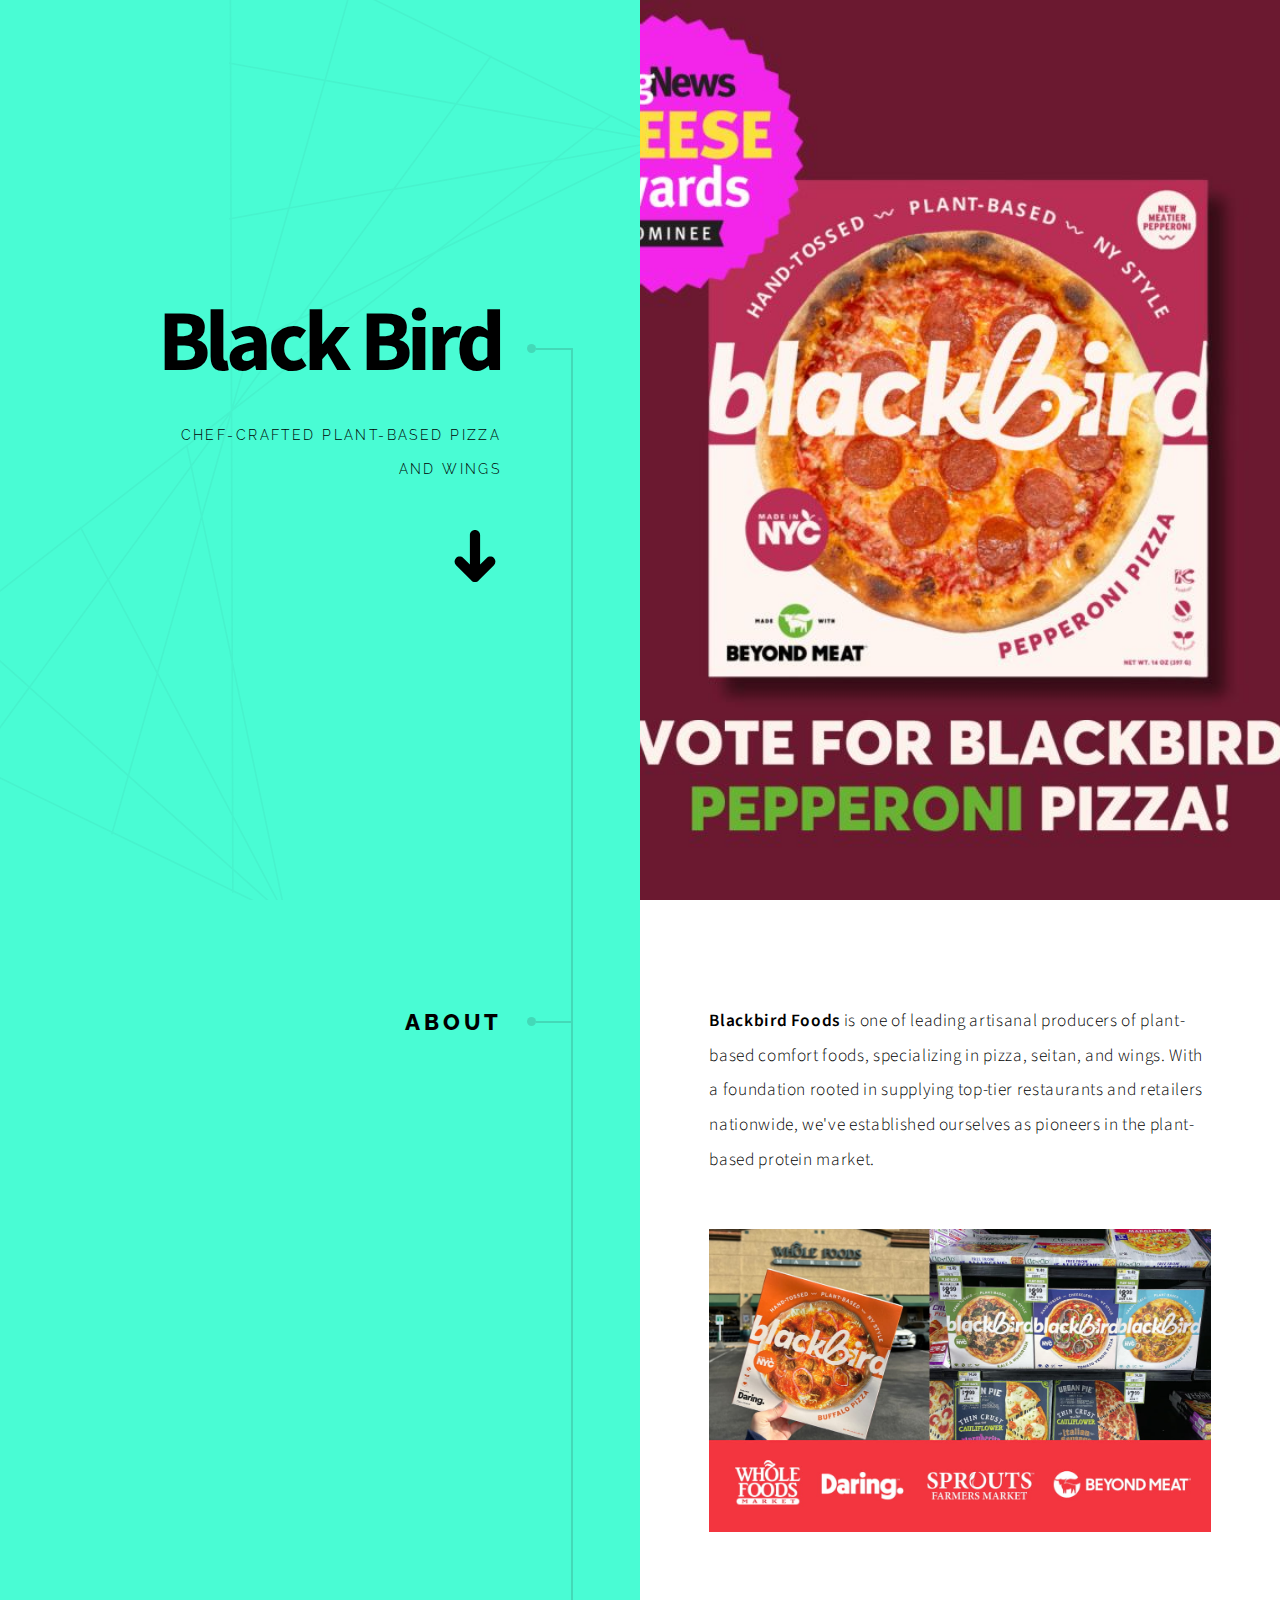
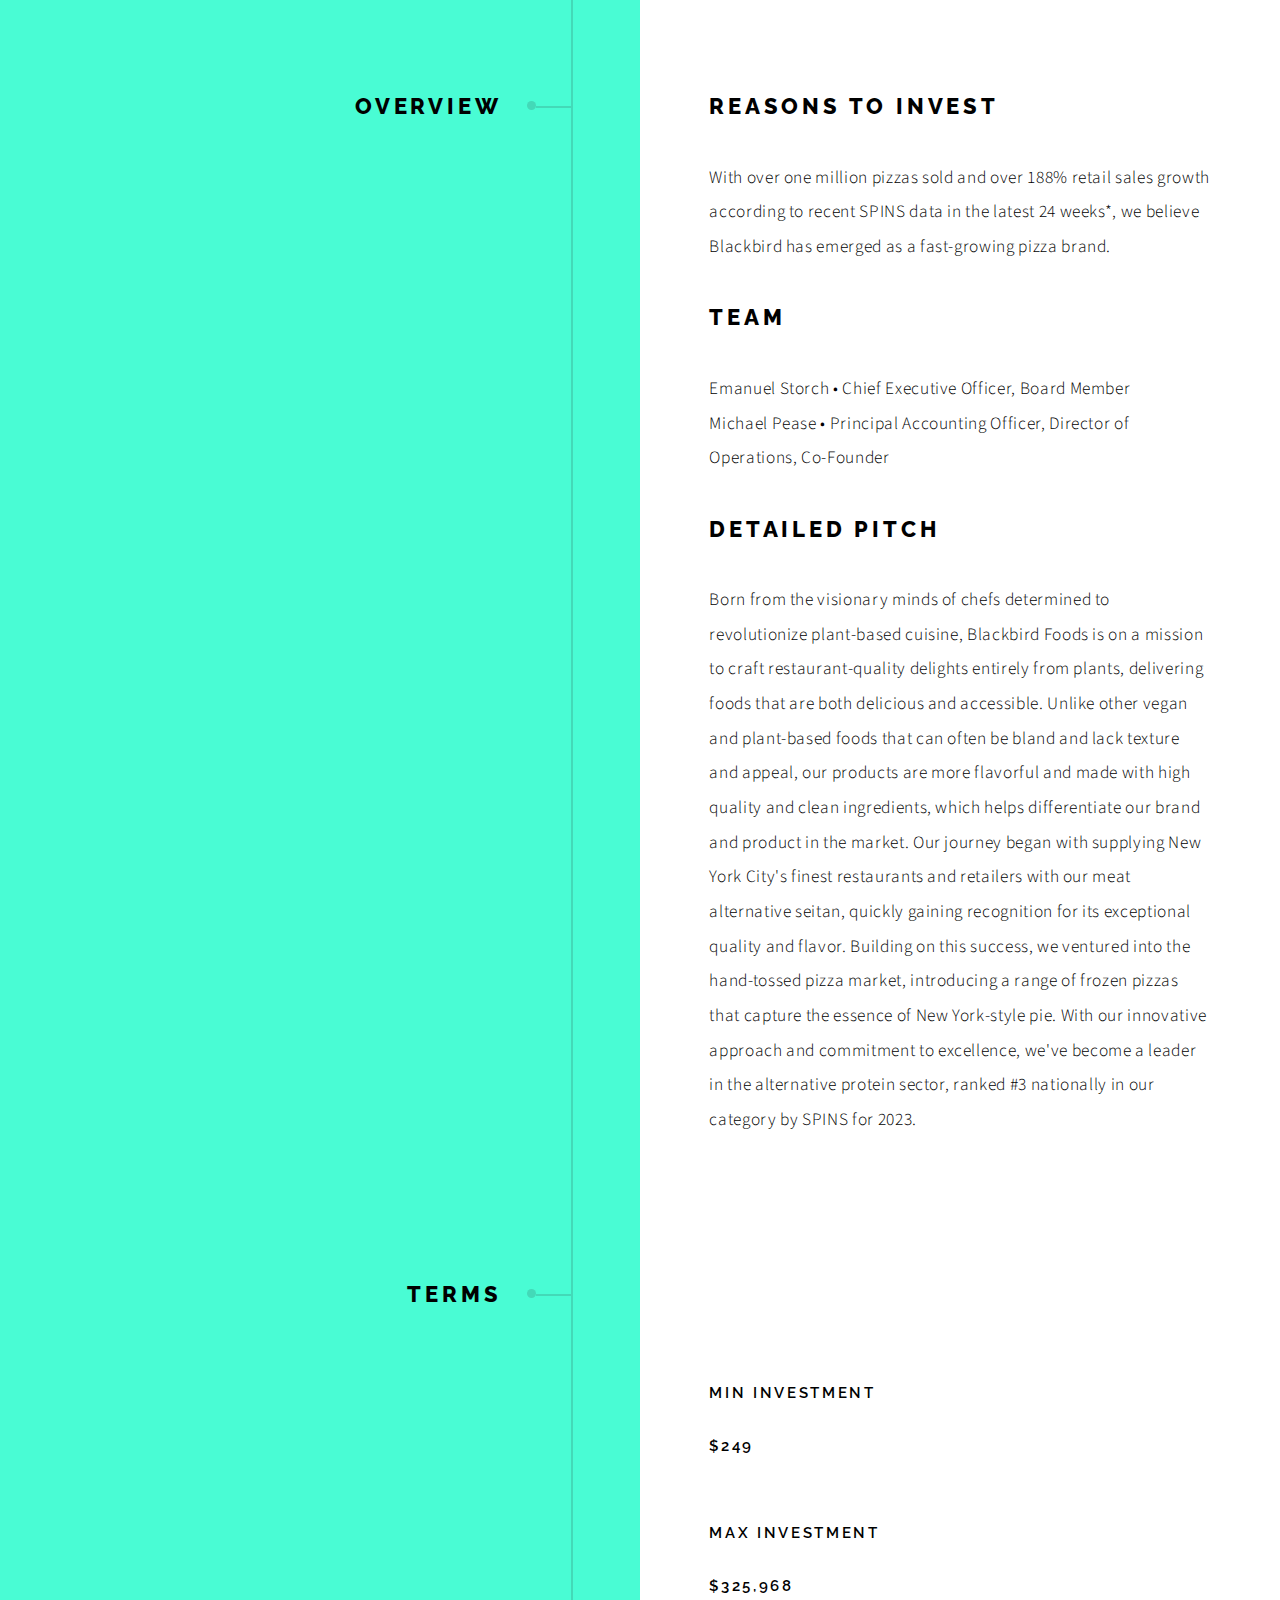
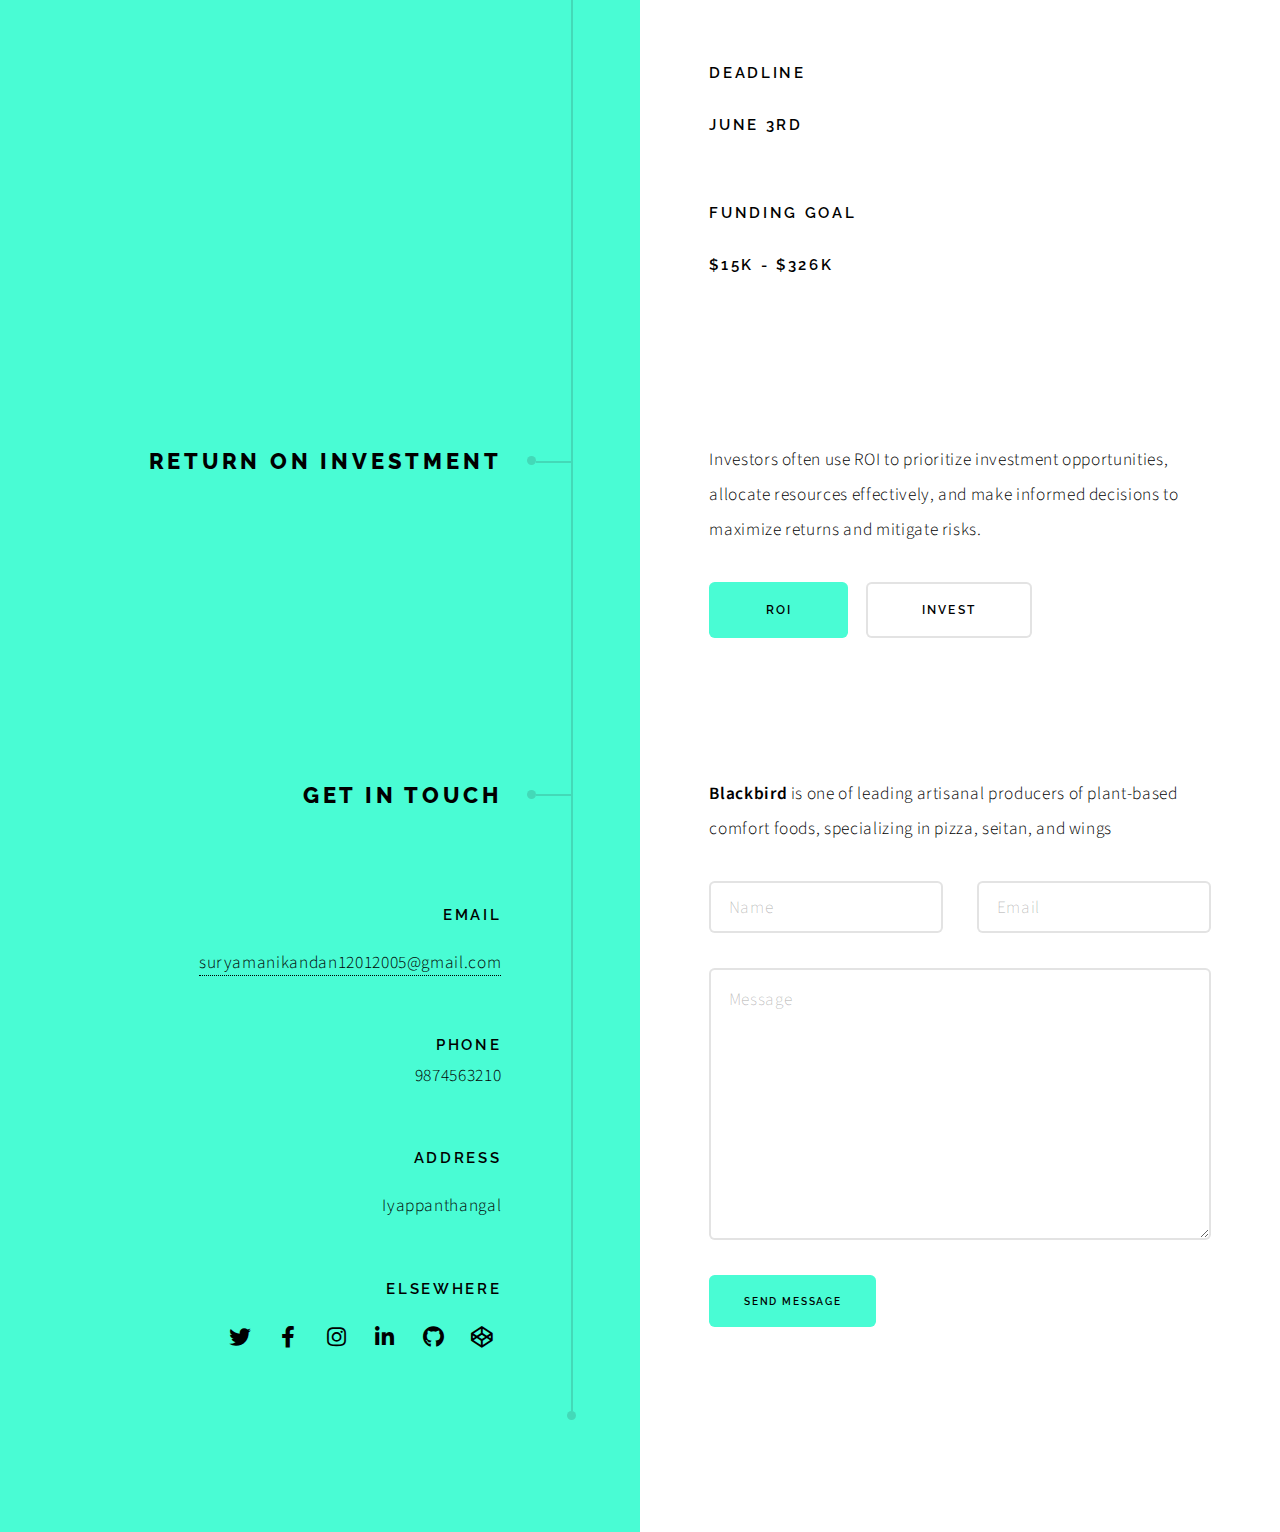
<file: desc/index.html>
<!DOCTYPE HTML>

<html>
	<head>
		<title>BlackBird</title>
		<meta charset="utf-8" />
		<meta name="viewport" content="width=device-width, initial-scale=1, user-scalable=no" />
		<meta name="description" content="" />
		<meta name="keywords" content="" />
		<link rel="stylesheet" href="assets/css/main.css" />
	</head>
	<body class="is-preload">

		<!-- Wrapper -->
			<div id="wrapper">

				<!-- Intro -->
					<section class="intro">
						<header>
							<h1>Black Bird</h1>
							<p>Chef-Crafted Plant-Based Pizza and Wings</p>
							<ul class="actions">
								<li><a href="#first" class="arrow scrolly"><span class="label">Next</span></a></li>
							</ul>
						</header>
						<div class="content">
							<span class="image fill" data-position="center"><img src="images/img7.jpeg" alt="" /></span>
						</div>
					</section>

				<!-- Section -->
					<section id="first">
						<header>
							<h2>About</h2>
						</header>
						<div class="content">
							<p><strong>Blackbird Foods</strong> is one of leading artisanal producers of plant-based comfort foods, specializing in pizza, seitan, and wings. With a foundation rooted in supplying top-tier restaurants and retailers nationwide, we've established ourselves as pioneers in the plant-based protein market.</p>
							<span class="image main"><img src="images/img2.jpg" alt="" /></span>
						</div>
					</section>

				<!-- Section -->
					<section>
						<header>
							<h2>Overview</h2>
						</header>
						<div class="content">
							<h2>REASONS TO INVEST</h2>
							<p>With over one million pizzas sold and over 188% retail sales growth according to recent SPINS data in the latest 24 weeks*, we believe Blackbird has emerged as a fast-growing pizza brand. </p>
							<h2>TEAM</h2>
							<p>Emanuel Storch • Chief Executive Officer, Board Member<br>Michael Pease • Principal Accounting Officer, Director of Operations, Co-Founder</p>
							<h2>DETAILED PITCH</h2>
							<p>Born from the visionary minds of chefs determined to revolutionize plant-based cuisine, Blackbird Foods is on a mission to craft restaurant-quality delights entirely from plants, delivering foods that are both delicious and accessible. Unlike other vegan and plant-based foods that can often be bland and lack texture and appeal, our products are more flavorful and made with high quality and clean ingredients, which helps differentiate our brand and product in the market.



								Our journey began with supplying New York City's finest restaurants and retailers with our meat alternative seitan, quickly gaining recognition for its exceptional quality and flavor. Building on this success, we ventured into the hand-tossed pizza market, introducing a range of frozen pizzas that capture the essence of New York-style pie. With our innovative approach and commitment to excellence, we've become a leader in the alternative protein sector, ranked #3 nationally in our category by SPINS for 2023.</p>

							
						</div>
					</section>

				<!-- Section -->
					<section>
						<header>
							<h2>Terms</h2>
						</header>
						<div class="content">
							
							<!-- Section -->
								<section>
									<header>
										
									</header>
									<div class="content">
										<h4>MIN INVESTMENT </h4> <h3>$249
										</h3>
										<br>
										<h4>MAX INVESTMENT </h4><h3>$325,968
										</h3>
										<br>
										<h4>DEADLINE</h4><h3>June 3rd</h3>
										<br>
										<h4>FUNDING GOAL</h4><h3>$15k - $326k</h3>
										<br>

					
									</div>
								</section>



						</div>
					</section>

				<!-- Section -->
					<section>
						<header>
							<h2>RETURN ON INVESTMENT</h2>
						</header>
						<div class="content">
							<p> Investors often use ROI to prioritize investment opportunities, allocate resources effectively, and make informed decisions to maximize returns and mitigate risks.</p>
							<ul class="actions">
								<li><a href="#" class="button primary large">ROI</a></li>
								<li><a href="#" class="button large">INVEST</a></li>
							</ul>
						</div>
					</section>

				<!-- Elements -->
				<!--
					<section>
						<header>
							<h2>Elements</h2>
						</header>
						<div class="content">

							<section>
								<header>
									<h3>Text</h3>
								</header>
								<div class="content">
									<p>This is <b>bold</b> and this is <strong>strong</strong>. This is <i>italic</i> and this is <em>emphasized</em>.
									This is <sup>superscript</sup> text and this is <sub>subscript</sub> text.
									This is <u>underlined</u> and this is code: <code>for (;;) { ... }</code>. Finally, <a href="#">this is a link</a>.</p>
									<hr />
									<h2>Heading Level 2</h2>
									<h3>Heading Level 3</h3>
									<h4>Heading Level 4</h4>
									<h5>Heading Level 5</h5>
									<hr />
									<h5>Blockquote</h5>
									<blockquote>Fringilla nisl. Donec accumsan interdum nisi, quis tincidunt felis sagittis eget tempus euismod. Vestibulum ante ipsum primis in faucibus vestibulum. Blandit adipiscing eu felis iaculis volutpat ac adipiscing accumsan faucibus. Vestibulum ante ipsum primis in faucibus lorem ipsum dolor sit amet nullam adipiscing eu felis.</blockquote>
									<h5>Preformatted</h5>
									<pre><code>i = 0;

while (!deck.isInOrder()) {
  print 'Iteration ' + i;
  deck.shuffle();
  i++;
}

print 'Sorted in ' + i + ' iterations.';</code></pre>
								</div>
							</section>

							<section>
								<header>
									<h3>Lists</h3>
								</header>
								<div class="content">

									<h4>Unordered</h4>
									<ul>
										<li>Dolor pulvinar etiam.</li>
										<li>Sagittis adipiscing.</li>
										<li>Felis enim feugiat.</li>
									</ul>

									<h4>Alternate</h4>
									<ul class="alt">
										<li>Dolor pulvinar etiam.</li>
										<li>Sagittis adipiscing.</li>
										<li>Felis enim feugiat.</li>
									</ul>

									<h4>Ordered</h4>
									<ol>
										<li>Dolor pulvinar etiam.</li>
										<li>Etiam vel felis viverra.</li>
										<li>Felis enim feugiat.</li>
										<li>Dolor pulvinar etiam.</li>
										<li>Etiam vel felis lorem.</li>
										<li>Felis enim et feugiat.</li>
									</ol>
									<h4>Icons</h4>
									<ul class="icons">
										<li><a href="#" class="icon brands fa-twitter"><span class="label">Twitter</span></a></li>
										<li><a href="#" class="icon brands fa-facebook-f"><span class="label">Facebook</span></a></li>
										<li><a href="#" class="icon brands fa-instagram"><span class="label">Instagram</span></a></li>
										<li><a href="#" class="icon brands fa-github"><span class="label">Github</span></a></li>
									</ul>

									<h4>Actions</h4>
									<ul class="actions">
										<li><a href="#" class="button primary">Default</a></li>
										<li><a href="#" class="button">Default</a></li>
									</ul>
									<ul class="actions stacked">
										<li><a href="#" class="button primary">Default</a></li>
										<li><a href="#" class="button">Default</a></li>
									</ul>
								</div>
							</section>

							<section>
								<header>
									<h3>Table</h3>
								</header>
								<div class="content">
									<h4>Default</h4>
									<div class="table-wrapper">
										<table>
											<thead>
												<tr>
													<th>Name</th>
													<th>Description</th>
													<th>Price</th>
												</tr>
											</thead>
											<tbody>
												<tr>
													<td>Item One</td>
													<td>Ante turpis integer aliquet porttitor.</td>
													<td>29.99</td>
												</tr>
												<tr>
													<td>Item Two</td>
													<td>Vis ac commodo adipiscing arcu aliquet.</td>
													<td>19.99</td>
												</tr>
												<tr>
													<td>Item Three</td>
													<td> Morbi faucibus arcu accumsan lorem.</td>
													<td>29.99</td>
												</tr>
												<tr>
													<td>Item Four</td>
													<td>Vitae integer tempus condimentum.</td>
													<td>19.99</td>
												</tr>
												<tr>
													<td>Item Five</td>
													<td>Ante turpis integer aliquet porttitor.</td>
													<td>29.99</td>
												</tr>
											</tbody>
											<tfoot>
												<tr>
													<td colspan="2"></td>
													<td>100.00</td>
												</tr>
											</tfoot>
										</table>
									</div>

									<h4>Alternate</h4>
									<div class="table-wrapper">
										<table class="alt">
											<thead>
												<tr>
													<th>Name</th>
													<th>Description</th>
													<th>Price</th>
												</tr>
											</thead>
											<tbody>
												<tr>
													<td>Item One</td>
													<td>Ante turpis integer aliquet porttitor.</td>
													<td>29.99</td>
												</tr>
												<tr>
													<td>Item Two</td>
													<td>Vis ac commodo adipiscing arcu aliquet.</td>
													<td>19.99</td>
												</tr>
												<tr>
													<td>Item Three</td>
													<td> Morbi faucibus arcu accumsan lorem.</td>
													<td>29.99</td>
												</tr>
												<tr>
													<td>Item Four</td>
													<td>Vitae integer tempus condimentum.</td>
													<td>19.99</td>
												</tr>
												<tr>
													<td>Item Five</td>
													<td>Ante turpis integer aliquet porttitor.</td>
													<td>29.99</td>
												</tr>
											</tbody>
											<tfoot>
												<tr>
													<td colspan="2"></td>
													<td>100.00</td>
												</tr>
											</tfoot>
										</table>
									</div>
								</div>
							</section>

							<section>
								<header>
									<h3>Buttons</h3>
								</header>
								<div class="content">
									<ul class="actions">
										<li><a href="#" class="button primary">Primary</a></li>
										<li><a href="#" class="button">Default</a></li>
									</ul>
									<ul class="actions">
										<li><a href="#" class="button large">Large</a></li>
										<li><a href="#" class="button">Default</a></li>
										<li><a href="#" class="button small">Small</a></li>
									</ul>
									<ul class="actions">
										<li><a href="#" class="button primary icon solid fa-download">Icon</a></li>
										<li><a href="#" class="button icon solid fa-download">Icon</a></li>
									</ul>
									<ul class="actions">
										<li><span class="button primary disabled">Disabled</span></li>
										<li><span class="button disabled">Disabled</span></li>
									</ul>
								</div>
							</section>

							<section>
								<header>
									<h3>Form</h3>
								</header>
								<div class="content">
									<form method="post" action="#">
										<div class="fields">
											<div class="field half">
												<label for="demo-name">Name</label>
												<input type="text" name="demo-name" id="demo-name" value="" placeholder="Jane Doe" />
											</div>
											<div class="field half">
												<label for="demo-email">Email</label>
												<input type="email" name="demo-email" id="demo-email" value="" placeholder="jane@untitled.tld" />
											</div>
											<div class="field">
												<label for="demo-category">Category</label>
												<select name="demo-category" id="demo-category">
													<option value="">-</option>
													<option value="1">Manufacturing</option>
													<option value="1">Shipping</option>
													<option value="1">Administration</option>
													<option value="1">Human Resources</option>
												</select>
											</div>
											<div class="field half">
												<input type="radio" id="demo-priority-low" name="demo-priority" checked>
												<label for="demo-priority-low">Low</label>
											</div>
											<div class="field half">
												<input type="radio" id="demo-priority-high" name="demo-priority">
												<label for="demo-priority-high">High</label>
											</div>
											<div class="field half">
												<input type="checkbox" id="demo-copy" name="demo-copy">
												<label for="demo-copy">Email me a copy</label>
											</div>
											<div class="field half">
												<input type="checkbox" id="demo-human" name="demo-human" checked>
												<label for="demo-human">Not a robot</label>
											</div>
											<div class="field">
												<label for="demo-message">Message</label>
												<textarea name="demo-message" id="demo-message" placeholder="Enter your message" rows="6"></textarea>
											</div>
										</div>
										<ul class="actions">
											<li><input type="submit" value="Send Message" class="primary" /></li>
											<li><input type="reset" value="Reset" /></li>
										</ul>
									</form>
								</div>
							</section>

						</div>
					</section>
				-->

				<!-- Section -->
					<section>
						<header>
							<h2>Get in touch</h2>
						</header>
						<div class="content">
							<p><strong>Blackbird</strong> is one of leading artisanal producers of plant-based comfort foods, specializing in pizza, seitan, and wings</p>
							<form>
								<div class="fields">
									<div class="field half">
										<input type="text" name="name" id="name" placeholder="Name" />
									</div>
									<div class="field half">
										<input type="email" name="email" id="email" placeholder="Email" />
									</div>
									<div class="field">
										<textarea name="message" id="message" placeholder="Message" rows="7"></textarea>
									</div>
								</div>
								<ul class="actions">
									<li><input type="submit" value="Send Message" class="button primary" /></li>
								</ul>
							</form>
						</div>
						<footer>
							<ul class="items">
								<li>
									<h3>Email</h3>
									<a href="#">suryamanikandan12012005@gmail.com</a>
								</li>
								<li>
									<h3>Phone</h3>9874563210</a>
								</li>
								<li>
									<h3>Address</h3>
									<span>Iyappanthangal</span>
								</li>
								<li>
									<h3>Elsewhere</h3>
									<ul class="icons">
										<li><a href="#" class="icon brands fa-twitter"><span class="label">Twitter</span></a></li>
										<li><a href="#" class="icon brands fa-facebook-f"><span class="label">Facebook</span></a></li>
										<li><a href="#" class="icon brands fa-instagram"><span class="label">Instagram</span></a></li>
										<li><a href="#" class="icon brands fa-linkedin-in"><span class="label">LinkedIn</span></a></li>
										<li><a href="#" class="icon brands fa-github"><span class="label">GitHub</span></a></li>
										<li><a href="#" class="icon brands fa-codepen"><span class="label">Codepen</span></a></li>
									</ul>
								</li>
							</ul>
						</footer>
					</section>

				<!-- Copyright -->
					

			</div>

		<!-- Scripts -->
			<script src="assets/js/jquery.min.js"></script>
			<script src="assets/js/jquery.scrolly.min.js"></script>
			<script src="assets/js/browser.min.js"></script>
			<script src="assets/js/breakpoints.min.js"></script>
			<script src="assets/js/util.js"></script>
			<script src="assets/js/main.js"></script>

	</body>
</html>
</file>
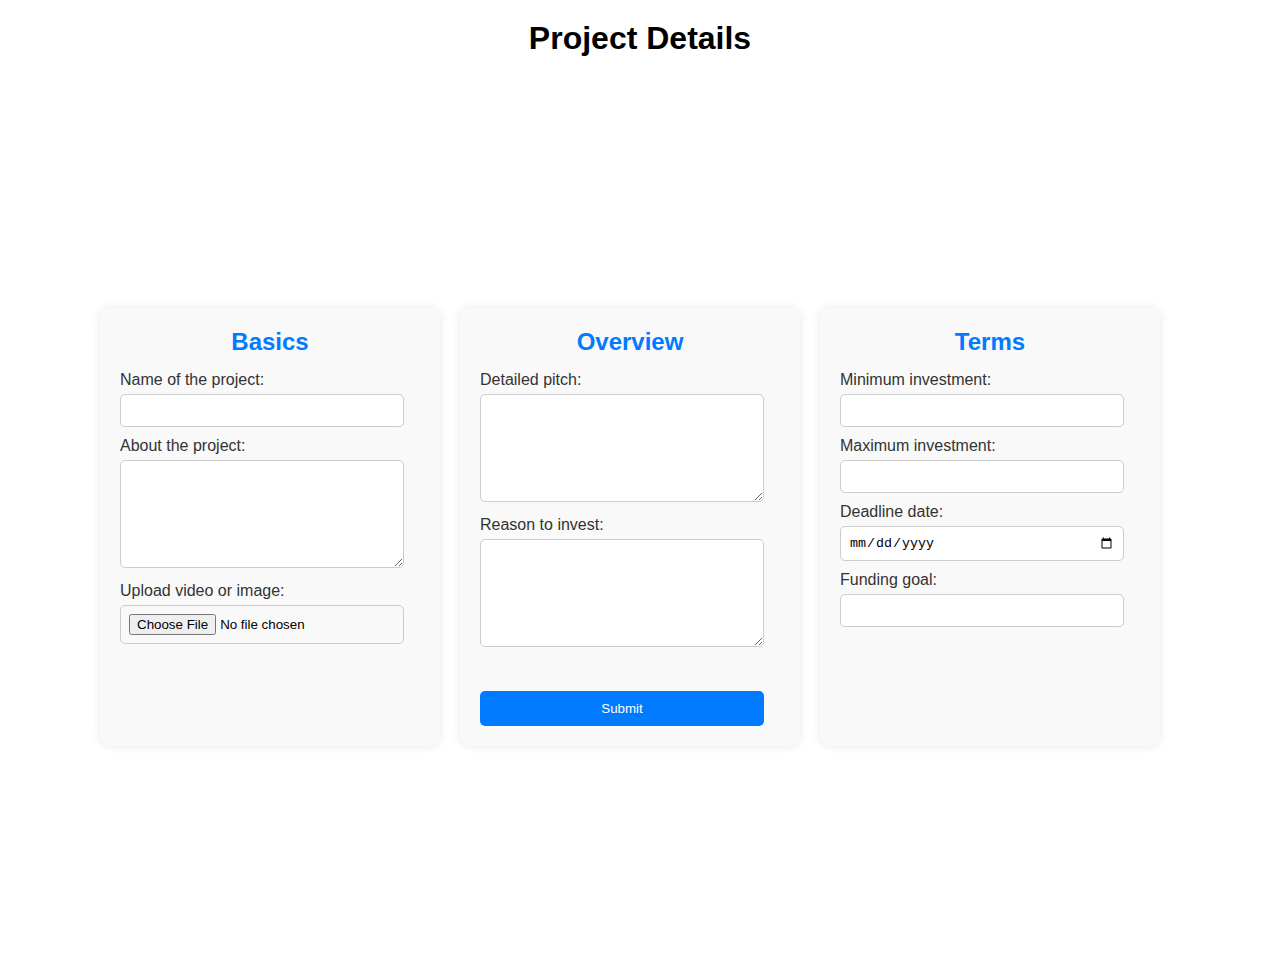
<file: ind.html>
<!DOCTYPE html>
<html lang="en">
<head>
    <meta charset="UTF-8">
    <meta name="viewport" content="width=device-width, initial-scale=1.0">
    <title>Project Details</title>
    <style>
        body {
            font-family: Arial, sans-serif;
            margin: 0;
            padding: 0;
        }

        header {
            text-align: center;
            padding: 20px 0;
        }

        .heading {
            margin: 0;
        }

        main {
            display: flex;
            justify-content: center;
            align-items: center;
            height: 100vh;
        }

        .card-container {
            display: flex;
            justify-content: space-between;
            flex-wrap: wrap;
            margin: 20px;
        }

        .card {
            width: 300px;
            padding: 20px;
            box-shadow: 0px 0px 10px rgba(0, 0, 0, 0.1);
            border-radius: 10px;
            background-color: #f9f9f9;
            margin-right: 20px; /* Add margin between cards */
        }

        .card-title {
            margin-top: 0;
            margin-bottom: 15px;
            text-align: center;
            color: #007bff;
        }

        form {
            text-align: left;
        }

        label {
            display: block;
            margin-bottom: 5px;
            color: #333;
        }

        input[type="text"],
        textarea,
        input[type="file"],
        input[type="date"] {
            width: calc(100% - 16px);
            padding: 8px;
            margin-bottom: 10px;
            border: 1px solid #ccc;
            border-radius: 5px;
            box-sizing: border-box;
        }

        button {
            width: calc(100% - 16px); /* Adjust button width */
            background-color: #007bff;
            color: #fff;
            border: none;
            border-radius: 5px;
            cursor: pointer;
            padding: 10px;
            transition: background-color 0.3s;
            margin-top: 30px;
        }

        button:hover {
            background-color: #0056b3;
        }
    </style>
</head>
<body>
<header>
    <h1 class="heading">Project Details</h1>
</header>
<main>
    <div class="card-container">
        <div class="card">
            <h2 class="card-title">Basics</h2>
            <form>
                <label for="project-name">Name of the project:</label>
                <input type="text" id="project-name" name="project-name">
                <label for="project-about">About the project:</label>
                <textarea id="project-about" name="project-about" rows="6"></textarea>
                <label for="upload-media">Upload video or image:</label>
                <input type="file" id="upload-media" name="upload-media">
                
            </form>
        </div>

        <div class="card">
            <h2 class="card-title">Overview</h2>
            <form>
                <label for="detailed-pitch">Detailed pitch:</label>
                <textarea id="detailed-pitch" name="detailed-pitch" rows="6"></textarea>
                <label for="reason-to-invest">Reason to invest:</label>
                <textarea id="reason-to-invest" name="reason-to-invest" rows="6"></textarea>
                <button>Submit</button>
            </form>
        </div>

        <div class="card">
            <h2 class="card-title">Terms</h2>
            <form>
                <label for="min-investment">Minimum investment:</label>
                <input type="text" id="min-investment" name="min-investment">
                <label for="max-investment">Maximum investment:</label>
                <input type="text" id="max-investment" name="max-investment">
                <label for="deadline-date">Deadline date:</label>
                <input type="date" id="deadline-date" name="deadline-date">
                <label for="funding-goal">Funding goal:</label>
                <input type="text" id="funding-goal" name="funding-goal">
                
            </form>
        </div>
    </div>
</main>
</body>
</html>
</file>
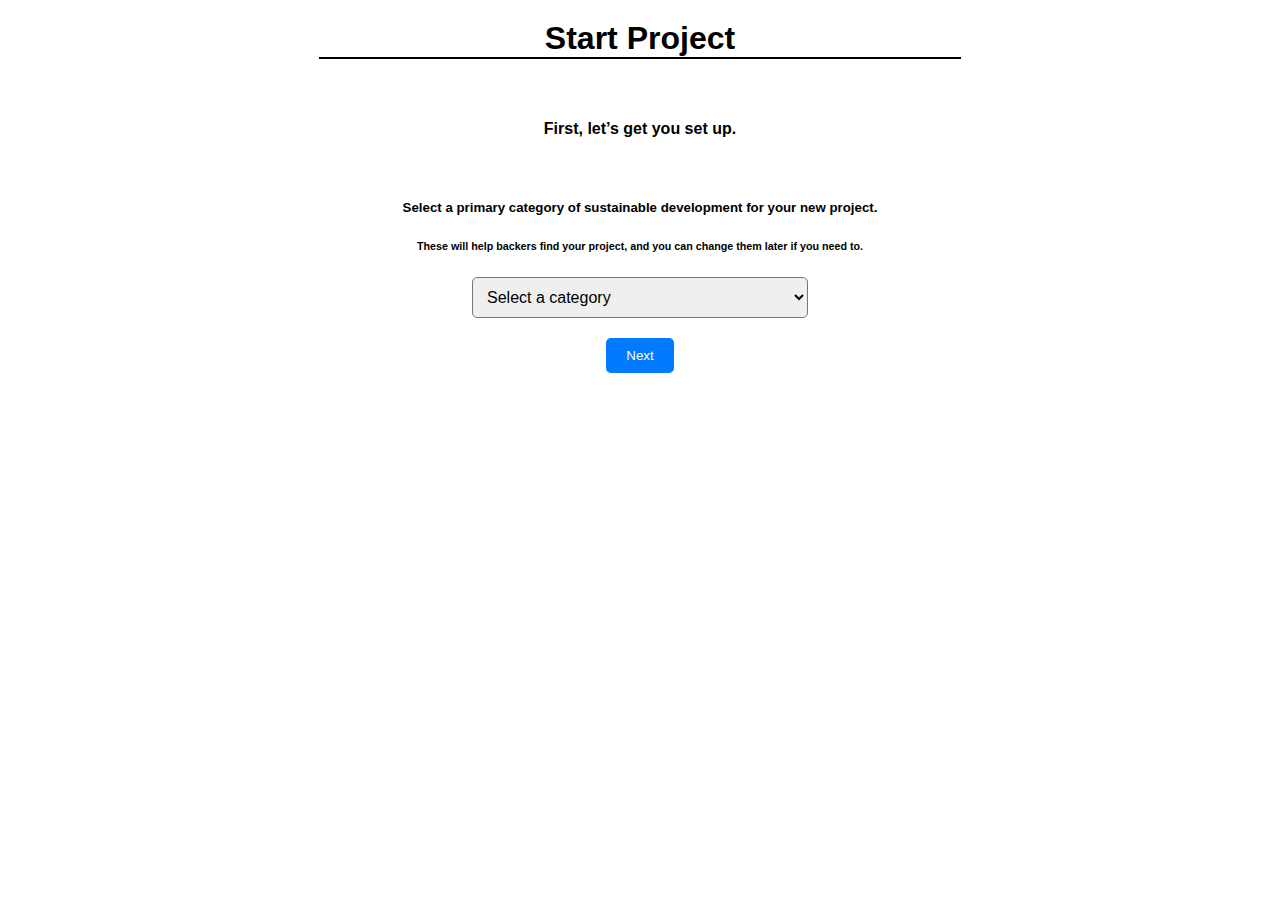
<file: inde.html>
<!DOCTYPE html>
<html lang="en">
<head>
    <meta charset="UTF-8">
    <meta name="viewport" content="width=device-width, initial-scale=1.0">
    <title>Start Project</title>
    <link rel="stylesheet" href="style.css">
</head>
<body>
    <header>
        <h1 class="heading">Start Project</h1>
        <hr class="line">
    </header>
    <main>
        <div class="instruction">
            <h4>First, let’s get you set up.</h4>
            <br>
            <h5>Select a primary category of sustainable development for your new project.</h5>
            <h6>These will help backers find your project, and you can change them later if you need to.</h6>
        </div>
        <div class="category-select">
            <select id="category">
                <option value="" disabled selected>Select a category</option>
                <option value="category1">No poverty</option>
                <option value="category2">Zero hunger</option>
                <option value="category2">Quality education</option>
                <option value="category2">Good health and well-being</option>
                <option value="category2">Gender equality</option>
                <option value="category2">Clean water and sanitation</option>
                <option value="category2">Affordable and clean energy</option>
                <option value="category2">Decent work and economic growth</option>
                <option value="category2"> Industry, innovation and infrastructure</option>
                <option value="category2"> Reduced inequalities</option>
                <option value="category2">Sustainable cities and communities </option>
                <option value="category2"> Responsible consumption and production</option>
                <option value="category2"> Climate action</option>
                <option value="category2">Life below water</option>
                <option value="category2"> Life on land</option>
                <option value="category2">Peace, justice, and strong institutions</option>
                <option value="category2">Partnerships for the goals </option>

                <!-- Add more options for the remaining categories -->
            </select>
        </div>
        <a href="ind.html">
            <button id="next-btn">Next</button>
        </a>
    </main>
</body>
</html>
</file>
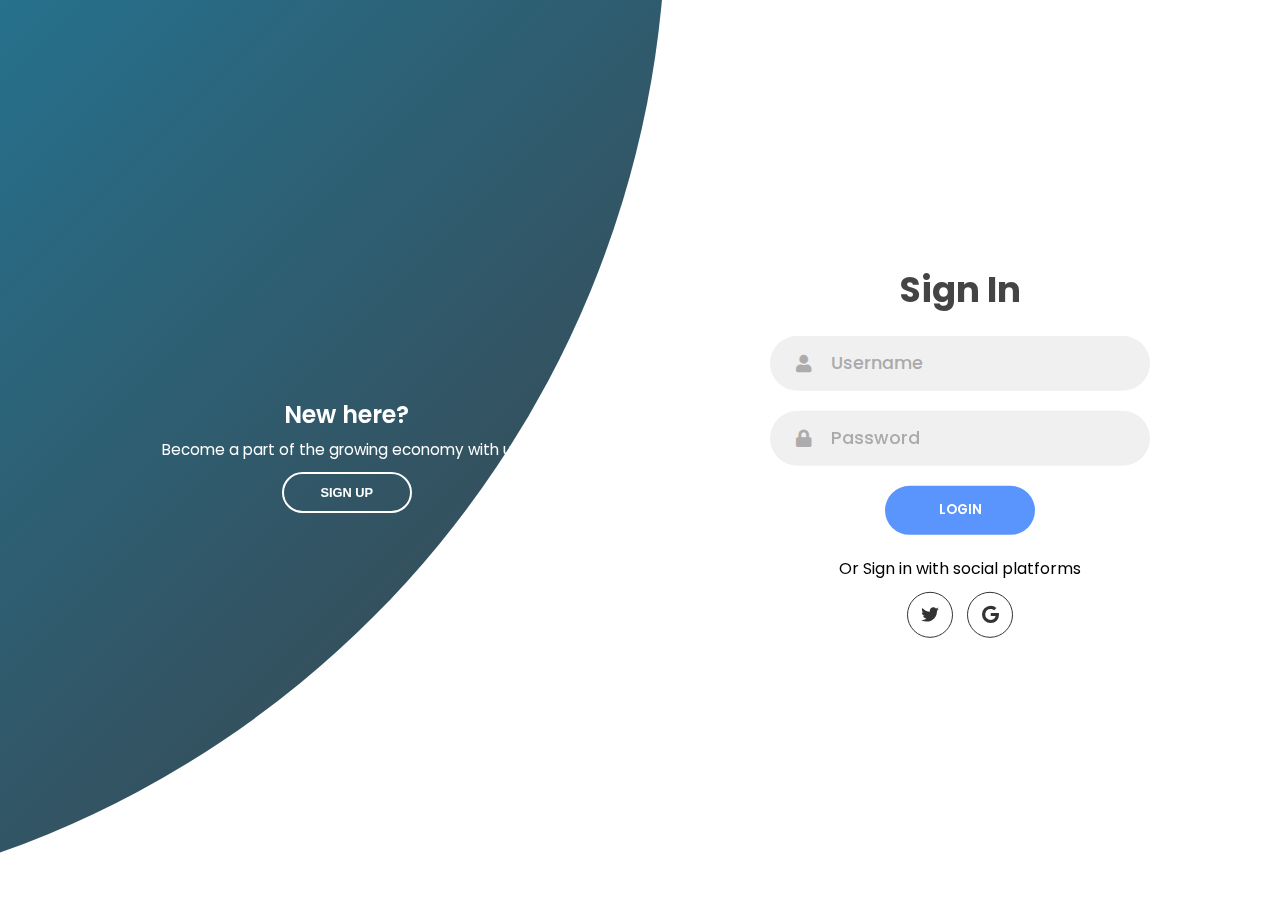
<file: login.html>
<!DOCTYPE html>
<html lang="en">
  <head>
    <meta charset="UTF-8" />
    <link href="https://cdnjs.cloudflare.com/ajax/libs/font-awesome/5.15.4/css/all.min.css" rel="stylesheet">
    <meta name="viewport" content="width=device-width, initial-scale=1.0" />
    <title>SignIn&SignUp</title>
    <style>
      @import url("https://fonts.googleapis.com/css2?family=Poppins:wght@200;300;400;500;600;700;800&display=swap");

* {
  margin: 0;
  padding: 0;
  box-sizing: border-box;
}

body,
input {
  font-family: "Poppins", sans-serif;
}

.container {
  position: relative;
  width: 100%;
  background-color: #fff;
  min-height: 100vh;
  overflow: hidden;
}

.forms-container {
  position: absolute;
  width: 100%;
  height: 100%;
  top: 0;
  left: 0;
}

.signin-signup {
  position: absolute;
  top: 50%;
  transform: translate(-50%, -50%);
  left: 75%;
  width: 50%;
  transition: 1s 0.7s ease-in-out;
  display: grid;
  grid-template-columns: 1fr;
  z-index: 5;
}

form {
  display: flex;
  align-items: center;
  justify-content: center;
  flex-direction: column;
  padding: 0rem 5rem;
  transition: all 0.2s 0.7s;
  overflow: hidden;
  grid-column: 1 / 2;
  grid-row: 1 / 2;
}

form.sign-up-form {
  opacity: 0;
  z-index: 1;
}

form.sign-in-form {
  z-index: 2;
}

.title {
  font-size: 2.2rem;
  color: #444;
  margin-bottom: 10px;
}

.input-field {
  max-width: 380px;
  width: 100%;
  background-color: #f0f0f0;
  margin: 10px 0;
  height: 55px;
  border-radius: 55px;
  display: grid;
  grid-template-columns: 15% 85%;
  padding: 0 0.4rem;
  position: relative;
}

.input-field i {
  text-align: center;
  line-height: 55px;
  color: #acacac;
  transition: 0.5s;
  font-size: 1.1rem;
}

.input-field input {
  background: none;
  outline: none;
  border: none;
  line-height: 1;
  font-weight: 600;
  font-size: 1.1rem;
  color: #333;
}

.input-field input::placeholder {
  color: #aaa;
  font-weight: 500;
}

.social-text {
  padding: 0.7rem 0;
  font-size: 1rem;
}

.social-media {
  display: flex;
  justify-content: center;
}

.social-icon {
  height: 46px;
  width: 46px;
  display: flex;
  justify-content: center;
  align-items: center;
  margin: 0 0.45rem;
  color: #333;
  border-radius: 50%;
  border: 1px solid #333;
  text-decoration: none;
  font-size: 1.1rem;
  transition: 0.3s;
}

.social-icon:hover {
  color: #4481eb;
  border-color: #4481eb;
}

.btn {
  width: 150px;
  background-color: #5995fd;
  border: none;
  outline: none;
  height: 49px;
  border-radius: 49px;
  color: #fff;
  text-transform: uppercase;
  font-weight: 600;
  margin: 10px 0;
  cursor: pointer;
  transition: 0.5s;
}

.btn:hover {
  background-color: #4d84e2;
}
.panels-container {
  position: absolute;
  height: 100%;
  width: 100%;
  top: 0;
  left: 0;
  display: grid;
  grid-template-columns: repeat(2, 1fr);
}

.container:before {
  content: "";
  position: absolute;
  height: 2000px;
  width: 2000px;
  top: -10%;
  right: 48%;
  transform: translateY(-50%);
  background-image: linear-gradient(-45deg, #3c3e43 0%, #04befe 100%);
  transition: 1.8s ease-in-out;
  border-radius: 50%;
  z-index: 6;
}

.image {
  width: 100%;
  transition: transform 1.1s ease-in-out;
  transition-delay: 0.4s;
}

.panel {
  display: flex;
  flex-direction: column;
  align-items: flex-end;
  justify-content: space-around;
  text-align: center;
  z-index: 6;
}

.left-panel {
  pointer-events: all;
  padding: 3rem 17% 2rem 12%;
}

.right-panel {
  pointer-events: none;
  padding: 3rem 12% 2rem 17%;
}

.panel .content {
  color: #fff;
  transition: transform 0.9s ease-in-out;
  transition-delay: 0.6s;
}

.panel h3 {
  font-weight: 600;
  line-height: 1;
  font-size: 1.5rem;
}

.panel p {
  font-size: 0.95rem;
  padding: 0.7rem 0;
}

.btn.transparent {
  margin: 0;
  background: none;
  border: 2px solid #fff;
  width: 130px;
  height: 41px;
  font-weight: 600;
  font-size: 0.8rem;
}

.right-panel .image,
.right-panel .content {
  transform: translateX(800px);
}

/* ANIMATION */

.container.sign-up-mode:before {
  transform: translate(100%, -50%);
  right: 52%;
}

.container.sign-up-mode .left-panel .image,
.container.sign-up-mode .left-panel .content {
  transform: translateX(-800px);
}

.container.sign-up-mode .signin-signup {
  left: 25%;
}

.container.sign-up-mode form.sign-up-form {
  opacity: 1;
  z-index: 2;
}

.container.sign-up-mode form.sign-in-form {
  opacity: 0;
  z-index: 1;
}

.container.sign-up-mode .right-panel .image,
.container.sign-up-mode .right-panel .content {
  transform: translateX(0%);
}

.container.sign-up-mode .left-panel {
  pointer-events: none;
}

.container.sign-up-mode .right-panel {
  pointer-events: all;
}

@media (max-width: 870px) {
  .container {
    min-height: 800px;
    height: 100vh;
  }
  .signin-signup {
    width: 100%;
    top: 95%;
    transform: translate(-50%, -100%);
    transition: 1s 0.8s ease-in-out;
  }

  .signin-signup,
  .container.sign-up-mode .signin-signup {
    left: 50%;
  }

  .panels-container {
    grid-template-columns: 1fr;
    grid-template-rows: 1fr 2fr 1fr;
  }

  .panel {
    flex-direction: row;
    justify-content: space-around;
    align-items: center;
    padding: 2.5rem 8%;
    grid-column: 1 / 2;
  }

  .right-panel {
    grid-row: 3 / 4;
  }

  .left-panel {
    grid-row: 1 / 2;
  }

  .image {
    width: 200px;
    transition: transform 0.9s ease-in-out;
    transition-delay: 0.6s;
  }

  .panel .content {
    padding-right: 15%;
    transition: transform 0.9s ease-in-out;
    transition-delay: 0.8s;
  }

  .panel h3 {
    font-size: 1.2rem;
  }

  .panel p {
    font-size: 0.7rem;
    padding: 0.5rem 0;
  }

  .btn.transparent {
    width: 110px;
    height: 35px;
    font-size: 0.7rem;
  }

  .container:before {
    width: 1500px;
    height: 1500px;
    transform: translateX(-50%);
    left: 30%;
    bottom: 68%;
    right: initial;
    top: initial;
    transition: 2s ease-in-out;
  }

  .container.sign-up-mode:before {
    transform: translate(-50%, 100%);
    bottom: 32%;
    right: initial;
  }

  .container.sign-up-mode .left-panel .image,
  .container.sign-up-mode .left-panel .content {
    transform: translateY(-300px);
  }

  .container.sign-up-mode .right-panel .image,
  .container.sign-up-mode .right-panel .content {
    transform: translateY(0px);
  }

  .right-panel .image,
  .right-panel .content {
    transform: translateY(300px);
  }

  .container.sign-up-mode .signin-signup {
    top: 5%;
    transform: translate(-50%, 0);
  }
}

@media (max-width: 570px) {
  form {
    padding: 0 1.5rem;
  }

  .image {
    display: none;
  }
  .panel .content {
    padding: 0.5rem 1rem;
  }
  .container {
    padding: 1.5rem;
  }

  .container:before {
    bottom: 72%;
    left: 50%;
  }

  .container.sign-up-mode:before {
    bottom: 28%;
    left: 50%;
  }
}
    </style>
    
  
  </head>
  <body>
    <div class="container">
      <div class="forms-container">
        <div class="signin-signup">
          <form action="" class="sign-in-form">
            <h2 class="title">Sign In</h2>
            <div class="input-field">
              <i class="fas fa-user"></i>
              <input type="text" placeholder="Username" />
            </div>
            <div class="input-field">
              <i class="fas fa-lock"></i>
              <input type="password" placeholder="Password" />
            </div>
            <input type="submit" value="Login" class="btn solid" />

            <p class="social-text">Or Sign in with social platforms</p>
            <div class="social-media">
              
              </a>
              <a href="#" class="social-icon">
                <i class="fab fa-twitter"></i>
              </a>
              <a href="#" class="social-icon">
                <i class="fab fa-google"></i>
              </a>
             
            </div>
          </form>


          <form action="" class="sign-up-form">
            <h2 class="title">Sign Up</h2>
            <div class="input-field">
              <i class="fas fa-user"></i>
              <input type="text" placeholder="Username" />
            </div>
            <div class="input-field">
              <i class="fas fa-envelope"></i>
              <input type="email" placeholder="Email" />
            </div>
            <div class="input-field">
              <i class="fas fa-lock"></i>
              <input type="password" placeholder="Password" />
            </div>
            <input type="submit" value="Sign Up" class="btn solid" />

            <p class="social-text">Or Sign up with social platforms</p>
            <div class="social-media">
              <a href="#" class="social-icon">
                <i class="fab fa-twitter"></i>
              </a>
              <a href="#" class="social-icon">
                <i class="fab fa-google"></i>
              </a>

            </div>
          </form>
        </div>
      </div>
      <div class="panels-container">

        <div class="panel left-panel">
            <div class="content">
                <h3>New here?</h3>
                <p>Become a part of the growing
                  economy with us.!!</p>
                <button class="btn transparent" id="sign-up-btn">Sign Up</button>
            </div>
            
        </div>

        <div class="panel right-panel">
            <div class="content">
                <h3>One of us?</h3>
                <p>    Exciting investing oppurtunities and innovative projects awaits!!.</p>
                <button class="btn transparent" id="sign-in-btn">Sign In</button>
            </div>
            
        </div>
      </div>
    </div>

    <script>
      const sign_in_btn = document.querySelector("#sign-in-btn");
      const sign_up_btn = document.querySelector("#sign-up-btn");
      const container = document.querySelector(".container");

      sign_up_btn.addEventListener('click', () =>{
          container.classList.add("sign-up-mode");
      });

      sign_in_btn.addEventListener('click', () =>{
          container.classList.remove("sign-up-mode");
      });
    </script>
  </body>
</html>
</file>
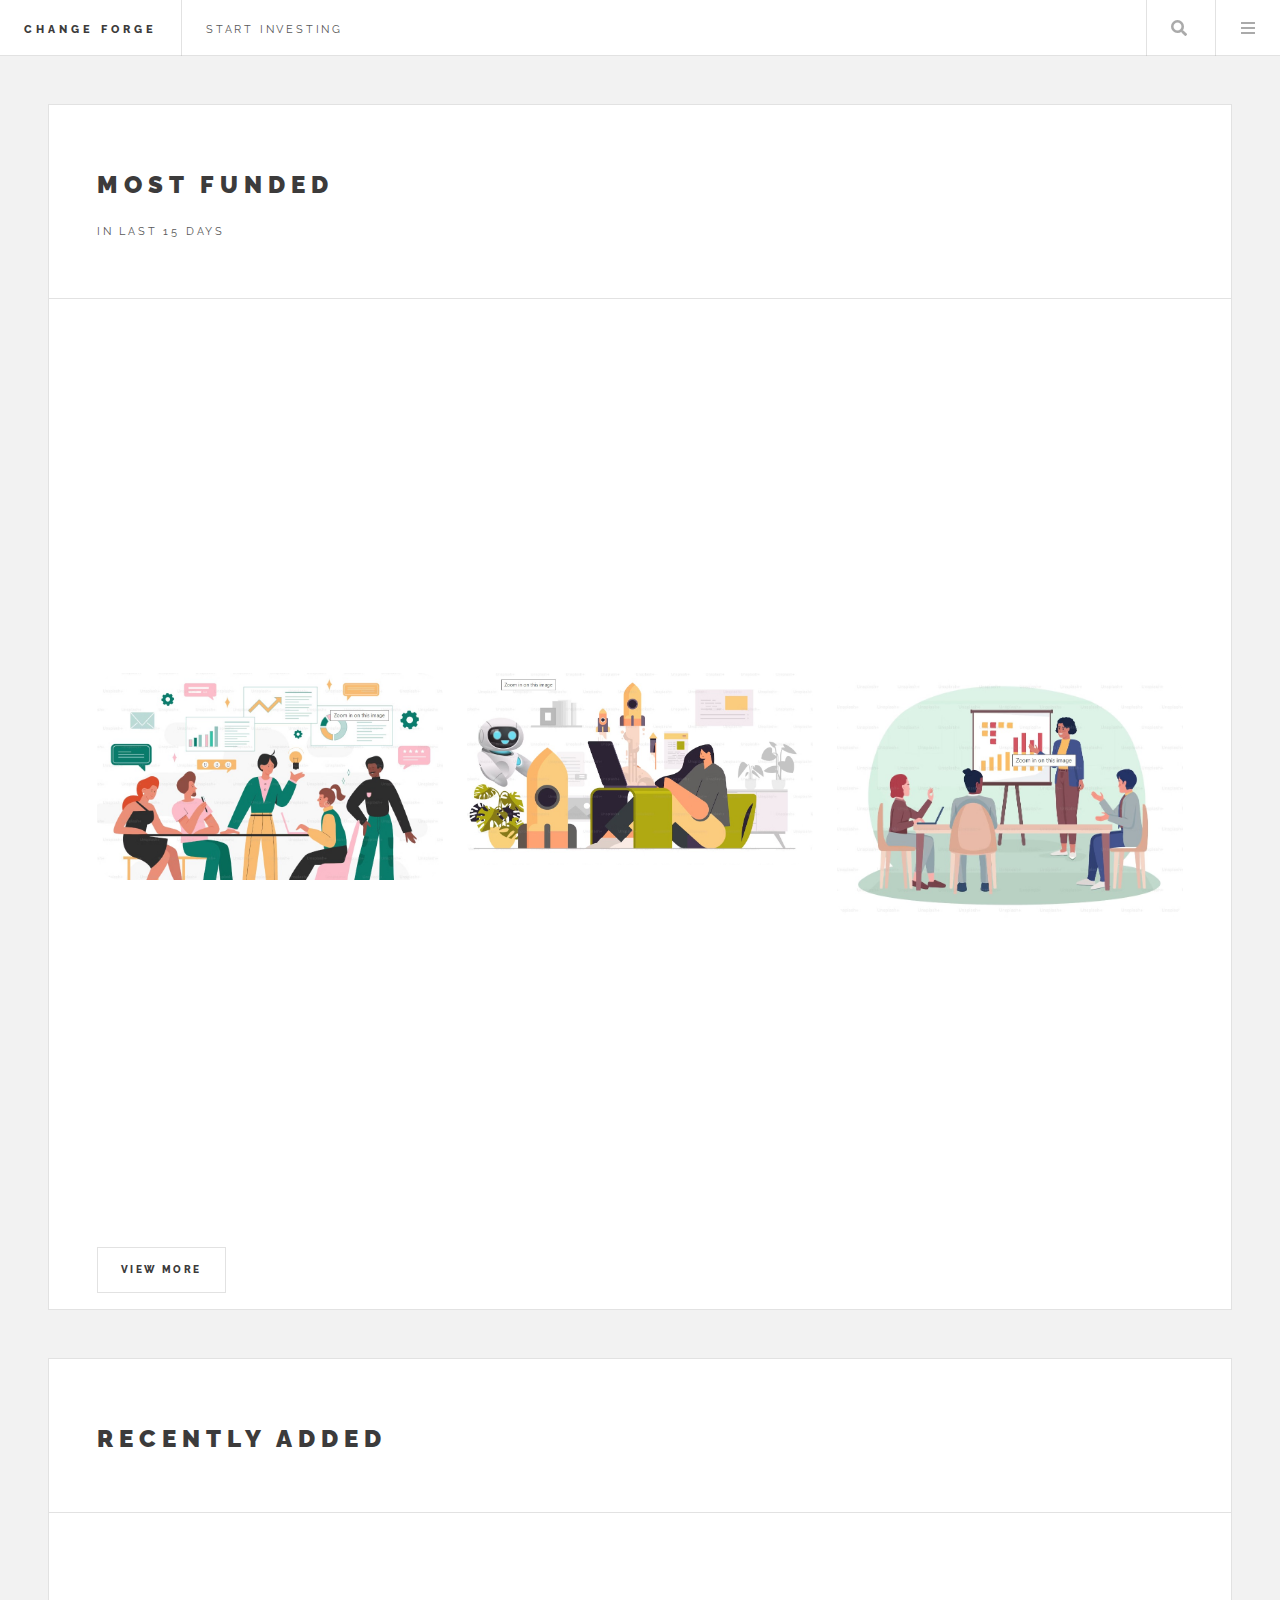
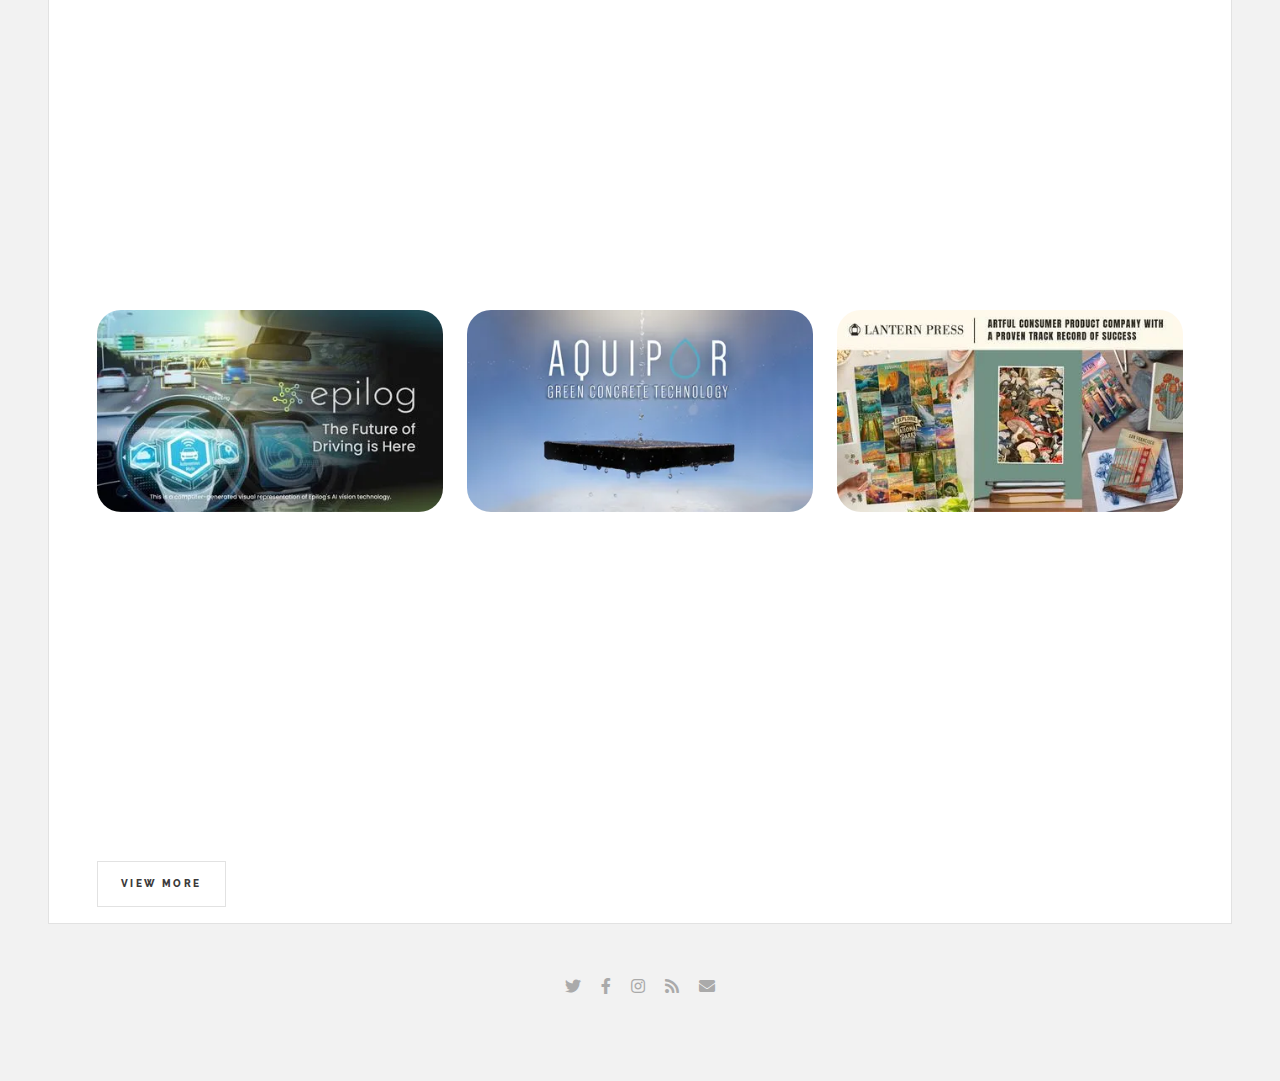
<file: single.html>
<!DOCTYPE HTML>
<!--
	Future Imperfect by HTML5 UP
	html5up.net | @ajlkn
	Free for personal and commercial use under the CCA 3.0 license (html5up.net/license)
-->
<html>
	<head>
		<title>Single - Future Imperfect by HTML5 UP</title>
		<meta charset="utf-8" />
		<meta name="viewport" content="width=device-width, initial-scale=1, user-scalable=no" />
		<link rel="stylesheet" href="assets/css/main.css" />
		<style>
			/*=============== GOOGLE FONTS ===============*/
   @import url("https://fonts.googleapis.com/css2?family=Poppins:wght@400;500&display=swap");
   
   /*=============== VARIABLES CSS ===============*/
   :root {
	 /*========== Colors ==========*/
	 /*Color mode HSL(hue, saturation, lightness)*/
	 --first-color: hsl(82, 60%, 28%);
	 --title-color: hsl(0, 0%, 15%);
	 --text-color: hsl(0, 0%, 35%);
	 --body-color: hsl(0, 0%, 95%);
	 --container-color: hsl(0, 0%, 100%);
   
	 /*========== Font and typography ==========*/
	 /*.5rem = 8px | 1rem = 16px ...*/
	 --body-font: "Poppins", sans-serif;
	 --h2-font-size: 1.25rem;
	 --small-font-size: .813rem;
   }
   
   /*========== Responsive typography ==========*/
   @media screen and (min-width: 1120px) {
	 :root {
	   --h2-font-size: 1.5rem;
	   --small-font-size: .875rem;
	 }
   }
   
   /*=============== BASE ===============*/
   * {
	 box-sizing: border-box;
	 padding: 0;
	 margin: 0;
   }
   
   body {
	 font-family: var(--body-font);
	 background-color: var(--body-color);
	 color: var(--text-color);
   }
   
   img {
	 display: block;
	 max-width: 100%;
	 height: auto;
   }
   
   /*=============== CARD ===============*/
   .container {
	 display: grid;
	 place-items: center;
	 padding-block: 1rem;
   }
   .gribox{
	margin-top: 0;

   }
   
   .card__container {
	 display: grid;
	 row-gap: 3.5rem;
   }
   
   .card__article {
	 position: relative;
	 overflow: hidden;
   }
   
   .card__img {
	 width: 328px;
	 border-radius: 1.5rem;
   }
   
   .card__data {
	 width: 280px;
	 background-color: var(--container-color);
	 padding: 1.5rem 2rem;
	 box-shadow: 0 8px 24px hsla(0, 0%, 0%, .15);
	 border-radius: 1rem;
	 position: absolute;
	 bottom: -9rem;
	 left: 0;
	 right: 0;
	 margin-inline: auto;
	 opacity: 0;
	 transition: opacity 1s 1s;
   }
   
   .card__description {
	 display: block;
	 font-size: var(--small-font-size);
	 margin-bottom: .25rem;
   }
   
   .card__title {
	 font-size: var(--h2-font-size);
	 font-weight: 500;
	 color: var(--title-color);
	 margin-bottom: .75rem;
   }
   
   .card__button {
	 text-decoration: none;
	 font-size: var(--small-font-size);
	 font-weight: 500;
	 color: var(--first-color);
   }
   
   .card__button:hover {
	 text-decoration: underline;
   }
   
   /* Naming animations in hover */
   .card__article:hover .card__data {
	 animation: show-data 1s forwards;
	 opacity: 1;
	 transition: opacity .3s;
   }
   
   .card__article:hover {
	 animation: remove-overflow 2s forwards;
   }
   
   .card__article:not(:hover) {
	 animation: show-overflow 2s forwards;
   }
   
   .card__article:not(:hover) .card__data {
	 animation: remove-data 1s forwards;
   }
   
   /* Card animation */
   @keyframes show-data {
	 50% {
	   transform: translateY(-10rem);
	 }
	 100% {
	   transform: translateY(-7rem);
	 }
   }
   
   @keyframes remove-overflow {
	 to {
	   overflow: initial;
	 }
   }
   
   @keyframes remove-data {
	 0% {
	   transform: translateY(-7rem);
	 }
	 50% {
	   transform: translateY(-10rem);
	 }
	 100% {
	   transform: translateY(.5rem);
	 }
   }
   
   @keyframes show-overflow {
	 0% {
	   overflow: initial;
	   pointer-events: none;
	 }
	 50% {
	   overflow: hidden;
	 }
   }
   
   /*=============== BREAKPOINTS ===============*/
   /* For small devices */
   @media screen and (max-width: 340px) {
	 .container {
	   margin-inline: 1rem;
	 }
   
	 .card__data {
	   width: 250px;
	   padding: 1rem;
	 }
   }
   
   /* For medium devices */
   @media screen and (min-width: 768px) {
	 .card__container {
	   grid-template-columns: repeat(2, 1fr);
	   column-gap: 1.5rem;
	 }
   }
   
   /* For large devices */
   @media screen and (min-width: 1120px) {
	 .container {
	   height: 100vh;
	 }
   
	 .card__container {
	   grid-template-columns: repeat(3, 1fr);
	 }
	 .card__img {
	   width: 348px;
	 }
	 .card__data {
	   width: 316px;
	   padding-inline: 2.5rem;
	 }
   }
   
		 </style>
	</head>
	<body class="single is-preload">

		<!-- Wrapper -->
			<div id="wrapper">

				<!-- Header -->
					<header id="header">
						<h1><a href="index.html">Change Forge</a></h1>
						<nav class="links">
							<ul>
								<li><a href="#">Start Investing</a></li>
								

							</ul>
						</nav>
						<nav class="main">
							<ul>
								<li class="search">
									<a class="fa-search" href="#search">Search</a>
									<form id="search" method="get" action="#">
										<input type="text" name="query" placeholder="Search" />
									</form>
								</li>
								<li class="menu">
									<a class="fa-bars" href="#menu">Menu</a>
								</li>
							</ul>
						</nav>
					</header>

				<!-- Menu -->
					<section id="menu">

						<!-- Search -->
							<section>
								<form class="search" method="get" action="#">
									<input type="text" name="query" placeholder="Search" />
								</form>
							</section>

						<!-- Links -->
							<section>
								<ul class="links">
								
									<li>
										<a href="#">
											<h3>My wishlist</h3>
										
										</a>
									</li>
									<li>
										<a href="#">
											<h3>Explore premium </h3>
							
										</a>
									</li>
									<li>
										<a href="#">
											<h3>Settings</h3>
									
										</a>
									</li>
								</ul>
							</section>

						<!-- Actions -->
							<section>
								<ul class="actions stacked">
									<li><a href="#" class="button large fit">Log In</a></li>
								</ul>
							</section>

					</section>
					<div id="main">

						<!-- Post -->
							<article class="post">
								<header>
									<div class="title">
										<h2><a href="#">MOST Funded</a></h2>
										<p>in last 15 days</p>
									</div>	
								</header>
								<span class="gribox">
									<div class="container">
										<div class="card__container">
										   <article class="card__article">
											  <img src="images/2nd.jpeg" alt="image" class="card__img">
							   
											  <div class="card__data">
												 <span class="card__description">Project Name</span>
												 <h2 class="card__title">Sustainable Dev</h2>
												 <a href="#" class="card__button">Read More</a>
											  </div>
										   </article>
							   
										   <article class="card__article">
											  <img src="images/1sr.jpeg" alt="image" class="card__img">
							   
											  <div class="card__data">
												 <span class="card__description">Project name</span>
												 <h2 class="card__title">Sustainable Dev</h2>
												 <a href="#" class="card__button">Read More</a>
											  </div>
										   </article>
							   
										   <article class="card__article">
											  <img src="images/3rd.jpeg" alt="image" class="card__img">
							   
											  <div class="card__data">
												 <span class="card__description">Project name</span>
												 <h2 class="card__title">sustainable Dev</h2>
												 <a href="#" class="card__button">Read More</a>
											  </div>
										   </article>
										</div>
									 </div></span>
									 <button class="newbutton">View More</button>
									 
										
									
								
							</article>

					</div>
				</section>
				<div id="main">

					<!-- Post -->
						<article class="post">
							<header>
								<div class="title">
									<h2><a href="#">Recently added</a></h2>
									
								</div>	
							</header>
							<span class="gribox">
								<div class="container">
									<div class="card__container">
									   <article class="card__article">
										  <img src="images/9th.webp" alt="image" class="card__img">
						   
										  <div class="card__data">
											 <span class="card__description">Project Name</span>
											 <h2 class="card__title">Sustainable Dev</h2>
											 <a href="#" class="card__button">Read More</a>
										  </div>
									   </article>
						   
									   <article class="card__article">
										  <img src="images/8th.webp" alt="image" class="card__img">
						   
										  <div class="card__data">
											 <span class="card__description">Project name</span>
											 <h2 class="card__title">Sustainable Dev</h2>
											 <a href="#" class="card__button">Read More</a>
										  </div>
									   </article>
						   
									   <article class="card__article">
										  <img src="images/7th.webp" alt="image" class="card__img">
						   
										  <div class="card__data">
											 <span class="card__description">Project name</span>
											 <h2 class="card__title">sustainable Dev</h2>
											 <a href="#" class="card__button">Read More</a>
										  </div>
									   </article>
									</div>
								 </div></span>
								 <button class="newbutton">View More</button>
								 
									
								
							
						</article>

				</div>
					

				

				<!-- Footer -->
					<section id="footer">
						<ul class="icons">
							<li><a href="#" class="icon brands fa-twitter"><span class="label">Twitter</span></a></li>
							<li><a href="#" class="icon brands fa-facebook-f"><span class="label">Facebook</span></a></li>
							<li><a href="#" class="icon brands fa-instagram"><span class="label">Instagram</span></a></li>
							<li><a href="#" class="icon solid fa-rss"><span class="label">RSS</span></a></li>
							<li><a href="#" class="icon solid fa-envelope"><span class="label">Email</span></a></li>
						</ul>
						
					</section>

			</div>

		<!-- Scripts -->
			<script src="assets/js/jquery.min.js"></script>
			<script src="assets/js/browser.min.js"></script>
			<script src="assets/js/breakpoints.min.js"></script>
			<script src="assets/js/util.js"></script>
			<script src="assets/js/main.js"></script>

	</body>
</html>
</file>
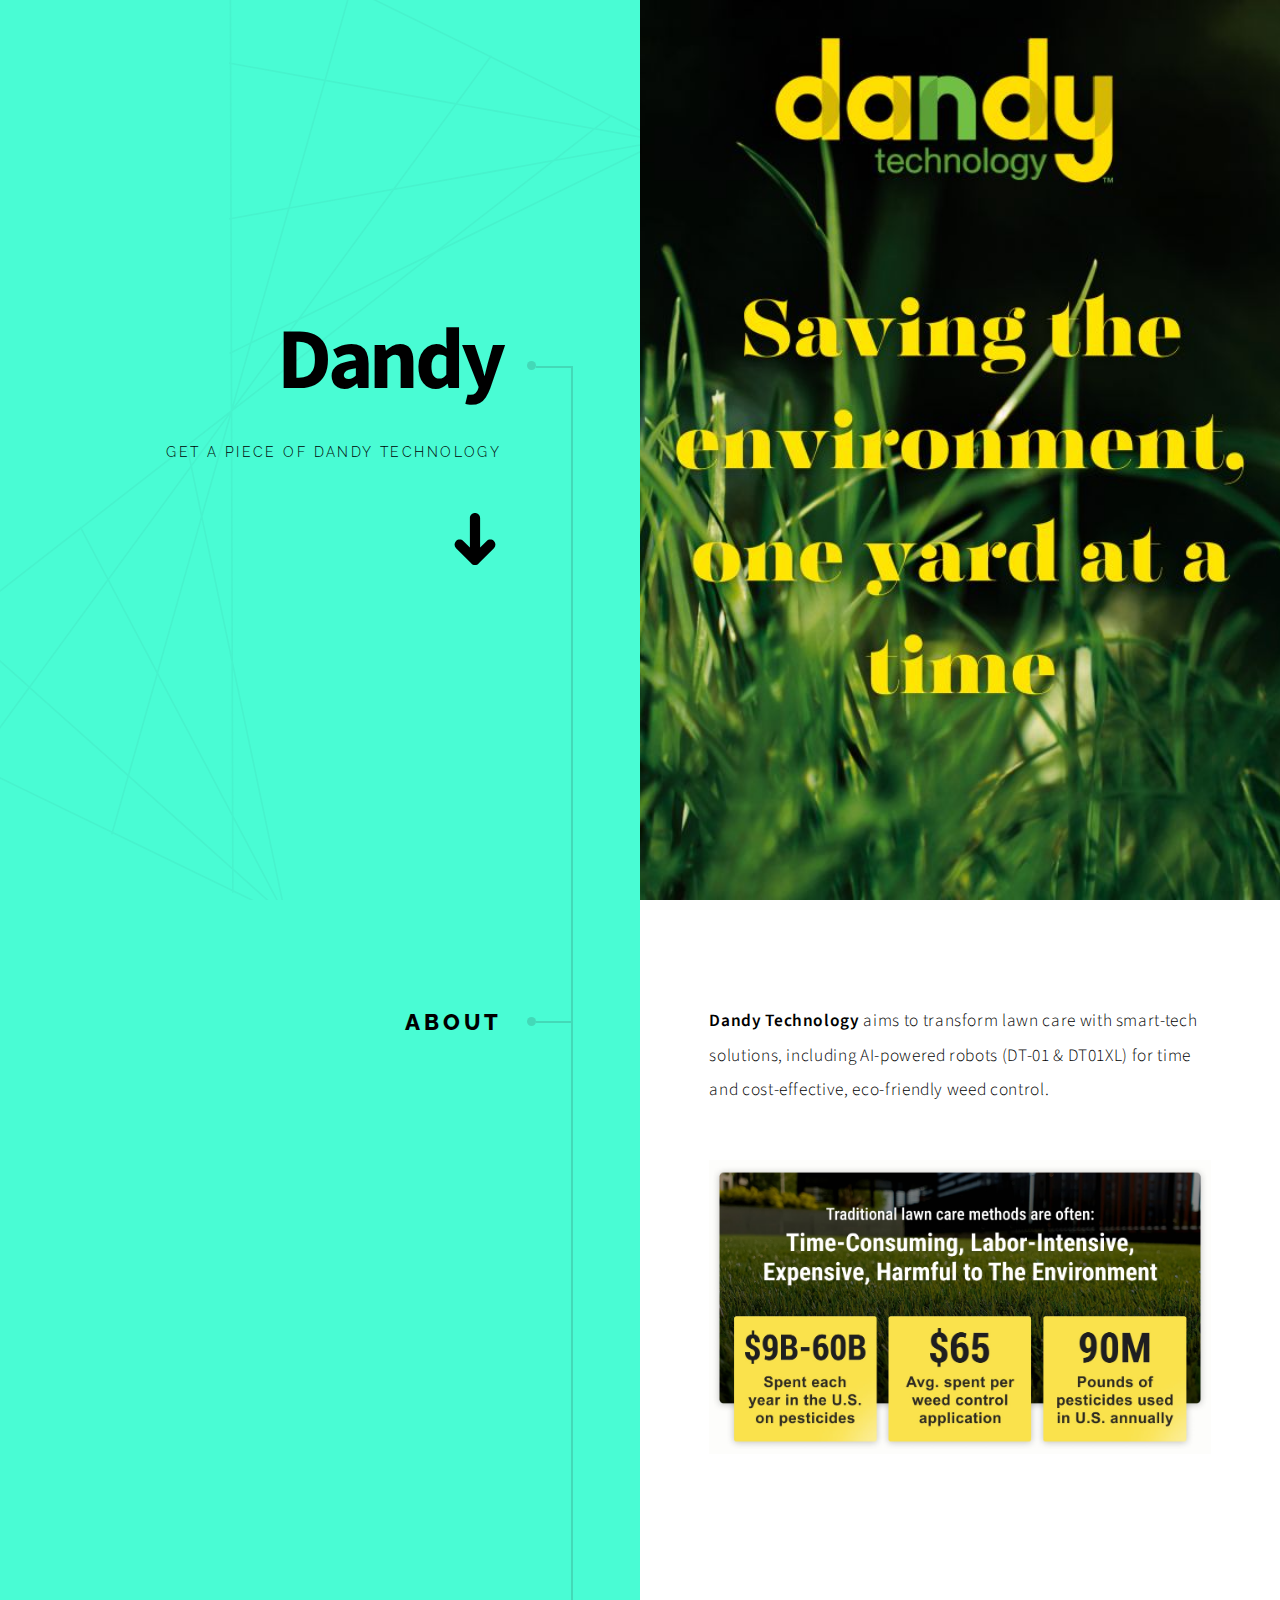
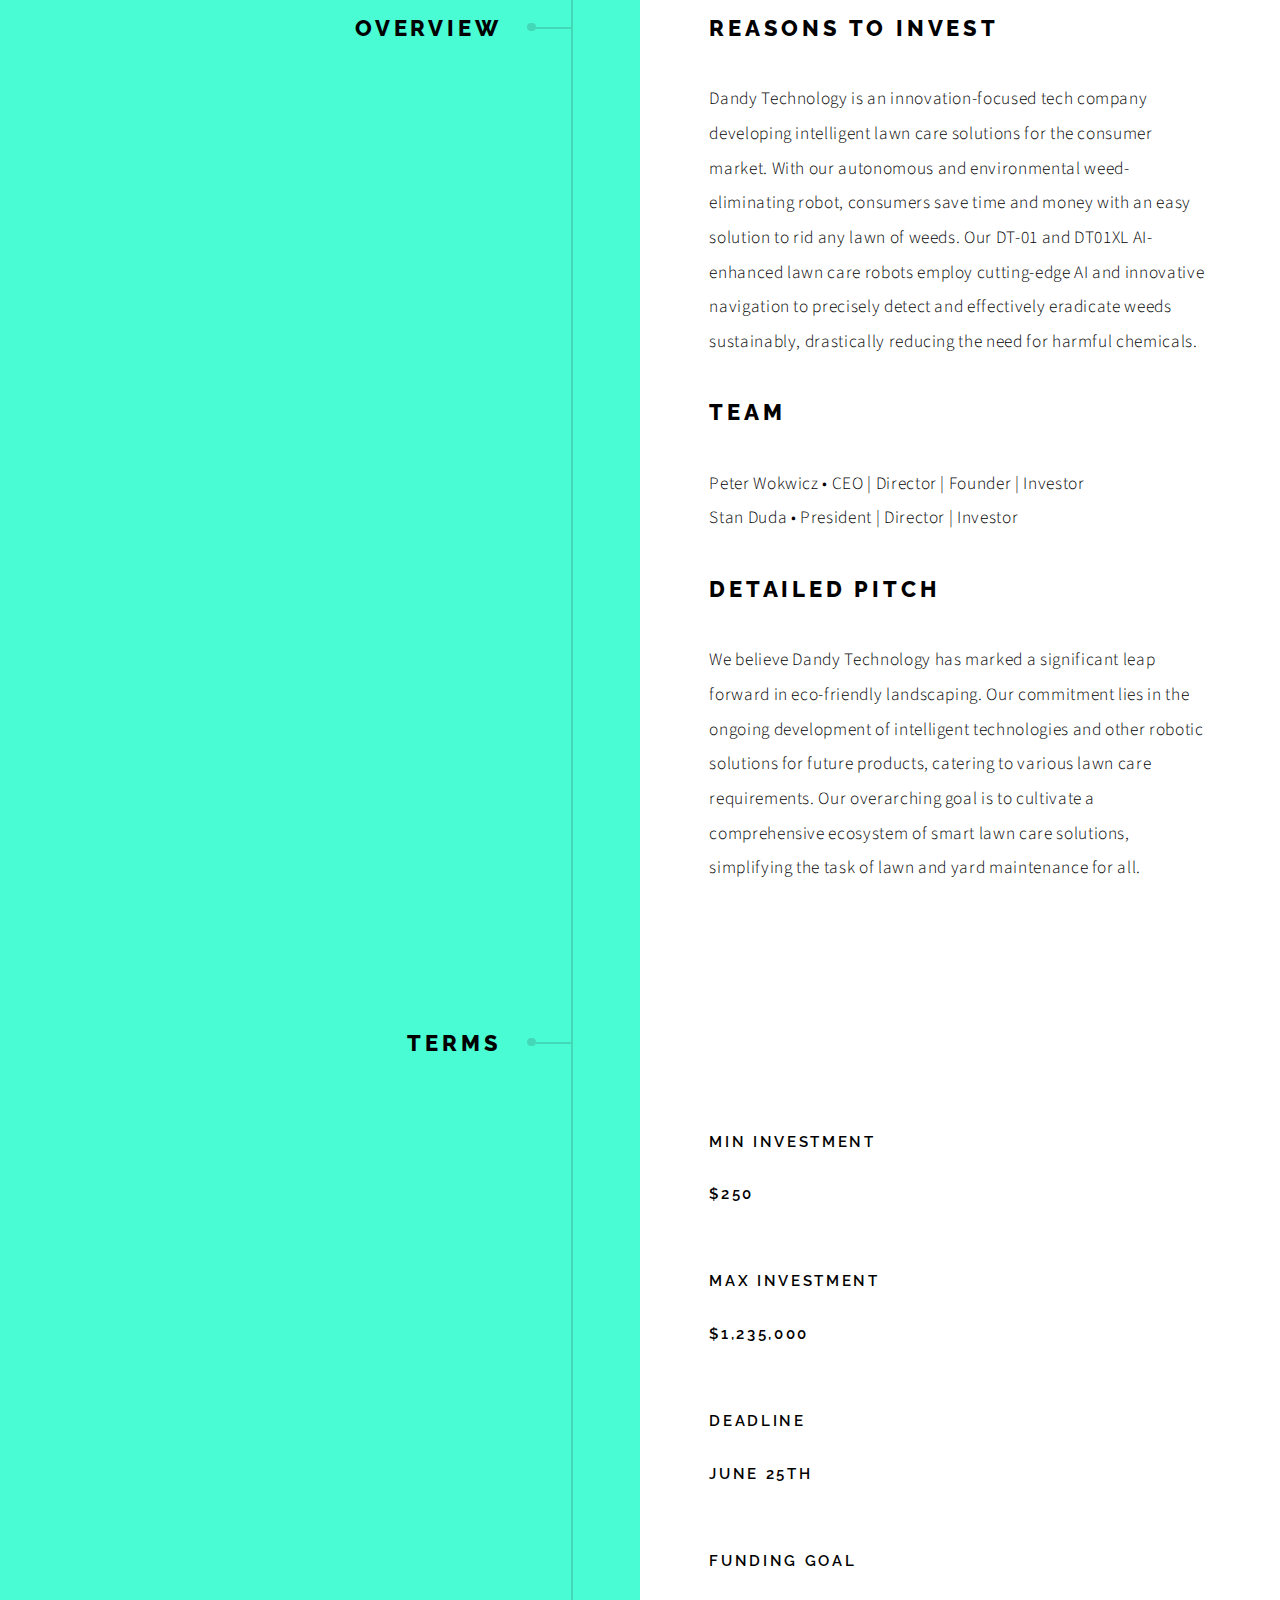
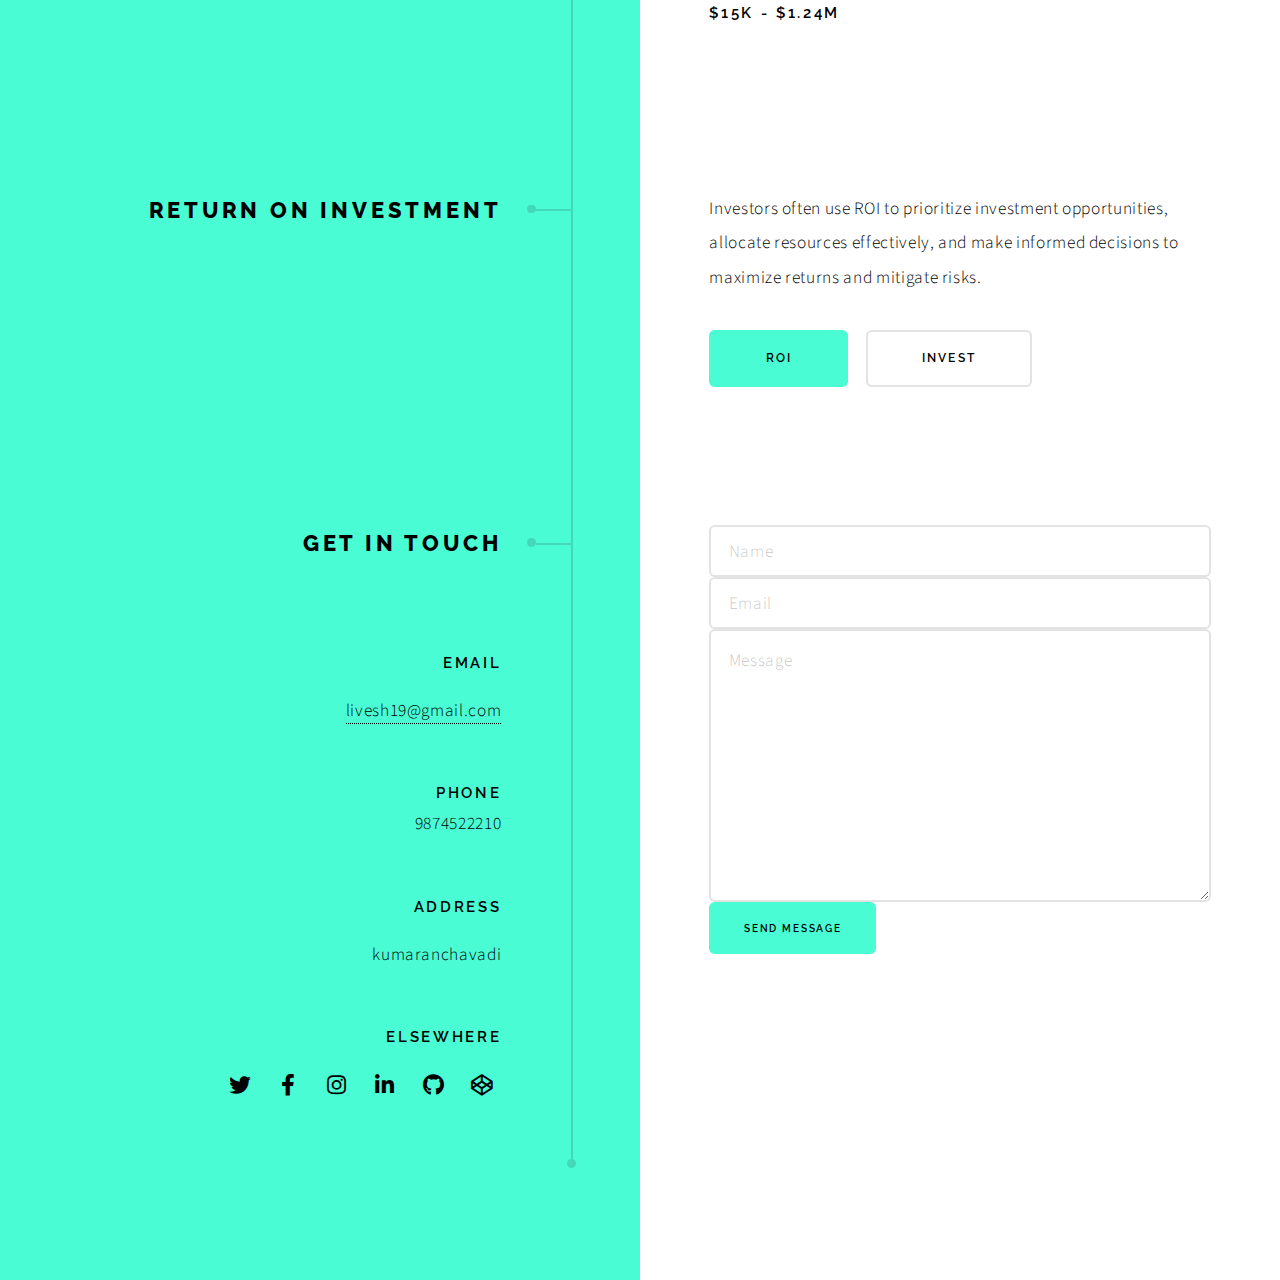
<file: desc/index1.html>
<!DOCTYPE HTML>

<html>
	<head>
		<title>Dandy</title>
		<meta charset="utf-8" />
		<meta name="viewport" content="width=device-width, initial-scale=1, user-scalable=no" />
		<meta name="description" content="" />
		<meta name="keywords" content="" />
		<link rel="stylesheet" href="assets/css/main.css" />
	</head>
	<body class="is-preload">

		<!-- Wrapper -->
			<div id="wrapper">

				<!-- Intro -->
					<section class="intro">
						<header>
							<h1>Dandy</h1>
							<p>GET A PIECE OF DANDY TECHNOLOGY</p>
							<ul class="actions">
								<li><a href="#first" class="arrow scrolly"><span class="label">Next</span></a></li>
							</ul>
						</header>
						<div class="content">
							<span class="image fill" data-position="center"><img src="images/img6.jpeg" alt="" /></span>
						</div>
					</section>

				<!-- Section -->
					<section id="first">
						<header>
							<h2>About</h2>
						</header>
						<div class="content">
							<p><strong>Dandy Technology</strong> aims to transform lawn care with smart-tech solutions, including AI-powered robots (DT-01 & DT01XL) for time and cost-effective, eco-friendly weed control.</p>
							<span class="image main"><img src="images/img4.jpg" alt="" /></span>
						</div>
					</section>

				<!-- Section -->
					<section>
						<header>
							<h2>Overview</h2>
						</header>
						<div class="content">
							<h2>REASONS TO INVEST</h2>
							<p>Dandy Technology is an innovation-focused tech company developing intelligent lawn care solutions for the consumer market. With our autonomous and environmental weed-eliminating robot, consumers save time and money with an easy solution to rid any lawn of weeds. Our DT-01 and DT01XL AI-enhanced lawn care robots employ cutting-edge AI and innovative navigation to precisely detect and effectively eradicate weeds sustainably, drastically reducing the need for harmful chemicals. </p>
							<h2>TEAM</h2>
							<p>Peter Wokwicz • CEO | Director | Founder | Investor<br>Stan Duda • President | Director | Investor</p>
							<h2>DETAILED PITCH</h2>
							<p>We believe Dandy Technology has marked a significant leap forward in eco-friendly landscaping. Our commitment lies in the ongoing development of intelligent technologies and other robotic solutions for future products, catering to various lawn care requirements.



                                Our overarching goal is to cultivate a comprehensive ecosystem of smart lawn care solutions, simplifying the task of lawn and yard maintenance for all.</p>

							
						</div>
					</section>

				<!-- Section -->
					<section>
						<header>
							<h2>Terms</h2>
						</header>
						<div class="content">
							
							<!-- Section -->
								<section>
									<header>
										
									</header>
									<div class="content">
										<h4>MIN INVESTMENT </h4> <h3>$250
										</h3>
										<br>
										<h4>MAX INVESTMENT </h4><h3>$1,235,000
										</h3>
										<br>
										<h4>DEADLINE</h4><h3>June 25th</h3>
										<br>
										<h4>FUNDING GOAL</h4><h3>$15k - $1.24M</h3>
										<br>

					
									</div>
								</section>



						</div>
					</section>

				<!-- Section -->
					<section>
						<header>
							<h2>RETURN ON INVESTMENT</h2>
						</header>
						<div class="content">
							<p> Investors often use ROI to prioritize investment opportunities, allocate resources effectively, and make informed decisions to maximize returns and mitigate risks.</p>
							<ul class="actions">
								<li><a href="#" class="button primary large">ROI</a></li>
								<li><a href="#" class="button large">INVEST</a></li>
							</ul>
						</div>
					</section>

				<!-- Elements -->
				<!--
					<section>
						<header>
							<h2>Elements</h2>
						</header>
						<div class="content">

							<section>
								<header>
									<h3>Text</h3>
								</header>
								<div class="content">
									<p>This is <b>bold</b> and this is <strong>strong</strong>. This is <i>italic</i> and this is <em>emphasized</em>.
									This is <sup>superscript</sup> text and this is <sub>subscript</sub> text.
									This is <u>underlined</u> and this is code: <code>for (;;) { ... }</code>. Finally, <a href="#">this is a link</a>.</p>
									<hr />
									<h2>Heading Level 2</h2>
									<h3>Heading Level 3</h3>
									<h4>Heading Level 4</h4>
									<h5>Heading Level 5</h5>
									<hr />
									<h5>Blockquote</h5>
									<blockquote>Fringilla nisl. Donec accumsan interdum nisi, quis tincidunt felis sagittis eget tempus euismod. Vestibulum ante ipsum primis in faucibus vestibulum. Blandit adipiscing eu felis iaculis volutpat ac adipiscing accumsan faucibus. Vestibulum ante ipsum primis in faucibus lorem ipsum dolor sit amet nullam adipiscing eu felis.</blockquote>
									<h5>Preformatted</h5>
									<pre><code>i = 0;

while (!deck.isInOrder()) {
  print 'Iteration ' + i;
  deck.shuffle();
  i++;
}

print 'Sorted in ' + i + ' iterations.';</code></pre>
								</div>
							</section>

							<section>
								<header>
									<h3>Lists</h3>
								</header>
								<div class="content">

									<h4>Unordered</h4>
									<ul>
										<li>Dolor pulvinar etiam.</li>
										<li>Sagittis adipiscing.</li>
										<li>Felis enim feugiat.</li>
									</ul>

									<h4>Alternate</h4>
									<ul class="alt">
										<li>Dolor pulvinar etiam.</li>
										<li>Sagittis adipiscing.</li>
										<li>Felis enim feugiat.</li>
									</ul>

									<h4>Ordered</h4>
									<ol>
										<li>Dolor pulvinar etiam.</li>
										<li>Etiam vel felis viverra.</li>
										<li>Felis enim feugiat.</li>
										<li>Dolor pulvinar etiam.</li>
										<li>Etiam vel felis lorem.</li>
										<li>Felis enim et feugiat.</li>
									</ol>
									<h4>Icons</h4>
									<ul class="icons">
										<li><a href="#" class="icon brands fa-twitter"><span class="label">Twitter</span></a></li>
										<li><a href="#" class="icon brands fa-facebook-f"><span class="label">Facebook</span></a></li>
										<li><a href="#" class="icon brands fa-instagram"><span class="label">Instagram</span></a></li>
										<li><a href="#" class="icon brands fa-github"><span class="label">Github</span></a></li>
									</ul>

									<h4>Actions</h4>
									<ul class="actions">
										<li><a href="#" class="button primary">Default</a></li>
										<li><a href="#" class="button">Default</a></li>
									</ul>
									<ul class="actions stacked">
										<li><a href="#" class="button primary">Default</a></li>
										<li><a href="#" class="button">Default</a></li>
									</ul>
								</div>
							</section>

							<section>
								<header>
									<h3>Table</h3>
								</header>
								<div class="content">
									<h4>Default</h4>
									<div class="table-wrapper">
										<table>
											<thead>
												<tr>
													<th>Name</th>
													<th>Description</th>
													<th>Price</th>
												</tr>
											</thead>
											<tbody>
												<tr>
													<td>Item One</td>
													<td>Ante turpis integer aliquet porttitor.</td>
													<td>29.99</td>
												</tr>
												<tr>
													<td>Item Two</td>
													<td>Vis ac commodo adipiscing arcu aliquet.</td>
													<td>19.99</td>
												</tr>
												<tr>
													<td>Item Three</td>
													<td> Morbi faucibus arcu accumsan lorem.</td>
													<td>29.99</td>
												</tr>
												<tr>
													<td>Item Four</td>
													<td>Vitae integer tempus condimentum.</td>
													<td>19.99</td>
												</tr>
												<tr>
													<td>Item Five</td>
													<td>Ante turpis integer aliquet porttitor.</td>
													<td>29.99</td>
												</tr>
											</tbody>
											<tfoot>
												<tr>
													<td colspan="2"></td>
													<td>100.00</td>
												</tr>
											</tfoot>
										</table>
									</div>

									<h4>Alternate</h4>
									<div class="table-wrapper">
										<table class="alt">
											<thead>
												<tr>
													<th>Name</th>
													<th>Description</th>
													<th>Price</th>
												</tr>
											</thead>
											<tbody>
												<tr>
													<td>Item One</td>
													<td>Ante turpis integer aliquet porttitor.</td>
													<td>29.99</td>
												</tr>
												<tr>
													<td>Item Two</td>
													<td>Vis ac commodo adipiscing arcu aliquet.</td>
													<td>19.99</td>
												</tr>
												<tr>
													<td>Item Three</td>
													<td> Morbi faucibus arcu accumsan lorem.</td>
													<td>29.99</td>
												</tr>
												<tr>
													<td>Item Four</td>
													<td>Vitae integer tempus condimentum.</td>
													<td>19.99</td>
												</tr>
												<tr>
													<td>Item Five</td>
													<td>Ante turpis integer aliquet porttitor.</td>
													<td>29.99</td>
												</tr>
											</tbody>
											<tfoot>
												<tr>
													<td colspan="2"></td>
													<td>100.00</td>
												</tr>
											</tfoot>
										</table>
									</div>
								</div>
							</section>

							<section>
								<header>
									<h3>Buttons</h3>
								</header>
								<div class="content">
									<ul class="actions">
										<li><a href="#" class="button primary">Primary</a></li>
										<li><a href="#" class="button">Default</a></li>
									</ul>
									<ul class="actions">
										<li><a href="#" class="button large">Large</a></li>
										<li><a href="#" class="button">Default</a></li>
										<li><a href="#" class="button small">Small</a></li>
									</ul>
									<ul class="actions">
										<li><a href="#" class="button primary icon solid fa-download">Icon</a></li>
										<li><a href="#" class="button icon solid fa-download">Icon</a></li>
									</ul>
									<ul class="actions">
										<li><span class="button primary disabled">Disabled</span></li>
										<li><span class="button disabled">Disabled</span></li>
									</ul>
								</div>
							</section>

							<section>
								<header>
									<h3>Form</h3>
								</header>
								<div class="content">
									<form method="post" action="#">
										<div class="fields">
											<div class="field half">
												<label for="demo-name">Name</label>
												<input type="text" name="demo-name" id="demo-name" value="" placeholder="Jane Doe" />
											</div>
											<div class="field half">
												<label for="demo-email">Email</label>
												<input type="email" name="demo-email" id="demo-email" value="" placeholder="jane@untitled.tld" />
											</div>
											<div class="field">
												<label for="demo-category">Category</label>
												<select name="demo-category" id="demo-category">
													<option value="">-</option>
													<option value="1">Manufacturing</option>
													<option value="1">Shipping</option>
													<option value="1">Administration</option>
													<option value="1">Human Resources</option>
												</select>
											</div>
											<div class="field half">
												<input type="radio" id="demo-priority-low" name="demo-priority" checked>
												<label for="demo-priority-low">Low</label>
											</div>
											<div class="field half">
												<input type="radio" id="demo-priority-high" name="demo-priority">
												<label for="demo-priority-high">High</label>
											</div>
											<div class="field half">
												<input type="checkbox" id="demo-copy" name="demo-copy">
												<label for="demo-copy">Email me a copy</label>
											</div>
											<div class="field half">
												<input type="checkbox" id="demo-human" name="demo-human" checked>
												<label for="demo-human">Not a robot</label>
											</div>
											<div class="field">
												<label for="demo-message">Message</label>
												<textarea name="demo-message" id="demo-message" placeholder="Enter your message" rows="6"></textarea>
											</div>
										</div>
										<ul class="actions">
											<li><input type="submit" value="Send Message" class="primary" /></li>
											<li><input type="reset" value="Reset" /></li>
										</ul>
									</form>
								</div>
							</section>

						</div>
					</section>
				-->

				<!-- Section -->
					<section>
						<header>
							<h2>Get in touch</h2>
						</header>
						<div class="content">
							
								<div class="fields">
									<div class="field half">
										<input type="text" name="name" id="name" placeholder="Name" />
									</div>
									<div class="field half">
										<input type="email" name="email" id="email" placeholder="Email" />
									</div>
									<div class="field">
										<textarea name="message" id="message" placeholder="Message" rows="7"></textarea>
									</div>
								</div>
								<ul class="actions">
									<li><input type="submit" value="Send Message" class="button primary" /></li>
								</ul>
							</form>
						</div>
						<footer>
							<ul class="items">
								<li>
									<h3>Email</h3>
									<a href="#">livesh19@gmail.com</a>
								</li>
								<li>
									<h3>Phone</h3>9874522210</a>
								</li>
								<li>
									<h3>Address</h3>
									<span>kumaranchavadi</span>
								</li>
								<li>
									<h3>Elsewhere</h3>
									<ul class="icons">
										<li><a href="#" class="icon brands fa-twitter"><span class="label">Twitter</span></a></li>
										<li><a href="#" class="icon brands fa-facebook-f"><span class="label">Facebook</span></a></li>
										<li><a href="#" class="icon brands fa-instagram"><span class="label">Instagram</span></a></li>
										<li><a href="#" class="icon brands fa-linkedin-in"><span class="label">LinkedIn</span></a></li>
										<li><a href="#" class="icon brands fa-github"><span class="label">GitHub</span></a></li>
										<li><a href="#" class="icon brands fa-codepen"><span class="label">Codepen</span></a></li>
									</ul>
								</li>
							</ul>
						</footer>
					</section>

				<!-- Copyright -->
					

			</div>

		<!-- Scripts -->
			<script src="assets/js/jquery.min.js"></script>
			<script src="assets/js/jquery.scrolly.min.js"></script>
			<script src="assets/js/browser.min.js"></script>
			<script src="assets/js/breakpoints.min.js"></script>
			<script src="assets/js/util.js"></script>
			<script src="assets/js/main.js"></script>

	</body>
</html>
</file>
<file: style.css>
body {
    font-family: Arial, sans-serif;
    margin: 0;
    padding: 0;
}

header {
    text-align: center;
    padding: 20px 0;
}

.heading {
    margin: 0;
}

.line {
    width: 50%;
    margin: auto;
    border: 1px solid #000;
}

main {
    text-align: center;
    padding: 20px;
}

.instruction {
    margin-bottom: 20px;
}

.category-select {
    margin-bottom: 20px;
}

#category {
    padding: 10px; /* Add padding to the select box */
    border-radius: 5px; /* Add border-radius for rounded corners */
    font-size: 16px; /* Increase font size */
}

button {
    padding: 10px 20px;
    background-color: #007bff;
    color: #fff;
    border: none;
    border-radius: 5px;
    cursor: pointer;
}

button:hover {
    background-color: #0056b3;
}
</file>
<file: desc/assets/css/main.css>
@import url(fontawesome-all.min.css);
@import url("https://fonts.googleapis.com/css?family=Source+Sans+Pro:300,600,700,300i,600i,700i|Raleway:600,800");

/*
	Paradigm Shift by HTML5 UP
	html5up.net | @ajlkn
	Free for personal and commercial use under the CCA 3.0 license (html5up.net/license)
*/

html, body, div, span, applet, object,
iframe, h1, h2, h3, h4, h5, h6, p, blockquote,
pre, a, abbr, acronym, address, big, cite,
code, del, dfn, em, img, ins, kbd, q, s, samp,
small, strike, strong, sub, sup, tt, var, b,
u, i, center, dl, dt, dd, ol, ul, li, fieldset,
form, label, legend, table, caption, tbody,
tfoot, thead, tr, th, td, article, aside,
canvas, details, embed, figure, figcaption,
footer, header, hgroup, menu, nav, output, ruby,
section, summary, time, mark, audio, video {
	margin: 0;
	padding: 0;
	border: 0;
	font-size: 100%;
	font: inherit;
	vertical-align: baseline;}

article, aside, details, figcaption, figure,
footer, header, hgroup, menu, nav, section {
	display: block;}

body {
	line-height: 1;
}

ol, ul {
	list-style: none;
}

blockquote, q {
	quotes: none;
}

	blockquote:before, blockquote:after, q:before, q:after {
		content: '';
		content: none;
	}

table {
	border-collapse: collapse;
	border-spacing: 0;
}

body {
	-webkit-text-size-adjust: none;
}

mark {
	background-color: transparent;
	color: inherit;
}

input::-moz-focus-inner {
	border: 0;
	padding: 0;
}

input, select, textarea {
	-moz-appearance: none;
	-webkit-appearance: none;
	-ms-appearance: none;
	appearance: none;
}

/* Basic */

	@-ms-viewport {
		width: device-width;
	}

	body {
		-ms-overflow-style: scrollbar;
	}

	@media screen and (max-width: 480px) {

		html, body {
			min-width: 320px;
		}

	}

	html {
		box-sizing: border-box;
	}

	*, *:before, *:after {
		box-sizing: inherit;
	}

	html {
		overflow-x: hidden;
	}

	body {
		background: #ffffff;
		overflow-x: hidden;
	}

		body.is-preload *, body.is-preload *:before, body.is-preload *:after {
			-moz-animation: none !important;
			-webkit-animation: none !important;
			-ms-animation: none !important;
			animation: none !important;
			-moz-transition: none !important;
			-webkit-transition: none !important;
			-ms-transition: none !important;
			transition: none !important;
		}

/* Typography */

	html {
		font-size: 18pt;
	}

		@media screen and (max-width: 1920px) {

			html {
				font-size: 13pt;
			}

		}

		@media screen and (max-width: 1152px) {

			html {
				font-size: 14pt;
			}

		}

		@media screen and (max-width: 736px) {

			html {
				font-size: 12pt;
			}

		}

		@media screen and (max-width: 480px) {

			html {
				font-size: 11pt;
			}

		}

	body {
		background-color: #ffffff;
		color: #000000;
	}

	body, input, select, textarea {
		color: #000000;
		font-family: "Source Sans Pro", Helvetica, sans-serif;
		font-size: 1rem;
		font-weight: 300;
		letter-spacing: 0.0375em;
		line-height: 2;
	}

	a {
		-moz-transition: border-bottom-color 0.25s ease-in-out;
		-webkit-transition: border-bottom-color 0.25s ease-in-out;
		-ms-transition: border-bottom-color 0.25s ease-in-out;
		transition: border-bottom-color 0.25s ease-in-out;
		text-decoration: none;
		color: #000000;
		border-bottom: dotted 1px;
	}

		a:hover {
			text-decoration: none;
			border-bottom-color: transparent;
		}

	strong, b {
		font-weight: 600;
		color: #000000;
	}

	em, i {
		font-style: italic;
	}

	p {
		margin: 0 0 2rem 0;
	}

	h1, h2, h3, h4, h5, h6 {
		color: #000000;
		font-family: "Raleway", Helvetica, sans-serif;
		font-weight: 600;
		letter-spacing: 0.175em;
		line-height: 1.75;
		margin: 0 0 1.5rem 0;
		text-transform: uppercase;
	}

		h1 a, h2 a, h3 a, h4 a, h5 a, h6 a {
			color: inherit;
			text-decoration: none;
		}

	h1 {
		font-family: "Source Sans Pro", Helvetica, sans-serif;
		font-size: 5rem;
		font-weight: 700;
		letter-spacing: -0.05em;
		line-height: 1.1;
		margin: 0 0 1.5rem 0;
		text-transform: none;
	}

	h2 {
		font-size: 1.25rem;
		font-weight: 800;
		margin: 0 0 2rem 0;
	}

	h3 {
		font-size: 0.875rem;
	}

	h4 {
		font-size: 0.875rem;
	}

	h5 {
		font-size: 0.75rem;
	}

	h6 {
		font-size: 0.625rem;
	}

	@media screen and (max-width: 736px) {

		h1 {
			font-size: 4.5rem;
			line-height: 1.1;
		}

		h2 {
			font-size: 1.25rem;
			line-height: 1.7;
		}

		h3 {
			font-size: 0.9rem;
		}

		h4 {
			font-size: 0.75rem;
		}

		h5 {
			font-size: 0.675rem;
		}

	}

	@media screen and (max-width: 360px) {

		h1 {
			font-size: 3.75rem;
		}

		h2 {
			font-size: 1.125rem;
		}

		h3 {
			font-size: 0.8rem;
		}

		h4 {
			font-size: 0.675rem;
		}

		h5 {
			font-size: 0.675rem;
		}

	}

	sub {
		font-size: 0.8rem;
		position: relative;
		top: 0.5rem;
	}

	sup {
		font-size: 0.8rem;
		position: relative;
		top: -0.5rem;
	}

	blockquote {
		border-left: solid 0.5rem rgba(144, 144, 144, 0.25);
		font-style: italic;
		margin: 0 0 2rem 0;
		padding: 1rem 0 1rem 2rem;
	}

	code {
		background: rgba(144, 144, 144, 0.1);
		border-radius: 0.325rem;
		font-family: "Courier New", monospace;
		font-size: 0.9rem;
		margin: 0 0.25rem;
		padding: 0.25rem 0.65rem;
	}

	pre {
		-webkit-overflow-scrolling: touch;
		font-family: "Courier New", monospace;
		font-size: 0.9rem;
		margin: 0 0 2rem 0;
		width: 100%;
	}

		pre code {
			display: block;
			line-height: 1.75;
			padding: 1rem 1.5rem;
			overflow-x: auto;
		}

	hr {
		border: 0;
		border-bottom: solid 2px rgba(144, 144, 144, 0.25);
		margin: 3rem 0;
	}

		hr.major {
			margin: 5rem 0;
		}

		@media screen and (max-width: 736px) {

			hr.major {
				margin: 3rem 0;
			}

		}

/* Row */

	.row {
		display: flex;
		flex-wrap: wrap;
		box-sizing: border-box;
		align-items: stretch;
	}

		.row > * {
			box-sizing: border-box;
		}

		.row.gtr-uniform > * > :last-child {
			margin-bottom: 0;
		}

		.row.aln-left {
			justify-content: flex-start;
		}

		.row.aln-center {
			justify-content: center;
		}

		.row.aln-right {
			justify-content: flex-end;
		}

		.row.aln-top {
			align-items: flex-start;
		}

		.row.aln-middle {
			align-items: center;
		}

		.row.aln-bottom {
			align-items: flex-end;
		}

		.row > .imp {
			order: -1;
		}

		.row > .col-1 {
			width: 8.33333%;
		}

		.row > .off-1 {
			margin-left: 8.33333%;
		}

		.row > .col-2 {
			width: 16.66667%;
		}

		.row > .off-2 {
			margin-left: 16.66667%;
		}

		.row > .col-3 {
			width: 25%;
		}

		.row > .off-3 {
			margin-left: 25%;
		}

		.row > .col-4 {
			width: 33.33333%;
		}

		.row > .off-4 {
			margin-left: 33.33333%;
		}

		.row > .col-5 {
			width: 41.66667%;
		}

		.row > .off-5 {
			margin-left: 41.66667%;
		}

		.row > .col-6 {
			width: 50%;
		}

		.row > .off-6 {
			margin-left: 50%;
		}

		.row > .col-7 {
			width: 58.33333%;
		}

		.row > .off-7 {
			margin-left: 58.33333%;
		}

		.row > .col-8 {
			width: 66.66667%;
		}

		.row > .off-8 {
			margin-left: 66.66667%;
		}

		.row > .col-9 {
			width: 75%;
		}

		.row > .off-9 {
			margin-left: 75%;
		}

		.row > .col-10 {
			width: 83.33333%;
		}

		.row > .off-10 {
			margin-left: 83.33333%;
		}

		.row > .col-11 {
			width: 91.66667%;
		}

		.row > .off-11 {
			margin-left: 91.66667%;
		}

		.row > .col-12 {
			width: 100%;
		}

		.row > .off-12 {
			margin-left: 100%;
		}

		.row.gtr-0 {
			margin-top: 0;
			margin-left: 0rem;
		}

			.row.gtr-0 > * {
				padding: 0 0 0 0rem;
			}

			.row.gtr-0.gtr-uniform {
				margin-top: 0rem;
			}

				.row.gtr-0.gtr-uniform > * {
					padding-top: 0rem;
				}

		.row.gtr-25 {
			margin-top: 0;
			margin-left: -0.5rem;
		}

			.row.gtr-25 > * {
				padding: 0 0 0 0.5rem;
			}

			.row.gtr-25.gtr-uniform {
				margin-top: -0.5rem;
			}

				.row.gtr-25.gtr-uniform > * {
					padding-top: 0.5rem;
				}

		.row.gtr-50 {
			margin-top: 0;
			margin-left: -1rem;
		}

			.row.gtr-50 > * {
				padding: 0 0 0 1rem;
			}

			.row.gtr-50.gtr-uniform {
				margin-top: -1rem;
			}

				.row.gtr-50.gtr-uniform > * {
					padding-top: 1rem;
				}

		.row {
			margin-top: 0;
			margin-left: -2rem;
		}

			.row > * {
				padding: 0 0 0 2rem;
			}

			.row.gtr-uniform {
				margin-top: -2rem;
			}

				.row.gtr-uniform > * {
					padding-top: 2rem;
				}

		.row.gtr-150 {
			margin-top: 0;
			margin-left: -3rem;
		}

			.row.gtr-150 > * {
				padding: 0 0 0 3rem;
			}

			.row.gtr-150.gtr-uniform {
				margin-top: -3rem;
			}

				.row.gtr-150.gtr-uniform > * {
					padding-top: 3rem;
				}

		.row.gtr-200 {
			margin-top: 0;
			margin-left: -4rem;
		}

			.row.gtr-200 > * {
				padding: 0 0 0 4rem;
			}

			.row.gtr-200.gtr-uniform {
				margin-top: -4rem;
			}

				.row.gtr-200.gtr-uniform > * {
					padding-top: 4rem;
				}

		@media screen and (max-width: 1920px) {

			.row {
				display: flex;
				flex-wrap: wrap;
				box-sizing: border-box;
				align-items: stretch;
			}

				.row > * {
					box-sizing: border-box;
				}

				.row.gtr-uniform > * > :last-child {
					margin-bottom: 0;
				}

				.row.aln-left {
					justify-content: flex-start;
				}

				.row.aln-center {
					justify-content: center;
				}

				.row.aln-right {
					justify-content: flex-end;
				}

				.row.aln-top {
					align-items: flex-start;
				}

				.row.aln-middle {
					align-items: center;
				}

				.row.aln-bottom {
					align-items: flex-end;
				}

				.row > .imp-xlarge {
					order: -1;
				}

				.row > .col-1-xlarge {
					width: 8.33333%;
				}

				.row > .off-1-xlarge {
					margin-left: 8.33333%;
				}

				.row > .col-2-xlarge {
					width: 16.66667%;
				}

				.row > .off-2-xlarge {
					margin-left: 16.66667%;
				}

				.row > .col-3-xlarge {
					width: 25%;
				}

				.row > .off-3-xlarge {
					margin-left: 25%;
				}

				.row > .col-4-xlarge {
					width: 33.33333%;
				}

				.row > .off-4-xlarge {
					margin-left: 33.33333%;
				}

				.row > .col-5-xlarge {
					width: 41.66667%;
				}

				.row > .off-5-xlarge {
					margin-left: 41.66667%;
				}

				.row > .col-6-xlarge {
					width: 50%;
				}

				.row > .off-6-xlarge {
					margin-left: 50%;
				}

				.row > .col-7-xlarge {
					width: 58.33333%;
				}

				.row > .off-7-xlarge {
					margin-left: 58.33333%;
				}

				.row > .col-8-xlarge {
					width: 66.66667%;
				}

				.row > .off-8-xlarge {
					margin-left: 66.66667%;
				}

				.row > .col-9-xlarge {
					width: 75%;
				}

				.row > .off-9-xlarge {
					margin-left: 75%;
				}

				.row > .col-10-xlarge {
					width: 83.33333%;
				}

				.row > .off-10-xlarge {
					margin-left: 83.33333%;
				}

				.row > .col-11-xlarge {
					width: 91.66667%;
				}

				.row > .off-11-xlarge {
					margin-left: 91.66667%;
				}

				.row > .col-12-xlarge {
					width: 100%;
				}

				.row > .off-12-xlarge {
					margin-left: 100%;
				}

				.row.gtr-0 {
					margin-top: 0;
					margin-left: 0rem;
				}

					.row.gtr-0 > * {
						padding: 0 0 0 0rem;
					}

					.row.gtr-0.gtr-uniform {
						margin-top: 0rem;
					}

						.row.gtr-0.gtr-uniform > * {
							padding-top: 0rem;
						}

				.row.gtr-25 {
					margin-top: 0;
					margin-left: -0.5rem;
				}

					.row.gtr-25 > * {
						padding: 0 0 0 0.5rem;
					}

					.row.gtr-25.gtr-uniform {
						margin-top: -0.5rem;
					}

						.row.gtr-25.gtr-uniform > * {
							padding-top: 0.5rem;
						}

				.row.gtr-50 {
					margin-top: 0;
					margin-left: -1rem;
				}

					.row.gtr-50 > * {
						padding: 0 0 0 1rem;
					}

					.row.gtr-50.gtr-uniform {
						margin-top: -1rem;
					}

						.row.gtr-50.gtr-uniform > * {
							padding-top: 1rem;
						}

				.row {
					margin-top: 0;
					margin-left: -2rem;
				}

					.row > * {
						padding: 0 0 0 2rem;
					}

					.row.gtr-uniform {
						margin-top: -2rem;
					}

						.row.gtr-uniform > * {
							padding-top: 2rem;
						}

				.row.gtr-150 {
					margin-top: 0;
					margin-left: -3rem;
				}

					.row.gtr-150 > * {
						padding: 0 0 0 3rem;
					}

					.row.gtr-150.gtr-uniform {
						margin-top: -3rem;
					}

						.row.gtr-150.gtr-uniform > * {
							padding-top: 3rem;
						}

				.row.gtr-200 {
					margin-top: 0;
					margin-left: -4rem;
				}

					.row.gtr-200 > * {
						padding: 0 0 0 4rem;
					}

					.row.gtr-200.gtr-uniform {
						margin-top: -4rem;
					}

						.row.gtr-200.gtr-uniform > * {
							padding-top: 4rem;
						}

		}

		@media screen and (max-width: 1280px) {

			.row {
				display: flex;
				flex-wrap: wrap;
				box-sizing: border-box;
				align-items: stretch;
			}

				.row > * {
					box-sizing: border-box;
				}

				.row.gtr-uniform > * > :last-child {
					margin-bottom: 0;
				}

				.row.aln-left {
					justify-content: flex-start;
				}

				.row.aln-center {
					justify-content: center;
				}

				.row.aln-right {
					justify-content: flex-end;
				}

				.row.aln-top {
					align-items: flex-start;
				}

				.row.aln-middle {
					align-items: center;
				}

				.row.aln-bottom {
					align-items: flex-end;
				}

				.row > .imp-large {
					order: -1;
				}

				.row > .col-1-large {
					width: 8.33333%;
				}

				.row > .off-1-large {
					margin-left: 8.33333%;
				}

				.row > .col-2-large {
					width: 16.66667%;
				}

				.row > .off-2-large {
					margin-left: 16.66667%;
				}

				.row > .col-3-large {
					width: 25%;
				}

				.row > .off-3-large {
					margin-left: 25%;
				}

				.row > .col-4-large {
					width: 33.33333%;
				}

				.row > .off-4-large {
					margin-left: 33.33333%;
				}

				.row > .col-5-large {
					width: 41.66667%;
				}

				.row > .off-5-large {
					margin-left: 41.66667%;
				}

				.row > .col-6-large {
					width: 50%;
				}

				.row > .off-6-large {
					margin-left: 50%;
				}

				.row > .col-7-large {
					width: 58.33333%;
				}

				.row > .off-7-large {
					margin-left: 58.33333%;
				}

				.row > .col-8-large {
					width: 66.66667%;
				}

				.row > .off-8-large {
					margin-left: 66.66667%;
				}

				.row > .col-9-large {
					width: 75%;
				}

				.row > .off-9-large {
					margin-left: 75%;
				}

				.row > .col-10-large {
					width: 83.33333%;
				}

				.row > .off-10-large {
					margin-left: 83.33333%;
				}

				.row > .col-11-large {
					width: 91.66667%;
				}

				.row > .off-11-large {
					margin-left: 91.66667%;
				}

				.row > .col-12-large {
					width: 100%;
				}

				.row > .off-12-large {
					margin-left: 100%;
				}

				.row.gtr-0 {
					margin-top: 0;
					margin-left: 0rem;
				}

					.row.gtr-0 > * {
						padding: 0 0 0 0rem;
					}

					.row.gtr-0.gtr-uniform {
						margin-top: 0rem;
					}

						.row.gtr-0.gtr-uniform > * {
							padding-top: 0rem;
						}

				.row.gtr-25 {
					margin-top: 0;
					margin-left: -0.375rem;
				}

					.row.gtr-25 > * {
						padding: 0 0 0 0.375rem;
					}

					.row.gtr-25.gtr-uniform {
						margin-top: -0.375rem;
					}

						.row.gtr-25.gtr-uniform > * {
							padding-top: 0.375rem;
						}

				.row.gtr-50 {
					margin-top: 0;
					margin-left: -0.75rem;
				}

					.row.gtr-50 > * {
						padding: 0 0 0 0.75rem;
					}

					.row.gtr-50.gtr-uniform {
						margin-top: -0.75rem;
					}

						.row.gtr-50.gtr-uniform > * {
							padding-top: 0.75rem;
						}

				.row {
					margin-top: 0;
					margin-left: -1.5rem;
				}

					.row > * {
						padding: 0 0 0 1.5rem;
					}

					.row.gtr-uniform {
						margin-top: -1.5rem;
					}

						.row.gtr-uniform > * {
							padding-top: 1.5rem;
						}

				.row.gtr-150 {
					margin-top: 0;
					margin-left: -2.25rem;
				}

					.row.gtr-150 > * {
						padding: 0 0 0 2.25rem;
					}

					.row.gtr-150.gtr-uniform {
						margin-top: -2.25rem;
					}

						.row.gtr-150.gtr-uniform > * {
							padding-top: 2.25rem;
						}

				.row.gtr-200 {
					margin-top: 0;
					margin-left: -3rem;
				}

					.row.gtr-200 > * {
						padding: 0 0 0 3rem;
					}

					.row.gtr-200.gtr-uniform {
						margin-top: -3rem;
					}

						.row.gtr-200.gtr-uniform > * {
							padding-top: 3rem;
						}

		}

		@media screen and (max-width: 1152px) {

			.row {
				display: flex;
				flex-wrap: wrap;
				box-sizing: border-box;
				align-items: stretch;
			}

				.row > * {
					box-sizing: border-box;
				}

				.row.gtr-uniform > * > :last-child {
					margin-bottom: 0;
				}

				.row.aln-left {
					justify-content: flex-start;
				}

				.row.aln-center {
					justify-content: center;
				}

				.row.aln-right {
					justify-content: flex-end;
				}

				.row.aln-top {
					align-items: flex-start;
				}

				.row.aln-middle {
					align-items: center;
				}

				.row.aln-bottom {
					align-items: flex-end;
				}

				.row > .imp-medium {
					order: -1;
				}

				.row > .col-1-medium {
					width: 8.33333%;
				}

				.row > .off-1-medium {
					margin-left: 8.33333%;
				}

				.row > .col-2-medium {
					width: 16.66667%;
				}

				.row > .off-2-medium {
					margin-left: 16.66667%;
				}

				.row > .col-3-medium {
					width: 25%;
				}

				.row > .off-3-medium {
					margin-left: 25%;
				}

				.row > .col-4-medium {
					width: 33.33333%;
				}

				.row > .off-4-medium {
					margin-left: 33.33333%;
				}

				.row > .col-5-medium {
					width: 41.66667%;
				}

				.row > .off-5-medium {
					margin-left: 41.66667%;
				}

				.row > .col-6-medium {
					width: 50%;
				}

				.row > .off-6-medium {
					margin-left: 50%;
				}

				.row > .col-7-medium {
					width: 58.33333%;
				}

				.row > .off-7-medium {
					margin-left: 58.33333%;
				}

				.row > .col-8-medium {
					width: 66.66667%;
				}

				.row > .off-8-medium {
					margin-left: 66.66667%;
				}

				.row > .col-9-medium {
					width: 75%;
				}

				.row > .off-9-medium {
					margin-left: 75%;
				}

				.row > .col-10-medium {
					width: 83.33333%;
				}

				.row > .off-10-medium {
					margin-left: 83.33333%;
				}

				.row > .col-11-medium {
					width: 91.66667%;
				}

				.row > .off-11-medium {
					margin-left: 91.66667%;
				}

				.row > .col-12-medium {
					width: 100%;
				}

				.row > .off-12-medium {
					margin-left: 100%;
				}

				.row.gtr-0 {
					margin-top: 0;
					margin-left: 0rem;
				}

					.row.gtr-0 > * {
						padding: 0 0 0 0rem;
					}

					.row.gtr-0.gtr-uniform {
						margin-top: 0rem;
					}

						.row.gtr-0.gtr-uniform > * {
							padding-top: 0rem;
						}

				.row.gtr-25 {
					margin-top: 0;
					margin-left: -0.375rem;
				}

					.row.gtr-25 > * {
						padding: 0 0 0 0.375rem;
					}

					.row.gtr-25.gtr-uniform {
						margin-top: -0.375rem;
					}

						.row.gtr-25.gtr-uniform > * {
							padding-top: 0.375rem;
						}

				.row.gtr-50 {
					margin-top: 0;
					margin-left: -0.75rem;
				}

					.row.gtr-50 > * {
						padding: 0 0 0 0.75rem;
					}

					.row.gtr-50.gtr-uniform {
						margin-top: -0.75rem;
					}

						.row.gtr-50.gtr-uniform > * {
							padding-top: 0.75rem;
						}

				.row {
					margin-top: 0;
					margin-left: -1.5rem;
				}

					.row > * {
						padding: 0 0 0 1.5rem;
					}

					.row.gtr-uniform {
						margin-top: -1.5rem;
					}

						.row.gtr-uniform > * {
							padding-top: 1.5rem;
						}

				.row.gtr-150 {
					margin-top: 0;
					margin-left: -2.25rem;
				}

					.row.gtr-150 > * {
						padding: 0 0 0 2.25rem;
					}

					.row.gtr-150.gtr-uniform {
						margin-top: -2.25rem;
					}

						.row.gtr-150.gtr-uniform > * {
							padding-top: 2.25rem;
						}

				.row.gtr-200 {
					margin-top: 0;
					margin-left: -3rem;
				}

					.row.gtr-200 > * {
						padding: 0 0 0 3rem;
					}

					.row.gtr-200.gtr-uniform {
						margin-top: -3rem;
					}

						.row.gtr-200.gtr-uniform > * {
							padding-top: 3rem;
						}

		}

		@media screen and (max-width: 736px) {

			.row {
				display: flex;
				flex-wrap: wrap;
				box-sizing: border-box;
				align-items: stretch;
			}

				.row > * {
					box-sizing: border-box;
				}

				.row.gtr-uniform > * > :last-child {
					margin-bottom: 0;
				}

				.row.aln-left {
					justify-content: flex-start;
				}

				.row.aln-center {
					justify-content: center;
				}

				.row.aln-right {
					justify-content: flex-end;
				}

				.row.aln-top {
					align-items: flex-start;
				}

				.row.aln-middle {
					align-items: center;
				}

				.row.aln-bottom {
					align-items: flex-end;
				}

				.row > .imp-small {
					order: -1;
				}

				.row > .col-1-small {
					width: 8.33333%;
				}

				.row > .off-1-small {
					margin-left: 8.33333%;
				}

				.row > .col-2-small {
					width: 16.66667%;
				}

				.row > .off-2-small {
					margin-left: 16.66667%;
				}

				.row > .col-3-small {
					width: 25%;
				}

				.row > .off-3-small {
					margin-left: 25%;
				}

				.row > .col-4-small {
					width: 33.33333%;
				}

				.row > .off-4-small {
					margin-left: 33.33333%;
				}

				.row > .col-5-small {
					width: 41.66667%;
				}

				.row > .off-5-small {
					margin-left: 41.66667%;
				}

				.row > .col-6-small {
					width: 50%;
				}

				.row > .off-6-small {
					margin-left: 50%;
				}

				.row > .col-7-small {
					width: 58.33333%;
				}

				.row > .off-7-small {
					margin-left: 58.33333%;
				}

				.row > .col-8-small {
					width: 66.66667%;
				}

				.row > .off-8-small {
					margin-left: 66.66667%;
				}

				.row > .col-9-small {
					width: 75%;
				}

				.row > .off-9-small {
					margin-left: 75%;
				}

				.row > .col-10-small {
					width: 83.33333%;
				}

				.row > .off-10-small {
					margin-left: 83.33333%;
				}

				.row > .col-11-small {
					width: 91.66667%;
				}

				.row > .off-11-small {
					margin-left: 91.66667%;
				}

				.row > .col-12-small {
					width: 100%;
				}

				.row > .off-12-small {
					margin-left: 100%;
				}

				.row.gtr-0 {
					margin-top: 0;
					margin-left: 0rem;
				}

					.row.gtr-0 > * {
						padding: 0 0 0 0rem;
					}

					.row.gtr-0.gtr-uniform {
						margin-top: 0rem;
					}

						.row.gtr-0.gtr-uniform > * {
							padding-top: 0rem;
						}

				.row.gtr-25 {
					margin-top: 0;
					margin-left: -0.3125rem;
				}

					.row.gtr-25 > * {
						padding: 0 0 0 0.3125rem;
					}

					.row.gtr-25.gtr-uniform {
						margin-top: -0.3125rem;
					}

						.row.gtr-25.gtr-uniform > * {
							padding-top: 0.3125rem;
						}

				.row.gtr-50 {
					margin-top: 0;
					margin-left: -0.625rem;
				}

					.row.gtr-50 > * {
						padding: 0 0 0 0.625rem;
					}

					.row.gtr-50.gtr-uniform {
						margin-top: -0.625rem;
					}

						.row.gtr-50.gtr-uniform > * {
							padding-top: 0.625rem;
						}

				.row {
					margin-top: 0;
					margin-left: -1.25rem;
				}

					.row > * {
						padding: 0 0 0 1.25rem;
					}

					.row.gtr-uniform {
						margin-top: -1.25rem;
					}

						.row.gtr-uniform > * {
							padding-top: 1.25rem;
						}

				.row.gtr-150 {
					margin-top: 0;
					margin-left: -1.875rem;
				}

					.row.gtr-150 > * {
						padding: 0 0 0 1.875rem;
					}

					.row.gtr-150.gtr-uniform {
						margin-top: -1.875rem;
					}

						.row.gtr-150.gtr-uniform > * {
							padding-top: 1.875rem;
						}

				.row.gtr-200 {
					margin-top: 0;
					margin-left: -2.5rem;
				}

					.row.gtr-200 > * {
						padding: 0 0 0 2.5rem;
					}

					.row.gtr-200.gtr-uniform {
						margin-top: -2.5rem;
					}

						.row.gtr-200.gtr-uniform > * {
							padding-top: 2.5rem;
						}

		}

		@media screen and (max-width: 480px) {

			.row {
				display: flex;
				flex-wrap: wrap;
				box-sizing: border-box;
				align-items: stretch;
			}

				.row > * {
					box-sizing: border-box;
				}

				.row.gtr-uniform > * > :last-child {
					margin-bottom: 0;
				}

				.row.aln-left {
					justify-content: flex-start;
				}

				.row.aln-center {
					justify-content: center;
				}

				.row.aln-right {
					justify-content: flex-end;
				}

				.row.aln-top {
					align-items: flex-start;
				}

				.row.aln-middle {
					align-items: center;
				}

				.row.aln-bottom {
					align-items: flex-end;
				}

				.row > .imp-xsmall {
					order: -1;
				}

				.row > .col-1-xsmall {
					width: 8.33333%;
				}

				.row > .off-1-xsmall {
					margin-left: 8.33333%;
				}

				.row > .col-2-xsmall {
					width: 16.66667%;
				}

				.row > .off-2-xsmall {
					margin-left: 16.66667%;
				}

				.row > .col-3-xsmall {
					width: 25%;
				}

				.row > .off-3-xsmall {
					margin-left: 25%;
				}

				.row > .col-4-xsmall {
					width: 33.33333%;
				}

				.row > .off-4-xsmall {
					margin-left: 33.33333%;
				}

				.row > .col-5-xsmall {
					width: 41.66667%;
				}

				.row > .off-5-xsmall {
					margin-left: 41.66667%;
				}

				.row > .col-6-xsmall {
					width: 50%;
				}

				.row > .off-6-xsmall {
					margin-left: 50%;
				}

				.row > .col-7-xsmall {
					width: 58.33333%;
				}

				.row > .off-7-xsmall {
					margin-left: 58.33333%;
				}

				.row > .col-8-xsmall {
					width: 66.66667%;
				}

				.row > .off-8-xsmall {
					margin-left: 66.66667%;
				}

				.row > .col-9-xsmall {
					width: 75%;
				}

				.row > .off-9-xsmall {
					margin-left: 75%;
				}

				.row > .col-10-xsmall {
					width: 83.33333%;
				}

				.row > .off-10-xsmall {
					margin-left: 83.33333%;
				}

				.row > .col-11-xsmall {
					width: 91.66667%;
				}

				.row > .off-11-xsmall {
					margin-left: 91.66667%;
				}

				.row > .col-12-xsmall {
					width: 100%;
				}

				.row > .off-12-xsmall {
					margin-left: 100%;
				}

				.row.gtr-0 {
					margin-top: 0;
					margin-left: 0rem;
				}

					.row.gtr-0 > * {
						padding: 0 0 0 0rem;
					}

					.row.gtr-0.gtr-uniform {
						margin-top: 0rem;
					}

						.row.gtr-0.gtr-uniform > * {
							padding-top: 0rem;
						}

				.row.gtr-25 {
					margin-top: 0;
					margin-left: -0.3125rem;
				}

					.row.gtr-25 > * {
						padding: 0 0 0 0.3125rem;
					}

					.row.gtr-25.gtr-uniform {
						margin-top: -0.3125rem;
					}

						.row.gtr-25.gtr-uniform > * {
							padding-top: 0.3125rem;
						}

				.row.gtr-50 {
					margin-top: 0;
					margin-left: -0.625rem;
				}

					.row.gtr-50 > * {
						padding: 0 0 0 0.625rem;
					}

					.row.gtr-50.gtr-uniform {
						margin-top: -0.625rem;
					}

						.row.gtr-50.gtr-uniform > * {
							padding-top: 0.625rem;
						}

				.row {
					margin-top: 0;
					margin-left: -1.25rem;
				}

					.row > * {
						padding: 0 0 0 1.25rem;
					}

					.row.gtr-uniform {
						margin-top: -1.25rem;
					}

						.row.gtr-uniform > * {
							padding-top: 1.25rem;
						}

				.row.gtr-150 {
					margin-top: 0;
					margin-left: -1.875rem;
				}

					.row.gtr-150 > * {
						padding: 0 0 0 1.875rem;
					}

					.row.gtr-150.gtr-uniform {
						margin-top: -1.875rem;
					}

						.row.gtr-150.gtr-uniform > * {
							padding-top: 1.875rem;
						}

				.row.gtr-200 {
					margin-top: 0;
					margin-left: -2.5rem;
				}

					.row.gtr-200 > * {
						padding: 0 0 0 2.5rem;
					}

					.row.gtr-200.gtr-uniform {
						margin-top: -2.5rem;
					}

						.row.gtr-200.gtr-uniform > * {
							padding-top: 2.5rem;
						}

		}

/* Box */

	.box {
		border: solid 2px rgba(144, 144, 144, 0.25);
		border-radius: 0.325rem;
		margin-bottom: 2rem;
		padding: 1.5rem;
	}

		.box > :last-child {
			margin-bottom: 0;
		}

		.box.alt {
			border: 0;
			border-radius: 0;
			padding: 0;
		}

/* Button */

	input[type="submit"],
	input[type="reset"],
	input[type="button"],
	button,
	.button {
		-moz-appearance: none;
		-webkit-appearance: none;
		-ms-appearance: none;
		appearance: none;
		-moz-transition: background-color 0.25s ease-in-out, box-shadow 0.25s ease-in-out, color 0.25s ease-in-out;
		-webkit-transition: background-color 0.25s ease-in-out, box-shadow 0.25s ease-in-out, color 0.25s ease-in-out;
		-ms-transition: background-color 0.25s ease-in-out, box-shadow 0.25s ease-in-out, color 0.25s ease-in-out;
		transition: background-color 0.25s ease-in-out, box-shadow 0.25s ease-in-out, color 0.25s ease-in-out;
		background-color: transparent;
		border-radius: 0.325rem;
		border: 0;
		box-shadow: inset 0 0 0 2px rgba(144, 144, 144, 0.25);
		color: #000000 !important;
		cursor: pointer;
		display: inline-block;
		font-family: "Raleway", Helvetica, sans-serif;
		font-size: 0.6rem;
		font-weight: 600;
		height: 3rem;
		letter-spacing: 0.175em;
		line-height: 3rem;
		padding: 0 2rem;
		text-align: center;
		text-decoration: none;
		text-transform: uppercase;
		white-space: nowrap;
	}

		input[type="submit"]:hover,
		input[type="reset"]:hover,
		input[type="button"]:hover,
		button:hover,
		.button:hover {
			box-shadow: inset 0 0 0 2px #2ee4bb;
			color: #2ee4bb !important;
		}

		input[type="submit"]:active,
		input[type="reset"]:active,
		input[type="button"]:active,
		button:active,
		.button:active {
			background-color: rgba(73, 252, 212, 0.25);
			box-shadow: inset 0 0 0 2px #2ee4bb;
			color: #2ee4bb !important;
		}

		input[type="submit"].small,
		input[type="reset"].small,
		input[type="button"].small,
		button.small,
		.button.small {
			font-size: 0.5rem;
			height: 2.25rem;
			line-height: 2.25rem;
			padding: 0 1.25rem;
		}

		input[type="submit"].large,
		input[type="reset"].large,
		input[type="button"].large,
		button.large,
		.button.large {
			font-size: 0.7rem;
			height: 3.2625rem;
			line-height: 3.2625rem;
			padding: 0 3.25rem;
		}

		input[type="submit"].wide,
		input[type="reset"].wide,
		input[type="button"].wide,
		button.wide,
		.button.wide {
			min-width: 13rem;
		}

		input[type="submit"].icon:before,
		input[type="reset"].icon:before,
		input[type="button"].icon:before,
		button.icon:before,
		.button.icon:before {
			margin-right: 0.5rem;
		}

		input[type="submit"].fit,
		input[type="reset"].fit,
		input[type="button"].fit,
		button.fit,
		.button.fit {
			width: 100%;
		}

		input[type="submit"].disabled, input[type="submit"]:disabled,
		input[type="reset"].disabled,
		input[type="reset"]:disabled,
		input[type="button"].disabled,
		input[type="button"]:disabled,
		button.disabled,
		button:disabled,
		.button.disabled,
		.button:disabled {
			pointer-events: none;
			opacity: 0.25;
		}

		input[type="submit"].primary,
		input[type="reset"].primary,
		input[type="button"].primary,
		button.primary,
		.button.primary {
			background-color: #49fcd4;
			box-shadow: none;
			color: #000000 !important;
		}

			input[type="submit"].primary:hover,
			input[type="reset"].primary:hover,
			input[type="button"].primary:hover,
			button.primary:hover,
			.button.primary:hover {
				background-color: #93ffe7;
			}

			input[type="submit"].primary:active,
			input[type="reset"].primary:active,
			input[type="button"].primary:active,
			button.primary:active,
			.button.primary:active {
				background-color: #44f2cb;
			}

		@media screen and (max-width: 736px) {

			input[type="submit"],
			input[type="reset"],
			input[type="button"],
			button,
			.button {
				font-size: 0.7rem;
				height: 3.3rem;
				line-height: 3.3rem;
			}

				input[type="submit"].large,
				input[type="reset"].large,
				input[type="button"].large,
				button.large,
				.button.large {
					font-size: 0.8rem;
					height: 3.75rem;
					line-height: 3.75rem;
				}

				input[type="submit"].small,
				input[type="reset"].small,
				input[type="button"].small,
				button.small,
				.button.small {
					font-size: 0.6rem;
					height: 3rem;
					line-height: 3rem;
				}

		}

/* Form */

	form {
		margin: 0 0 2rem 0;
	}

		form > :last-child {
			margin-bottom: 0;
		}

		form > .fields {
			display: -moz-flex;
			display: -webkit-flex;
			display: -ms-flex;
			display: flex;
			-moz-flex-wrap: wrap;
			-webkit-flex-wrap: wrap;
			-ms-flex-wrap: wrap;
			flex-wrap: wrap;
			margin: -2rem 0 2rem -2rem;
			width: calc(100% + 4rem);
		}

			form > .fields > .field {
				-moz-flex-grow: 0;
				-webkit-flex-grow: 0;
				-ms-flex-grow: 0;
				flex-grow: 0;
				-moz-flex-shrink: 0;
				-webkit-flex-shrink: 0;
				-ms-flex-shrink: 0;
				flex-shrink: 0;
				padding: 2rem 0 0 2rem;
				width: calc(100% - 2rem);
			}

				form > .fields > .field > :last-child {
					margin-bottom: 0;
				}

				form > .fields > .field.half {
					width: calc(50% - 1rem);
				}

				form > .fields > .field.third {
					width: calc(100%/3 - 0.66667rem);
				}

				form > .fields > .field.quarter {
					width: calc(25% - 0.5rem);
				}

		@media screen and (max-width: 480px) {

			form > .fields {
				margin: -1.5rem 0 2rem -1.5rem;
				width: calc(100% + 3rem);
			}

				form > .fields > .field {
					padding: 1.5rem 0 0 1.5rem;
					width: calc(100% - 1.5rem);
				}

					form > .fields > .field.half {
						width: calc(100% - 1.5rem);
					}

					form > .fields > .field.third {
						width: calc(100% - 1.5rem);
					}

					form > .fields > .field.quarter {
						width: calc(100% - 1.5rem);
					}

		}

	input[type="text"],
	input[type="password"],
	input[type="email"],
	input[type="tel"],
	input[type="search"],
	input[type="url"],
	select,
	textarea {
		-moz-appearance: none;
		-webkit-appearance: none;
		-ms-appearance: none;
		appearance: none;
		border-radius: 0.325rem;
		border: solid 2px rgba(144, 144, 144, 0.25);
		color: inherit;
		display: block;
		outline: 0;
		padding: 0 1rem;
		text-decoration: none;
		width: 100%;
	}

		input[type="text"]:invalid,
		input[type="password"]:invalid,
		input[type="email"]:invalid,
		input[type="tel"]:invalid,
		input[type="search"]:invalid,
		input[type="url"]:invalid,
		select:invalid,
		textarea:invalid {
			box-shadow: none;
		}

		input[type="text"]:focus,
		input[type="password"]:focus,
		input[type="email"]:focus,
		input[type="tel"]:focus,
		input[type="search"]:focus,
		input[type="url"]:focus,
		select:focus,
		textarea:focus {
			border-color: #2ee4bb;
		}

	label {
		color: #000000;
		display: block;
		font-family: "Raleway", Helvetica, sans-serif;
		font-size: 0.75rem;
		font-weight: 600;
		letter-spacing: 0.175em;
		line-height: 1.75;
		margin: 0 0 1rem 0;
		text-transform: uppercase;
	}

	input[type="text"],
	input[type="password"],
	input[type="email"],
	input[type="tel"],
	input[type="search"],
	input[type="url"] {
		height: 3rem;
	}

	select {
		background-image: url("data:image/svg+xml;charset=utf8,%3Csvg xmlns='http://www.w3.org/2000/svg' width='40' height='40' preserveAspectRatio='none' viewBox='0 0 40 40'%3E%3Cpath d='M9.4,12.3l10.4,10.4l10.4-10.4c0.2-0.2,0.5-0.4,0.9-0.4c0.3,0,0.6,0.1,0.9,0.4l3.3,3.3c0.2,0.2,0.4,0.5,0.4,0.9 c0,0.4-0.1,0.6-0.4,0.9L20.7,31.9c-0.2,0.2-0.5,0.4-0.9,0.4c-0.3,0-0.6-0.1-0.9-0.4L4.3,17.3c-0.2-0.2-0.4-0.5-0.4-0.9 c0-0.4,0.1-0.6,0.4-0.9l3.3-3.3c0.2-0.2,0.5-0.4,0.9-0.4S9.1,12.1,9.4,12.3z' fill='rgba(144, 144, 144, 0.25)' /%3E%3C/svg%3E");
		background-position: calc(100% - 1rem) center;
		background-repeat: no-repeat;
		background-size: 1.25rem;
		height: 3rem;
		padding-right: 3rem;
		text-overflow: ellipsis;
	}

		select option {
			background-color: #ffffff;
			color: #000000;
		}

		select:focus::-ms-value {
			background-color: transparent;
		}

		select::-ms-expand {
			display: none;
		}

	textarea {
		padding: 0.75rem 1rem;
	}

	input[type="checkbox"],
	input[type="radio"] {
		-moz-appearance: none;
		-webkit-appearance: none;
		-ms-appearance: none;
		appearance: none;
		display: block;
		float: left;
		margin-right: -2rem;
		opacity: 0;
		width: 1rem;
		z-index: -1;
	}

		input[type="checkbox"] + label,
		input[type="radio"] + label {
			text-decoration: none;
			color: #000000;
			cursor: pointer;
			display: inline-block;
			font-family: "Source Sans Pro", Helvetica, sans-serif;
			font-size: 1rem;
			font-weight: 300;
			letter-spacing: 0.0375em;
			padding-left: 2.675rem;
			padding-right: 0.875rem;
			position: relative;
			text-transform: none;
		}

			input[type="checkbox"] + label:before,
			input[type="radio"] + label:before {
				-moz-osx-font-smoothing: grayscale;
				-webkit-font-smoothing: antialiased;
				display: inline-block;
				font-style: normal;
				font-variant: normal;
				text-rendering: auto;
				line-height: 1;
				text-transform: none !important;
				font-family: 'Font Awesome 5 Free';
				font-weight: 900;
			}

			input[type="checkbox"] + label:before,
			input[type="radio"] + label:before {
				border-radius: 0.325rem;
				border: solid 2px rgba(144, 144, 144, 0.25);
				content: '';
				display: inline-block;
				font-size: 0.8rem;
				height: 2.25rem;
				left: 0;
				line-height: 2.25rem;
				position: absolute;
				text-align: center;
				top: -0.15rem;
				width: 2.25rem;
			}

		input[type="checkbox"]:checked + label:before,
		input[type="radio"]:checked + label:before {
			content: '\f00c';
			background-color: #49fcd4;
			border-color: #49fcd4;
			color: #ffffff;
		}

		input[type="checkbox"]:focus + label:before,
		input[type="radio"]:focus + label:before {
			border-color: #49fcd4;
			box-shadow: 0 0 0 1px #49fcd4;
		}

	input[type="checkbox"] + label:before {
		border-radius: 0.325rem;
	}

	input[type="radio"] + label:before {
		border-radius: 100%;
	}

	::-webkit-input-placeholder {
		opacity: 1.0;
		color: rgba(0, 0, 0, 0.25) !important;
	}

	:-moz-placeholder {
		opacity: 1.0;
		color: rgba(0, 0, 0, 0.25) !important;
	}

	::-moz-placeholder {
		opacity: 1.0;
		color: rgba(0, 0, 0, 0.25) !important;
	}

	:-ms-input-placeholder {
		opacity: 1.0;
		color: rgba(0, 0, 0, 0.25) !important;
	}

	@media screen and (max-width: 736px) {

		label {
			font-size: 0.675rem;
		}

		input[type="checkbox"] + label,
		input[type="radio"] + label {
			font-size: 1rem;
		}

	}

	@media screen and (max-width: 360px) {

		label {
			font-size: 0.675rem;
		}

		input[type="checkbox"] + label,
		input[type="radio"] + label {
			font-size: 1rem;
		}

	}

/* Icon */

	.icon {
		text-decoration: none;
		border-bottom: none;
		position: relative;
	}

		.icon:before {
			-moz-osx-font-smoothing: grayscale;
			-webkit-font-smoothing: antialiased;
			display: inline-block;
			font-style: normal;
			font-variant: normal;
			text-rendering: auto;
			line-height: 1;
			text-transform: none !important;
			font-family: 'Font Awesome 5 Free';
			font-weight: 400;
		}

		.icon > .label {
			display: none;
		}

		.icon.solid:before {
			font-weight: 900;
		}

		.icon.brands:before {
			font-family: 'Font Awesome 5 Brands';
		}

/* Image */

	.image {
		border: 0;
		display: inline-block;
		position: relative;
	}

		.image img {
			display: block;
		}

		.image[data-position] img {
			-moz-object-fit: cover;
			-webkit-object-fit: cover;
			-ms-object-fit: cover;
			object-fit: cover;
			display: block;
			position: absolute;
			top: 0;
			left: 0;
			width: 100%;
			height: 100%;
		}

		.image[data-position="top left"] img {
			-moz-object-position: top left;
			-webkit-object-position: top left;
			-ms-object-position: top left;
			object-position: top left;
		}

		.image[data-position="top"] img {
			-moz-object-position: top;
			-webkit-object-position: top;
			-ms-object-position: top;
			object-position: top;
		}

		.image[data-position="top right"] img {
			-moz-object-position: top right;
			-webkit-object-position: top right;
			-ms-object-position: top right;
			object-position: top right;
		}

		.image[data-position="right"] img {
			-moz-object-position: right;
			-webkit-object-position: right;
			-ms-object-position: right;
			object-position: right;
		}

		.image[data-position="bottom right"] img {
			-moz-object-position: bottom right;
			-webkit-object-position: bottom right;
			-ms-object-position: bottom right;
			object-position: bottom right;
		}

		.image[data-position="bottom"] img {
			-moz-object-position: bottom;
			-webkit-object-position: bottom;
			-ms-object-position: bottom;
			object-position: bottom;
		}

		.image[data-position="bottom left"] img {
			-moz-object-position: bottom left;
			-webkit-object-position: bottom left;
			-ms-object-position: bottom left;
			object-position: bottom left;
		}

		.image[data-position="left"] img {
			-moz-object-position: left;
			-webkit-object-position: left;
			-ms-object-position: left;
			object-position: left;
		}

		.image[data-position="center"] img {
			-moz-object-position: center;
			-webkit-object-position: center;
			-ms-object-position: center;
			object-position: center;
		}

		.image[data-position="25% 25%"] img {
			-moz-object-position: 25% 25%;
			-webkit-object-position: 25% 25%;
			-ms-object-position: 25% 25%;
			object-position: 25% 25%;
		}

		.image[data-position="75% 25%"] img {
			-moz-object-position: 75% 25%;
			-webkit-object-position: 75% 25%;
			-ms-object-position: 75% 25%;
			object-position: 75% 25%;
		}

		.image[data-position="75% 75%"] img {
			-moz-object-position: 75% 75%;
			-webkit-object-position: 75% 75%;
			-ms-object-position: 75% 75%;
			object-position: 75% 75%;
		}

		.image[data-position="25% 75%"] img {
			-moz-object-position: 25% 75%;
			-webkit-object-position: 25% 75%;
			-ms-object-position: 25% 75%;
			object-position: 25% 75%;
		}

		.image.left, .image.right {
			max-width: 40%;
		}

			.image.left img, .image.right img {
				width: 100%;
			}

		.image.left {
			float: left;
			margin: 0 2rem 2rem 0;
			top: 0.25rem;
		}

		.image.right {
			float: right;
			margin: 0 0 2rem 2rem;
			top: 0.25rem;
		}

		.image.fit {
			display: block;
			margin: 0 0 2rem 0;
			width: 100%;
		}

			.image.fit img {
				width: 100%;
			}

		.image.main {
			display: block;
			margin: 3rem 0;
			width: 100%;
		}

			.image.main img {
				width: 100%;
			}

			.image.main:first-child {
				margin-top: 0;
			}

		.image.fill {
			height: 100%;
			left: 0;
			position: absolute;
			top: 0;
			width: 100%;
		}

			.image.fill img {
				height: 100%;
				left: 0;
				position: absolute;
				top: 0;
				width: 100%;
			}

/* List */

	ol {
		list-style: decimal;
		margin: 0 0 2rem 0;
		padding-left: 1.25rem;
	}

		ol li {
			padding-left: 0.25rem;
		}

	ul {
		list-style: disc;
		margin: 0 0 2rem 0;
		padding-left: 1rem;
	}

		ul li {
			padding-left: 0.325rem;
		}

		ul.alt {
			list-style: none;
			padding-left: 0;
		}

			ul.alt > li {
				border-top: solid 1px rgba(144, 144, 144, 0.25);
				padding: 0.75rem 0;
			}

				ul.alt > li:first-child {
					border-top: 0;
					padding-top: 0;
				}

				ul.alt > li:last-child {
					padding-bottom: 0;
				}

		ul.items {
			list-style: none;
			padding-left: 0;
		}

			ul.items > li {
				padding-left: 0;
				margin: 0 0 3rem 0;
			}

				ul.items > li > h3 {
					margin: 0 0 1rem 0;
				}

				ul.items > li > :last-child {
					margin-bottom: 0;
				}

				ul.items > li:last-child {
					margin-bottom: 0;
				}

		@media screen and (max-width: 736px) {

			ul.items > li {
				margin: 0 0 2rem 0;
			}

		}

	dl {
		margin: 0 0 2rem 0;
	}

		dl dt {
			display: block;
			font-weight: 600;
			margin: 0 0 1rem 0;
		}

		dl dd {
			margin-left: 1.5rem;
		}

/* Actions */

	ul.actions {
		display: -moz-flex;
		display: -webkit-flex;
		display: -ms-flex;
		display: flex;
		cursor: default;
		list-style: none;
		margin-left: -1rem;
		padding-left: 0;
	}

		ul.actions li {
			padding: 0 0 0 1rem;
			vertical-align: middle;
		}

		ul.actions.special {
			-moz-justify-content: center;
			-webkit-justify-content: center;
			-ms-justify-content: center;
			justify-content: center;
			width: 100%;
			margin-left: 0;
		}

			ul.actions.special li:first-child {
				padding-left: 0;
			}

		ul.actions.stacked {
			-moz-flex-direction: column;
			-webkit-flex-direction: column;
			-ms-flex-direction: column;
			flex-direction: column;
			margin-left: 0;
		}

			ul.actions.stacked li {
				padding: 1.3rem 0 0 0;
			}

				ul.actions.stacked li:first-child {
					padding-top: 0;
				}

		ul.actions.fit {
			width: calc(100% + 1rem);
		}

			ul.actions.fit li {
				-moz-flex-grow: 1;
				-webkit-flex-grow: 1;
				-ms-flex-grow: 1;
				flex-grow: 1;
				-moz-flex-shrink: 1;
				-webkit-flex-shrink: 1;
				-ms-flex-shrink: 1;
				flex-shrink: 1;
				width: 100%;
			}

				ul.actions.fit li > * {
					width: 100%;
				}

			ul.actions.fit.stacked {
				width: 100%;
			}

		@media screen and (max-width: 480px) {

			ul.actions:not(.fixed) {
				-moz-flex-direction: column;
				-webkit-flex-direction: column;
				-ms-flex-direction: column;
				flex-direction: column;
				margin-left: 0;
				width: 100% !important;
			}

				ul.actions:not(.fixed) li {
					-moz-flex-grow: 1;
					-webkit-flex-grow: 1;
					-ms-flex-grow: 1;
					flex-grow: 1;
					-moz-flex-shrink: 1;
					-webkit-flex-shrink: 1;
					-ms-flex-shrink: 1;
					flex-shrink: 1;
					padding: 1rem 0 0 0;
					text-align: center;
					width: 100%;
				}

					ul.actions:not(.fixed) li > * {
						width: 100%;
					}

					ul.actions:not(.fixed) li:first-child {
						padding-top: 0;
					}

					ul.actions:not(.fixed) li input[type="submit"],
					ul.actions:not(.fixed) li input[type="reset"],
					ul.actions:not(.fixed) li input[type="button"],
					ul.actions:not(.fixed) li button,
					ul.actions:not(.fixed) li .button {
						width: 100%;
					}

						ul.actions:not(.fixed) li input[type="submit"].icon:before,
						ul.actions:not(.fixed) li input[type="reset"].icon:before,
						ul.actions:not(.fixed) li input[type="button"].icon:before,
						ul.actions:not(.fixed) li button.icon:before,
						ul.actions:not(.fixed) li .button.icon:before {
							margin-left: -0.5rem;
						}

		}

/* Icons */

	ul.icons {
		cursor: default;
		list-style: none;
		padding-left: 0;
	}

		ul.icons li {
			display: inline-block;
		}

			ul.icons li:last-child {
				padding-right: 0;
			}

			ul.icons li .icon {
				-moz-transition: background-color 0.25s ease-in-out;
				-webkit-transition: background-color 0.25s ease-in-out;
				-ms-transition: background-color 0.25s ease-in-out;
				transition: background-color 0.25s ease-in-out;
				width: 2.25rem;
				height: 2.25rem;
				text-align: center;
				line-height: 2.25rem;
				border-radius: 2.25rem;
				display: inline-block;
			}

				ul.icons li .icon:before {
					font-size: 1.25rem;
				}

				ul.icons li .icon:hover {
					background-color: rgba(144, 144, 144, 0.1);
				}

/* Table */

	.table-wrapper {
		-webkit-overflow-scrolling: touch;
		overflow-x: auto;
	}

	table {
		margin: 0 0 2rem 0;
		width: 100%;
	}

		table tbody tr {
			border: solid 1px rgba(144, 144, 144, 0.25);
			border-left: 0;
			border-right: 0;
		}

			table tbody tr:nth-child(2n + 1) {
				background-color: rgba(144, 144, 144, 0.1);
			}

		table td {
			padding: 0.75rem 0.75rem;
		}

		table th {
			color: #000000;
			font-size: 0.9rem;
			font-weight: 600;
			padding: 0 0.75rem 0.75rem 0.75rem;
			text-align: left;
		}

		table thead {
			border-bottom: solid 2px rgba(144, 144, 144, 0.25);
		}

		table tfoot {
			border-top: solid 2px rgba(144, 144, 144, 0.25);
		}

		table.alt {
			border-collapse: separate;
		}

			table.alt tbody tr td {
				border: solid 1px rgba(144, 144, 144, 0.25);
				border-left-width: 0;
				border-top-width: 0;
			}

				table.alt tbody tr td:first-child {
					border-left-width: 1px;
				}

			table.alt tbody tr:first-child td {
				border-top-width: 1px;
			}

			table.alt thead {
				border-bottom: 0;
			}

			table.alt tfoot {
				border-top: 0;
			}

/* Arrow */

	a.arrow {
		border-bottom: 0;
		display: inline-block;
		height: 4rem;
		position: relative;
		width: 6rem;
	}

		a.arrow .label {
			display: none;
		}

		a.arrow:before {
			background-image: url("data:image/svg+xml;charset=utf8,%3Csvg xmlns='http://www.w3.org/2000/svg' x='0px' y='0px' viewBox='0 0 512 512'%3E%3Cpath d='M442.53,346.28L293.65,495.16c-0.33,0.33-0.7,0.62-1.05,0.94c-9.16,9.77-22.15,15.9-36.6,15.9 c-14.44,0-27.43-6.13-36.59-15.88c-0.35-0.33-0.72-0.62-1.06-0.96L69.47,346.28c-19.62-19.62-19.62-51.44,0-71.05 c19.62-19.62,51.43-19.62,71.06,0l65.23,65.23V50.24C205.76,22.5,228.25,0,256,0s50.24,22.5,50.24,50.24v290.21l65.23-65.23 c19.62-19.62,51.43-19.62,71.05,0C462.15,294.84,462.15,326.66,442.53,346.28z' fill='%23000000' /%3E%3C/svg%3E");
			background-position: center;
			background-repeat: no-repeat;
			background-size: contain;
			content: '';
			display: inline-block;
			height: 100%;
			position: relative;
			width: 3rem;
		}

/* Gallery */

	@-moz-keyframes gallery-modal-spinner {
		0% {
			-moz-transform: rotate(0deg);
			-webkit-transform: rotate(0deg);
			-ms-transform: rotate(0deg);
			transform: rotate(0deg);
		}

		100% {
			-moz-transform: rotate(360deg);
			-webkit-transform: rotate(360deg);
			-ms-transform: rotate(360deg);
			transform: rotate(360deg);
		}
	}

	@-webkit-keyframes gallery-modal-spinner {
		0% {
			-moz-transform: rotate(0deg);
			-webkit-transform: rotate(0deg);
			-ms-transform: rotate(0deg);
			transform: rotate(0deg);
		}

		100% {
			-moz-transform: rotate(360deg);
			-webkit-transform: rotate(360deg);
			-ms-transform: rotate(360deg);
			transform: rotate(360deg);
		}
	}

	@-ms-keyframes gallery-modal-spinner {
		0% {
			-moz-transform: rotate(0deg);
			-webkit-transform: rotate(0deg);
			-ms-transform: rotate(0deg);
			transform: rotate(0deg);
		}

		100% {
			-moz-transform: rotate(360deg);
			-webkit-transform: rotate(360deg);
			-ms-transform: rotate(360deg);
			transform: rotate(360deg);
		}
	}

	@keyframes gallery-modal-spinner {
		0% {
			-moz-transform: rotate(0deg);
			-webkit-transform: rotate(0deg);
			-ms-transform: rotate(0deg);
			transform: rotate(0deg);
		}

		100% {
			-moz-transform: rotate(360deg);
			-webkit-transform: rotate(360deg);
			-ms-transform: rotate(360deg);
			transform: rotate(360deg);
		}
	}

	.gallery {
		display: flex;
		flex-wrap: wrap;
		margin: -1.25rem 0 0 -1.25rem;
		width: calc(100% + 1.25rem);
	}

		.gallery a {
			border-bottom: 0;
			display: block;
			margin: 1.25rem 0 0 1.25rem;
			outline: 0;
			position: relative;
			width: calc(50% - 1.25rem);
		}

			.gallery a img {
				display: block;
				height: 25vw;
				min-height: 18rem;
				object-fit: cover;
				object-position: center;
				width: 100%;
			}

			.gallery a.landscape {
				width: 100%;
			}

				.gallery a.landscape img {
					height: 30vw;
				}

			.gallery a.portrait img {
				height: 30vw;
			}

		.gallery .modal {
			display: -moz-flex;
			display: -webkit-flex;
			display: -ms-flex;
			display: flex;
			-moz-align-items: center;
			-webkit-align-items: center;
			-ms-align-items: center;
			align-items: center;
			-moz-justify-content: center;
			-webkit-justify-content: center;
			-ms-justify-content: center;
			justify-content: center;
			pointer-events: none;
			-moz-user-select: none;
			-webkit-user-select: none;
			-ms-user-select: none;
			user-select: none;
			-moz-transition: opacity 0.5s ease, visibility 0.5s, z-index 0.5s;
			-webkit-transition: opacity 0.5s ease, visibility 0.5s, z-index 0.5s;
			-ms-transition: opacity 0.5s ease, visibility 0.5s, z-index 0.5s;
			transition: opacity 0.5s ease, visibility 0.5s, z-index 0.5s;
			-webkit-tap-highlight-color: rgba(0, 0, 0, 0);
			background-color: rgba(255, 255, 255, 0.875);
			height: 100%;
			left: 0;
			opacity: 0;
			outline: 0;
			position: fixed;
			top: 0;
			visibility: none;
			width: 100%;
			z-index: 0;
		}

			.gallery .modal:before {
				-moz-animation: gallery-modal-spinner 1s infinite linear;
				-webkit-animation: gallery-modal-spinner 1s infinite linear;
				-ms-animation: gallery-modal-spinner 1s infinite linear;
				animation: gallery-modal-spinner 1s infinite linear;
				-moz-transition: opacity 0.25s ease;
				-webkit-transition: opacity 0.25s ease;
				-ms-transition: opacity 0.25s ease;
				transition: opacity 0.25s ease;
				-moz-transition-delay: 0.5s;
				-webkit-transition-delay: 0.5s;
				-ms-transition-delay: 0.5s;
				transition-delay: 0.5s;
				background-image: url("data:image/svg+xml;charset=utf8,%3Csvg xmlns='http://www.w3.org/2000/svg' xmlns:xlink='http://www.w3.org/1999/xlink' width='96px' height='96px' viewBox='0 0 96 96' zoomAndPan='disable'%3E%3Cstyle%3Ecircle %7Bfill: transparent%3B stroke: %23000000%3B stroke-width: 2px%3B %7D%3C/style%3E%3Cdefs%3E%3CclipPath id='corner'%3E%3Cpolygon points='0,0 48,0 48,48 96,48 96,96 0,96' /%3E%3C/clipPath%3E%3C/defs%3E%3Cg clip-path='url(%23corner)'%3E%3Ccircle cx='48' cy='48' r='32'/%3E%3C/g%3E%3C/svg%3E");
				background-position: center;
				background-repeat: no-repeat;
				background-size: 4rem;
				content: '';
				display: block;
				height: 4rem;
				left: 50%;
				margin: -2rem 0 0 -2rem;
				opacity: 0;
				position: absolute;
				top: 50%;
				width: 4rem;
			}

			.gallery .modal:after {
				background-image: url("data:image/svg+xml;charset=utf8,%3Csvg xmlns='http://www.w3.org/2000/svg' xmlns:xlink='http://www.w3.org/1999/xlink' width='64px' height='64px' viewBox='0 0 64 64' zoomAndPan='disable'%3E%3Cstyle%3Eline %7Bstroke: %23000000%3Bstroke-width: 2px%3B%7D%3C/style%3E%3Cline x1='20' y1='20' x2='44' y2='44' /%3E%3Cline x1='20' y1='44' x2='44' y2='20' /%3E%3C/svg%3E");
				background-position: center;
				background-repeat: no-repeat;
				background-size: 3rem;
				content: '';
				cursor: pointer;
				display: block;
				height: 4rem;
				position: absolute;
				right: 0.5rem;
				top: 0.5rem;
				width: 4rem;
			}

			.gallery .modal .inner {
				-moz-transform: translateY(0.75rem);
				-webkit-transform: translateY(0.75rem);
				-ms-transform: translateY(0.75rem);
				transform: translateY(0.75rem);
				-moz-transition: opacity 0.25s ease, -moz-transform 0.25s ease;
				-webkit-transition: opacity 0.25s ease, -webkit-transform 0.25s ease;
				-ms-transition: opacity 0.25s ease, -ms-transform 0.25s ease;
				transition: opacity 0.25s ease, transform 0.25s ease;
				opacity: 0;
			}

				.gallery .modal .inner img {
					box-shadow: 0 1rem 3rem 0 rgba(0, 0, 0, 0.35);
					display: block;
					max-height: 90vh;
					max-width: 90vw;
				}

			.gallery .modal.visible {
				pointer-events: auto;
				opacity: 1;
				visibility: visible;
				z-index: 11000;
			}

				.gallery .modal.visible:before {
					opacity: 1;
				}

			.gallery .modal.loaded .inner {
				-moz-transform: translateY(0);
				-webkit-transform: translateY(0);
				-ms-transform: translateY(0);
				transform: translateY(0);
				-moz-transition: opacity 0.5s ease, -moz-transform 0.5s ease;
				-webkit-transition: opacity 0.5s ease, -webkit-transform 0.5s ease;
				-ms-transition: opacity 0.5s ease, -ms-transform 0.5s ease;
				transition: opacity 0.5s ease, transform 0.5s ease;
				opacity: 1;
			}

			.gallery .modal.loaded:before {
				-moz-transition-delay: 0s;
				-webkit-transition-delay: 0s;
				-ms-transition-delay: 0s;
				transition-delay: 0s;
				opacity: 0;
			}

		@media screen and (max-width: 1152px) {

			.gallery a img {
				height: 20rem;
			}

			.gallery a.landscape img {
				height: 25rem;
			}

			.gallery a.portrait img {
				height: 25rem;
			}

			.gallery .modal .inner img {
				max-width: 100vw;
			}

		}

		@media screen and (max-width: 736px) {

			.gallery {
				margin: -0.625rem 0 0 -0.625rem;
				width: calc(100% + 0.625rem);
			}

				.gallery a {
					margin: 0.625rem 0 0 0.625rem;
					width: calc(50% - 0.625rem);
				}

					.gallery a img {
						height: 20rem;
					}

					.gallery a.landscape img {
						height: 20rem;
					}

					.gallery a.portrait img {
						height: 30rem;
					}

		}

		@media screen and (max-width: 480px) {

			.gallery a img {
				height: 12rem;
				min-height: 0;
			}

			.gallery a.landscape img {
				height: 12rem;
			}

			.gallery a.portrait img {
				height: 14rem;
			}

		}

/* Feature Icons */

	ul.feature-icons {
		display: flex;
		flex-wrap: wrap;
		list-style: none;
		margin: 3rem 0;
		padding-left: 0;
	}

		ul.feature-icons:first-child {
			margin-top: 0;
		}

		ul.feature-icons li {
			margin: 2.5rem 0 0 0;
			padding: 0.5rem 0 0 4.5rem;
			position: relative;
			width: 50%;
		}

			ul.feature-icons li:before {
				background-image: url("data:image/svg+xml;charset=utf8,%3Csvg xmlns='http://www.w3.org/2000/svg' x='0px' y='0px' viewBox='0 0 512 512'%3E%3Cpath d='M256,0l221.7,128v256L256,512L34.3,384V128L256,0z' fill='rgba(144, 144, 144, 0.1)' /%3E%3C/svg%3E");
				background-position: center;
				background-repeat: no-repeat;
				background-size: contain;
				color: #000000;
				display: block;
				font-size: 1.25rem;
				height: 3.25rem;
				left: 0;
				line-height: 3.25rem;
				position: absolute;
				text-align: center;
				top: 0;
				width: 3.25rem;
			}

			ul.feature-icons li:nth-child(1), ul.feature-icons li:nth-child(2) {
				margin-top: 0;
			}

		@media screen and (max-width: 736px) {

			ul.feature-icons {
				margin: 0 0 3rem 0;
			}

				ul.feature-icons li {
					width: 100%;
				}

					ul.feature-icons li:nth-child(2) {
						margin-top: 2rem;
					}

		}

/* Wrapper */

	#wrapper {
		position: relative;
		width: 100vw;
		padding: 0 0 10rem 0;
	}

		#wrapper:before {
			background-attachment: fixed;
			background-color: #49fcd4;
			background-image: url("data:image/svg+xml;charset=utf8,%3Csvg xmlns='http://www.w3.org/2000/svg' viewBox='0 0 920 1750' x='0px' y='0px'%3E %3Cpath style='fill: rgba(67, 217, 184, 0.25)' d='M889.72,1137.55l-2.91-0.75l-364.39,282.94l-0.7-0.9l-0.51,0.11l-94.77-451.5l-32.51-15.75l-16.73-8.11l0,0.68 l-1.46,0l0-1.39l-1.89-0.92l-112.41-54.47l-0.29,1.03l-1.41-0.37l0.37-1.31l-34.14-16.54l-98.56-47.76l-0.59,0.81l-1.16-0.88 l0.42-0.57L11.43,766.33l-0.25,0.2l-0.9-1.15l102.87-79.98l0.08-0.1l0.02,0.02l116.68-90.72l-0.18-0.34l1.3-0.66l0.05,0.09 l100.5-78.14l-0.07-0.32l0.65-0.14l42.3-32.89l-0.15-54.54l-0.59,0.29l-0.64-1.31l1.23-0.6l-0.01-4.54l-0.33-122.47l-0.99,0.18 l-0.28-1.43l1.27-0.23l-0.4-147.49l-0.87-0.16l0.28-1.43l0.58,0.1l-0.35-127.48l-0.13-0.06l0.64-1.31L489.97,76.8l0.73,0.19 l-0.04,0.14l132.63,65.11l0.33-0.45l1.16,0.88l-0.16,0.22l114.21,56.07l0.45-0.35l0.72,0.93l47.89,23.51l2.76-1.36l0.56,4.61 l-3.32-1.63L571.52,330.88L375.95,482.93l0.66,239.95l51.12,243.57l222.53,107.83l236.23,60.93l2.27-1.77 M375.8,425.34l17.25-8.47 l36.13-127.75l-53.73,9.66L375.8,425.34z M551,241.05l38.19-52.2l-123.83-22.27l-34.13,120.68l98.99-17.81L551,241.05z M532.3,269.09l151.34-27.22l37.63-29.25l-130.48-23.47L532.3,269.09z M303.38,733.9l-2.36-4.48l-44.18-83.78L182.5,747.25 l40.78,36.46l52.69,47.11L303.38,733.9z M277.18,831.91l56.95,50.93L375.69,920l-0.13-49.23l-71.19-135L277.18,831.91z M303.96,731.86l41.93-148.25l-9.74-46.39L257.8,644.33L303.96,731.86z M304.94,733.73l9.55,18.12l61.05,115.78l-0.39-144.6 l-16.9-80.53l-11.71-55.81L304.94,733.73z M375.21,211.79l0.23,85.51l54.17-9.74l34.29-121.23l-88.87-15.98L375.21,211.79z M430.78,288.83l-17.88,63.21L394.81,416l44.01-21.6l90.15-123.23L430.78,288.83z M287.76,898.62l87.99,42.64l-0.05-19.29 l-91.37-81.71l-7.59-6.78l-14.88,52.59L287.76,898.62z M174.26,843.62l86.26,41.8l15-53.03l-93.89-83.95l-53.34,72.91L174.26,843.62 z M113.18,687.22L12.71,765.33l55.69,26.99l58.56,28.38l53.58-73.24l-34.83-31.14L113.18,687.22z M230.62,595.92l-116.27,90.4 l63.02,56.36l4.03,3.61l74.67-102.08l-7.47-14.17L230.62,595.92z M331.94,517.15l-100.15,77.86l25.25,47.88l78.71-107.59l-1.71-8.14 L331.94,517.15z M333.22,516.15l2.02,9.64l1.66,7.92l34.65-47.37L333.22,516.15z M337.31,535.63l9.43,44.95l26.67-94.3 L337.31,535.63z M347.39,583.66l27.74,132.16l-0.62-228.04L347.39,583.66z M374.7,21.83l0.35,127.02l89.27,16.06l24.61-87 L374.7,21.83z M490.25,78.56l-22.26,78.7l-2.24,7.91l124.39,22.37l10.23-13.99l22.04-30.12L490.25,78.56z M623.74,144.09 l-12.29,16.8l-19.71,26.95l131.07,23.58l14.73-11.45L623.74,144.09z M739,200.67l-13.3,10.34l-0.96,0.74l58.14,10.46L739,200.67z M723.19,212.96l-25.33,19.69l-11.14,8.66l97.03-17.45L723.19,212.96z M782.89,225.5l-98.64,17.74l-107.06,83.23L782.89,225.5z M631.68,282.26l49.48-38.47l-150.1,27l-89.41,122.22l129.1-63.37L631.68,282.26z M565.06,334.05l-125.28,61.5l-45.94,62.8 l-14.96,20.44L565.06,334.05z M425.31,412.87l11.65-15.93l-42.69,20.96l-13.66,48.3l-3.58,12.67L425.31,412.87z M392.51,418.76 l-16.71,8.2l0.01,4.72l0.12,45.68L392.51,418.76z M377.21,941.96l21.37,10.36l24.14,11.7l-45.56-40.74L377.21,941.96z M377.15,921.31l34.83,31.15l12.57,11.24l-47.53-90.14L377.15,921.31z M376.63,730.07l0.38,140.33l48.29,91.59L376.63,730.07z M806.29,1197.48l75.8-58.86l-28.56,11.47l-25.6,10.28l14.96,7.25l-0.64,1.31l-16.16-7.83l-124.76,50.1l40.56,36.27L806.29,1197.48z M522.43,1146.18l58.88,111.66l52.71-21.17l64.61-25.95l-75.11-67.17L522.43,1146.18z M621.92,1142.14l-115.78-103.53l-46.8-12.07 l62.33,118.2l7.06-0.18L621.92,1142.14z M700.14,1210.12l124.19-49.87l-42.89-20.78l-155.8,4.04L700.14,1210.12z M679.7,1295.77 l61.03-47.39l-40.9-36.57l-117.85,47.32l42.09,79.82L679.7,1295.77z M522.48,1417.85l1.83-1.42l98.6-76.56l-42.28-80.19 l-84.25,33.83L522.48,1417.85z M496.08,1292.06l83.87-33.68l-59.14-112.16l-55.04,1.43L496.08,1292.06z M465.46,1146.2l54.58-1.42 l-62.61-118.74l-18.03-4.65l0.36-1.41l16.74,4.32l-27.63-52.4L465.46,1146.2z M458.42,1024.79l45.35,11.7l-74.14-66.29 L458.42,1024.79z M431.46,969.87l75.38,67.41l136.26,35.15L431.46,969.87z M649.76,1075.65l-140.54-36.25l114.83,102.68l154.53-4.01 L649.76,1075.65z M656.92,1077.5l124.84,60.5l51.97-1.35l47.7-1.24L656.92,1077.5z M784.62,1139.38l41.54,20.13l56.45-22.67 L784.62,1139.38z'/%3E %3C/svg%3E");
			background-position: -50% 10%;
			background-repeat: repeat-y;
			background-size: 75% auto;
			content: '';
			display: block;
			height: 100%;
			left: 0;
			position: absolute;
			top: 0;
			width: 50vw;
			z-index: -1;
		}

		#wrapper section {
			display: grid;
			grid-template-areas: "header content" "footer content";
			grid-template-columns: 50vw 50vw;
			grid-template-rows: 1fr;
		}

			#wrapper section:first-child {
				margin-top: 0;
			}

			#wrapper section > header {
				grid-area: header;
				justify-self: end;
				text-align: right;
			}

				#wrapper section > header h2 {
					margin: 0 0 5rem 0;
				}

				#wrapper section > header h1 + p {
					font-family: "Raleway", Helvetica, sans-serif;
					font-size: 0.8rem;
					letter-spacing: 0.175em;
					line-height: 2.5;
					text-transform: uppercase;
				}

				#wrapper section > header ul.actions {
					justify-content: flex-end;
				}

			#wrapper section > .content {
				grid-area: content;
				max-width: 60rem;
				position: relative;
			}

			#wrapper section > footer {
				grid-area: footer;
				text-align: right;
			}

				#wrapper section > footer ul.actions {
					justify-content: flex-end;
				}

		#wrapper > section {
			position: relative;
		}

			#wrapper > section > header:before {
				background: #43d9b8;
				content: '';
				display: block;
				margin-top: 1rem;
				position: absolute;
				width: 2px;
			}

			#wrapper > section > header h1, #wrapper > section > header h2 {
				position: relative;
			}

				#wrapper > section > header h1:before, #wrapper > section > header h2:before {
					background: #43d9b8;
					content: '';
					display: block;
					height: 2px;
					position: absolute;
					top: 1rem;
				}

				#wrapper > section > header h1:after, #wrapper > section > header h2:after {
					background: #43d9b8;
					border-radius: 0.5rem;
					content: '';
					display: block;
					height: 0.5rem;
					position: absolute;
					top: 0.75rem;
					width: 0.5rem;
				}

			#wrapper > section > header h1 {
				margin-top: -2rem;
			}

				#wrapper > section > header h1:before {
					top: 3rem;
				}

				#wrapper > section > header h1:after {
					top: 2.75rem;
				}

			#wrapper > section > .content > section {
				position: relative;
			}

				#wrapper > section > .content > section:first-child {
					margin-top: 6rem;
				}

			#wrapper > section.intro {
				align-items: center;
			}

				#wrapper > section.intro > header {
					padding-top: 4rem;
					width: 100%;
				}

					#wrapper > section.intro > header > * {
						margin-left: auto;
					}

					#wrapper > section.intro > header:before {
						left: auto;
					}

				#wrapper > section.intro > .content {
					height: 100vh;
					max-width: none;
				}

			#wrapper > section:last-of-type > header:before {
				height: 100%;
			}

			#wrapper > section:last-of-type > header:after {
				background: #43d9b8;
				border-radius: 0.5rem;
				bottom: -1.5rem;
				content: '';
				display: block;
				height: 0.5rem;
				position: absolute;
				width: 0.5rem;
				z-index: 1;
			}

		#wrapper .copyright {
			color: rgba(0, 0, 0, 0.25);
			font-size: 1rem;
			left: 50vw;
			position: relative;
			width: 50vw;
		}

			#wrapper .copyright a {
				color: inherit;
			}

		#wrapper section {
			margin: 7.5rem 0 0 0;
		}

			#wrapper section > header {
				padding: 0 10rem 0 5rem;
				width: 35rem;
			}

			#wrapper section > .content {
				padding: 0 5rem;
			}

			#wrapper section > footer {
				padding: 0 10rem;
			}

		#wrapper > section > header:before {
			height: calc(100% + 10rem);
			left: calc(50vw - 5rem);
		}

		#wrapper > section > header h1:before, #wrapper > section > header h2:before {
			right: -5rem;
			width: 2.5rem;
		}

		#wrapper > section > header h1:after, #wrapper > section > header h2:after {
			right: -2.5rem;
		}

		#wrapper > section > .content > section {
			left: calc(-50vw - 5rem);
		}

			#wrapper > section > .content > section > header {
				width: 32rem;
			}

		#wrapper > section.intro > header > * {
			width: 20rem;
		}

		#wrapper > section.intro > header:before {
			margin-left: calc(50vw - 10rem);
		}

		@media screen and (max-width: 1152px) {

			#wrapper > section.intro > header > * {
				width: 100%;
			}

			#wrapper > section.intro > header:before {
				margin-left: 0;
			}

		}

		#wrapper > section:last-of-type > header:after {
			left: calc(50vw - 5rem - 0.25rem + 1px);
		}

		#wrapper .copyright {
			padding: 0 5rem;
		}

		@media screen and (max-width: 1280px) {

			#wrapper {
				padding: 0 0 8rem 0;
			}

				#wrapper section {
					margin: 6rem 0 0 0;
				}

					#wrapper section > header {
						padding: 0 8rem 0 4rem;
						width: 33rem;
					}

					#wrapper section > .content {
						padding: 0 4rem;
					}

					#wrapper section > footer {
						padding: 0 8rem;
					}

				#wrapper > section > header:before {
					height: calc(100% + 8rem);
					left: calc(50vw - 4rem);
				}

				#wrapper > section > header h1:before, #wrapper > section > header h2:before {
					right: -4rem;
					width: 2rem;
				}

				#wrapper > section > header h1:after, #wrapper > section > header h2:after {
					right: -2rem;
				}

				#wrapper > section > .content > section {
					left: calc(-50vw - 4rem);
				}

					#wrapper > section > .content > section > header {
						width: 30rem;
					}

				#wrapper > section.intro > header > * {
					width: 21rem;
				}

				#wrapper > section.intro > header:before {
					margin-left: calc(50vw - 8rem);
				}

		}

		@media screen and (max-width: 1280px) and (max-width: 1152px) {

			#wrapper > section.intro > header > * {
				width: 100%;
			}

			#wrapper > section.intro > header:before {
				margin-left: 0;
			}

		}

		@media screen and (max-width: 1280px) {

				#wrapper > section:last-of-type > header:after {
					left: calc(50vw - 4rem - 0.25rem + 1px);
				}

				#wrapper .copyright {
					padding: 0 4rem;
				}

		}

		@media screen and (max-width: 1152px) {

			#wrapper {
				padding: 0;
			}

				#wrapper:before {
					display: none;
				}

				#wrapper section {
					grid-template-areas: "header" "content" "footer";
					grid-template-columns: 1fr;
					grid-template-rows: 3fr;
				}

					#wrapper section > header {
						justify-self: start;
						padding: 0;
						text-align: left;
						width: 100%;
					}

						#wrapper section > header ul.actions {
							justify-content: flex-start;
						}

					#wrapper section > .content {
						padding: 0;
						width: 100%;
						overflow-x: hidden;
					}

					#wrapper section > footer {
						padding: 0;
						text-align: left;
					}

						#wrapper section > footer ul.actions {
							justify-content: flex-start;
						}

				#wrapper > section {
					margin: 0;
				}

					#wrapper > section > header {
						background-attachment: fixed;
						background-color: #49fcd4;
						background-image: url("data:image/svg+xml;charset=utf8,%3Csvg xmlns='http://www.w3.org/2000/svg' viewBox='0 0 920 1750' x='0px' y='0px'%3E %3Cpath style='fill: rgba(67, 217, 184, 0.5)' d='M889.72,1137.55l-2.91-0.75l-364.39,282.94l-0.7-0.9l-0.51,0.11l-94.77-451.5l-32.51-15.75l-16.73-8.11l0,0.68 l-1.46,0l0-1.39l-1.89-0.92l-112.41-54.47l-0.29,1.03l-1.41-0.37l0.37-1.31l-34.14-16.54l-98.56-47.76l-0.59,0.81l-1.16-0.88 l0.42-0.57L11.43,766.33l-0.25,0.2l-0.9-1.15l102.87-79.98l0.08-0.1l0.02,0.02l116.68-90.72l-0.18-0.34l1.3-0.66l0.05,0.09 l100.5-78.14l-0.07-0.32l0.65-0.14l42.3-32.89l-0.15-54.54l-0.59,0.29l-0.64-1.31l1.23-0.6l-0.01-4.54l-0.33-122.47l-0.99,0.18 l-0.28-1.43l1.27-0.23l-0.4-147.49l-0.87-0.16l0.28-1.43l0.58,0.1l-0.35-127.48l-0.13-0.06l0.64-1.31L489.97,76.8l0.73,0.19 l-0.04,0.14l132.63,65.11l0.33-0.45l1.16,0.88l-0.16,0.22l114.21,56.07l0.45-0.35l0.72,0.93l47.89,23.51l2.76-1.36l0.56,4.61 l-3.32-1.63L571.52,330.88L375.95,482.93l0.66,239.95l51.12,243.57l222.53,107.83l236.23,60.93l2.27-1.77 M375.8,425.34l17.25-8.47 l36.13-127.75l-53.73,9.66L375.8,425.34z M551,241.05l38.19-52.2l-123.83-22.27l-34.13,120.68l98.99-17.81L551,241.05z M532.3,269.09l151.34-27.22l37.63-29.25l-130.48-23.47L532.3,269.09z M303.38,733.9l-2.36-4.48l-44.18-83.78L182.5,747.25 l40.78,36.46l52.69,47.11L303.38,733.9z M277.18,831.91l56.95,50.93L375.69,920l-0.13-49.23l-71.19-135L277.18,831.91z M303.96,731.86l41.93-148.25l-9.74-46.39L257.8,644.33L303.96,731.86z M304.94,733.73l9.55,18.12l61.05,115.78l-0.39-144.6 l-16.9-80.53l-11.71-55.81L304.94,733.73z M375.21,211.79l0.23,85.51l54.17-9.74l34.29-121.23l-88.87-15.98L375.21,211.79z M430.78,288.83l-17.88,63.21L394.81,416l44.01-21.6l90.15-123.23L430.78,288.83z M287.76,898.62l87.99,42.64l-0.05-19.29 l-91.37-81.71l-7.59-6.78l-14.88,52.59L287.76,898.62z M174.26,843.62l86.26,41.8l15-53.03l-93.89-83.95l-53.34,72.91L174.26,843.62 z M113.18,687.22L12.71,765.33l55.69,26.99l58.56,28.38l53.58-73.24l-34.83-31.14L113.18,687.22z M230.62,595.92l-116.27,90.4 l63.02,56.36l4.03,3.61l74.67-102.08l-7.47-14.17L230.62,595.92z M331.94,517.15l-100.15,77.86l25.25,47.88l78.71-107.59l-1.71-8.14 L331.94,517.15z M333.22,516.15l2.02,9.64l1.66,7.92l34.65-47.37L333.22,516.15z M337.31,535.63l9.43,44.95l26.67-94.3 L337.31,535.63z M347.39,583.66l27.74,132.16l-0.62-228.04L347.39,583.66z M374.7,21.83l0.35,127.02l89.27,16.06l24.61-87 L374.7,21.83z M490.25,78.56l-22.26,78.7l-2.24,7.91l124.39,22.37l10.23-13.99l22.04-30.12L490.25,78.56z M623.74,144.09 l-12.29,16.8l-19.71,26.95l131.07,23.58l14.73-11.45L623.74,144.09z M739,200.67l-13.3,10.34l-0.96,0.74l58.14,10.46L739,200.67z M723.19,212.96l-25.33,19.69l-11.14,8.66l97.03-17.45L723.19,212.96z M782.89,225.5l-98.64,17.74l-107.06,83.23L782.89,225.5z M631.68,282.26l49.48-38.47l-150.1,27l-89.41,122.22l129.1-63.37L631.68,282.26z M565.06,334.05l-125.28,61.5l-45.94,62.8 l-14.96,20.44L565.06,334.05z M425.31,412.87l11.65-15.93l-42.69,20.96l-13.66,48.3l-3.58,12.67L425.31,412.87z M392.51,418.76 l-16.71,8.2l0.01,4.72l0.12,45.68L392.51,418.76z M377.21,941.96l21.37,10.36l24.14,11.7l-45.56-40.74L377.21,941.96z M377.15,921.31l34.83,31.15l12.57,11.24l-47.53-90.14L377.15,921.31z M376.63,730.07l0.38,140.33l48.29,91.59L376.63,730.07z M806.29,1197.48l75.8-58.86l-28.56,11.47l-25.6,10.28l14.96,7.25l-0.64,1.31l-16.16-7.83l-124.76,50.1l40.56,36.27L806.29,1197.48z M522.43,1146.18l58.88,111.66l52.71-21.17l64.61-25.95l-75.11-67.17L522.43,1146.18z M621.92,1142.14l-115.78-103.53l-46.8-12.07 l62.33,118.2l7.06-0.18L621.92,1142.14z M700.14,1210.12l124.19-49.87l-42.89-20.78l-155.8,4.04L700.14,1210.12z M679.7,1295.77 l61.03-47.39l-40.9-36.57l-117.85,47.32l42.09,79.82L679.7,1295.77z M522.48,1417.85l1.83-1.42l98.6-76.56l-42.28-80.19 l-84.25,33.83L522.48,1417.85z M496.08,1292.06l83.87-33.68l-59.14-112.16l-55.04,1.43L496.08,1292.06z M465.46,1146.2l54.58-1.42 l-62.61-118.74l-18.03-4.65l0.36-1.41l16.74,4.32l-27.63-52.4L465.46,1146.2z M458.42,1024.79l45.35,11.7l-74.14-66.29 L458.42,1024.79z M431.46,969.87l75.38,67.41l136.26,35.15L431.46,969.87z M649.76,1075.65l-140.54-36.25l114.83,102.68l154.53-4.01 L649.76,1075.65z M656.92,1077.5l124.84,60.5l51.97-1.35l47.7-1.24L656.92,1077.5z M784.62,1139.38l41.54,20.13l56.45-22.67 L784.62,1139.38z'/%3E %3C/svg%3E");
						background-position: 25% 50%;
						background-repeat: repeat-y;
						background-size: 40rem auto;
					}

						#wrapper > section > header > * {
							max-width: 25rem;
						}

						#wrapper > section > header > :last-child {
							margin-bottom: 0;
						}

						#wrapper > section > header:before {
							display: none;
						}

						#wrapper > section > header h1:before, #wrapper > section > header h2:before {
							display: none;
						}

						#wrapper > section > header h1:after, #wrapper > section > header h2:after {
							display: none;
						}

					#wrapper > section > .content > :last-child {
						margin-bottom: 0;
					}

					#wrapper > section > .content > section {
						left: 0;
					}

						#wrapper > section > .content > section:first-child {
							margin-top: 0;
						}

						#wrapper > section > .content > section > header {
							width: 100%;
						}

						#wrapper > section > .content > section:last-child {
							margin-bottom: 0;
						}

					#wrapper > section > footer > :last-child {
						margin-bottom: 0;
					}

					#wrapper > section.intro {
						margin-bottom: 0;
					}

						#wrapper > section.intro > header {
							margin-bottom: 0;
						}

							#wrapper > section.intro > header ul.actions {
								display: none;
							}

							#wrapper > section.intro > header > * {
								margin-left: 0;
								margin-right: 0;
								width: 100%;
							}

							#wrapper > section.intro > header > ul.actions {
								margin-left: -1rem;
							}

							#wrapper > section.intro > header:before {
								margin-left: 0;
							}

					#wrapper > section:last-of-type > header:after {
						display: none;
					}

				#wrapper .copyright {
					left: 0;
					width: 100%;
				}

				#wrapper section {
					margin: 6rem 0 0 0;
				}

				#wrapper > section {
					margin: 0;
				}

					#wrapper > section > header {
						padding: 4rem 4rem;
					}

					#wrapper > section > .content {
						padding: 4rem 4rem;
					}

						#wrapper > section > .content > section {
							margin: 4rem 0;
						}

					#wrapper > section > footer {
						padding: 0 4rem 4rem 4rem;
					}

					#wrapper > section.intro > header {
						padding: 8rem 4rem 5rem 4rem;
					}

				#wrapper .copyright {
					padding: 0 4rem 4rem 4rem;
				}

		}

		@media screen and (max-width: 736px) {

			#wrapper section {
				margin: 3rem 0 0 0;
			}

			#wrapper > section {
				margin: 0;
			}

				#wrapper > section > header {
					padding: 3rem 2rem;
				}

				#wrapper > section > .content {
					padding: 3rem 2rem;
				}

					#wrapper > section > .content > section {
						margin: 3rem 0;
					}

				#wrapper > section > footer {
					padding: 0 2rem 3rem 2rem;
				}

				#wrapper > section.intro > header {
					padding: 5.5rem 2rem 2.5rem 2rem;
				}

			#wrapper .copyright {
				padding: 0 2rem 2rem 2rem;
			}

		}

		@media screen and (max-width: 360px) {

			#wrapper section {
				margin: 2.25rem 0 0 0;
			}

			#wrapper > section {
				margin: 0;
			}

				#wrapper > section > header {
					padding: 2.25rem 1.5rem;
				}

				#wrapper > section > .content {
					padding: 2.25rem 1.5rem;
				}

					#wrapper > section > .content > section {
						margin: 2.25rem 0;
					}

				#wrapper > section > footer {
					padding: 0 1.5rem 2.25rem 1.5rem;
				}

				#wrapper > section.intro > header {
					padding: 4.875rem 1.5rem 1.875rem 1.5rem;
				}

			#wrapper .copyright {
				padding: 0 1.5rem 1.5rem 1.5rem;
			}

		}

	body.is-mobile #wrapper:before {
		background-attachment: scroll;
		background-position: 50% -3%;
		background-repeat: repeat-y;
		background-size: 150% auto;
	}

	body.is-mobile #wrapper > section > header {
		background-attachment: scroll;
		background-position: 25% 50%;
	}

	body.is-mobile #wrapper > section.intro > header {
		background-position: 25% 23%;
	}

	#wrapper:before {
		transition: opacity 1s ease;
	}

		body.is-preload #wrapper:before {
			opacity: 0;
		}

	#wrapper > section.intro {
		transition: opacity 1s ease;
		opacity: 1;
	}

		#wrapper > section.intro > header {
			transition: transform 1s ease;
		}

		#wrapper > section.intro > .content {
			transition: transform 1s ease;
		}

		body.is-preload #wrapper > section.intro {
			opacity: 0;
		}

			body.is-preload #wrapper > section.intro > header {
				transform: translateY(1rem);
			}

			body.is-preload #wrapper > section.intro > .content {
				transform: translateY(-1rem);
			}

		@media screen and (max-width: 1280px) {

			#wrapper > section.intro > header > * {
				transition: transform 1s ease, opacity 1s ease;
			}

			body.is-preload #wrapper > section.intro > header {
				transform: none;
			}

				body.is-preload #wrapper > section.intro > header > * {
					transform: translate(-0.5rem);
					opacity: 0;
				}

			body.is-preload #wrapper > section.intro > .content {
				transform: none;
			}

		}

	body.is-ie #wrapper section {
		display: flex;
		flex-wrap: wrap;
	}

		body.is-ie #wrapper section > header {
			width: 50%;
		}

		body.is-ie #wrapper section > .content {
			width: 50%;
		}

		body.is-ie #wrapper section > footer {
			width: 50%;
			text-align: left;
			margin-left: 50%;
			padding: 5rem;
		}

	body.is-ie #wrapper > section > .content > section {
		width: 100vw;
	}

	@media screen and (max-width: 1280px) {

		body.is-ie #wrapper section > footer {
			padding: 4rem;
		}

	}
</file>
<file: assets/css/main.css>
@import url(fontawesome-all.min.css);
@import url("https://fonts.googleapis.com/css?family=Source+Sans+Pro:400,700|Raleway:400,800,900");

/*
	Future Imperfect by HTML5 UP
	html5up.net | @ajlkn
	Free for personal and commercial use under the CCA 3.0 license (html5up.net/license)
*/

html, body, div, span, applet, object,
iframe, h1, h2, h3, h4, h5, h6, p, blockquote,
pre, a, abbr, acronym, address, big, cite,
code, del, dfn, em, img, ins, kbd, q, s, samp,
small, strike, strong, sub, sup, tt, var, b,
u, i, center, dl, dt, dd, ol, ul, li, fieldset,
form, label, legend, table, caption, tbody,
tfoot, thead, tr, th, td, article, aside,
canvas, details, embed, figure, figcaption,
footer, header, hgroup, menu, nav, output, ruby,
section, summary, time, mark, audio, video {
	margin: 0;
	padding: 0;
	border: 0;
	font-size: 100%;
	font: inherit;
	vertical-align: baseline;}

article, aside, details, figcaption, figure,
footer, header, hgroup, menu, nav, section {
	display: block;}

body {
	line-height: 1;
}

ol, ul {
	list-style: none;
}

blockquote, q {
	quotes: none;
}

	blockquote:before, blockquote:after, q:before, q:after {
		content: '';
		content: none;
	}

table {
	border-collapse: collapse;
	border-spacing: 0;
}

body {
	-webkit-text-size-adjust: none;
}

mark {
	background-color: transparent;
	color: inherit;
}

input::-moz-focus-inner {
	border: 0;
	padding: 0;
}

input, select, textarea {
	-moz-appearance: none;
	-webkit-appearance: none;
	-ms-appearance: none;
	appearance: none;
}

/* Basic */

	@-ms-viewport {
		width: device-width;
	}

	body {
		-ms-overflow-style: scrollbar;
	}

	@media screen and (max-width: 480px) {

		html, body {
			min-width: 320px;
		}

	}

	html {
		box-sizing: border-box;
	}

	*, *:before, *:after {
		box-sizing: inherit;
	}

	body {
		background:rgb(133, 245, 148);
	}

		body.is-preload *, body.is-preload *:before, body.is-preload *:after {
			-moz-animation: none !important;
			-webkit-animation: none !important;
			-ms-animation: none !important;
			animation: none !important;
			-moz-transition: none !important;
			-webkit-transition: none !important;
			-ms-transition: none !important;
			transition: none !important;
		}

/* Type */

	body, input, select, textarea {
		color: #646464;
		font-family: "Source Sans Pro", Helvetica, sans-serif;
		font-size: 14pt;
		font-weight: 400;
		line-height: 1.75;
	}

		@media screen and (max-width: 1680px) {

			body, input, select, textarea {
				font-size: 12pt;
			}

		}

		@media screen and (max-width: 1280px) {

			body, input, select, textarea {
				font-size: 12pt;
			}

		}

		@media screen and (max-width: 980px) {

			body, input, select, textarea {
				font-size: 12pt;
			}

		}

		@media screen and (max-width: 736px) {

			body, input, select, textarea {
				font-size: 12pt;
			}

		}

		@media screen and (max-width: 480px) {

			body, input, select, textarea {
				font-size: 12pt;
			}

		}

	a {
		-moz-transition: color 0.2s ease, border-bottom-color 0.2s ease;
		-webkit-transition: color 0.2s ease, border-bottom-color 0.2s ease;
		-ms-transition: color 0.2s ease, border-bottom-color 0.2s ease;
		transition: color 0.2s ease, border-bottom-color 0.2s ease;
		border-bottom: dotted 1px rgba(160, 160, 160, 0.65);
		color: inherit;
		text-decoration: none;
	}

		a:before {
			-moz-transition: color 0.2s ease;
			-webkit-transition: color 0.2s ease;
			-ms-transition: color 0.2s ease;
			transition: color 0.2s ease;
		}

		a:hover {
			border-bottom-color: transparent;
			color: #2ebaae !important;
		}

			a:hover:before {
				color: #2ebaae !important;
			}

	strong, b {
		color: #3c3b3b;
		font-weight: 700;
	}

	em, i {
		font-style: italic;
	}

	p {
		margin: 0 0 2em 0;
	}

	h1, h2, h3, h4, h5, h6 {
		color: #3c3b3b;
		font-family: "Raleway", Helvetica, sans-serif;
		font-weight: 800;
		letter-spacing: 0.25em;
		line-height: 1.65;
		margin: 0 0 1em 0;
		text-transform: uppercase;
	}

		h1 a, h2 a, h3 a, h4 a, h5 a, h6 a {
			color: inherit;
			border-bottom: 0;
		}

	h2 {
		font-size: 1.1em;
	}

	h3 {
		font-size: 0.9em;
	}

	h4 {
		font-size: 0.7em;
	}

	h5 {
		font-size: 0.7em;
	}

	h6 {
		font-size: 0.7em;
	}

	sub {
		font-size: 0.8em;
		position: relative;
		top: 0.5em;
	}

	sup {
		font-size: 0.8em;
		position: relative;
		top: -0.5em;
	}

	blockquote {
		border-left: solid 4px rgba(160, 160, 160, 0.3);
		font-style: italic;
		margin: 0 0 2em 0;
		padding: 0.5em 0 0.5em 2em;
	}

	code {
		background: rgba(160, 160, 160, 0.075);
		border: solid 1px rgba(160, 160, 160, 0.3);
		font-family: "Courier New", monospace;
		font-size: 0.9em;
		margin: 0 0.25em;
		padding: 0.25em 0.65em;
	}

	pre {
		-webkit-overflow-scrolling: touch;
		font-family: "Courier New", monospace;
		font-size: 0.9em;
		margin: 0 0 2em 0;
	}

		pre code {
			display: block;
			line-height: 1.75em;
			padding: 1em 1.5em;
			overflow-x: auto;
		}

	hr {
		border: 0;
		border-bottom: solid 1px rgba(160, 160, 160, 0.3);
		margin: 2em 0;
	}

		hr.major {
			margin: 3em 0;
		}

	.align-left {
		text-align: left;
	}

	.align-center {
		text-align: center;
	}

	.align-right {
		text-align: right;
	}

/* Row */

	.row {
		display: flex;
		flex-wrap: wrap;
		box-sizing: border-box;
		align-items: stretch;
	}

		.row > * {
			box-sizing: border-box;
		}

		.row.gtr-uniform > * > :last-child {
			margin-bottom: 0;
		}

		.row.aln-left {
			justify-content: flex-start;
		}

		.row.aln-center {
			justify-content: center;
		}

		.row.aln-right {
			justify-content: flex-end;
		}

		.row.aln-top {
			align-items: flex-start;
		}

		.row.aln-middle {
			align-items: center;
		}

		.row.aln-bottom {
			align-items: flex-end;
		}

		.row > .imp {
			order: -1;
		}

		.row > .col-1 {
			width: 8.33333%;
		}

		.row > .off-1 {
			margin-left: 8.33333%;
		}

		.row > .col-2 {
			width: 16.66667%;
		}

		.row > .off-2 {
			margin-left: 16.66667%;
		}

		.row > .col-3 {
			width: 25%;
		}

		.row > .off-3 {
			margin-left: 25%;
		}

		.row > .col-4 {
			width: 33.33333%;
		}

		.row > .off-4 {
			margin-left: 33.33333%;
		}

		.row > .col-5 {
			width: 41.66667%;
		}

		.row > .off-5 {
			margin-left: 41.66667%;
		}

		.row > .col-6 {
			width: 50%;
		}

		.row > .off-6 {
			margin-left: 50%;
		}

		.row > .col-7 {
			width: 58.33333%;
		}

		.row > .off-7 {
			margin-left: 58.33333%;
		}

		.row > .col-8 {
			width: 66.66667%;
		}

		.row > .off-8 {
			margin-left: 66.66667%;
		}

		.row > .col-9 {
			width: 75%;
		}

		.row > .off-9 {
			margin-left: 75%;
		}

		.row > .col-10 {
			width: 83.33333%;
		}

		.row > .off-10 {
			margin-left: 83.33333%;
		}

		.row > .col-11 {
			width: 91.66667%;
		}

		.row > .off-11 {
			margin-left: 91.66667%;
		}

		.row > .col-12 {
			width: 100%;
		}

		.row > .off-12 {
			margin-left: 100%;
		}

		.row.gtr-0 {
			margin-top: 0;
			margin-left: 0em;
		}

			.row.gtr-0 > * {
				padding: 0 0 0 0em;
			}

			.row.gtr-0.gtr-uniform {
				margin-top: 0em;
			}

				.row.gtr-0.gtr-uniform > * {
					padding-top: 0em;
				}

		.row.gtr-25 {
			margin-top: 0;
			margin-left: -0.25em;
		}

			.row.gtr-25 > * {
				padding: 0 0 0 0.25em;
			}

			.row.gtr-25.gtr-uniform {
				margin-top: -0.25em;
			}

				.row.gtr-25.gtr-uniform > * {
					padding-top: 0.25em;
				}

		.row.gtr-50 {
			margin-top: 0;
			margin-left: -0.5em;
		}

			.row.gtr-50 > * {
				padding: 0 0 0 0.5em;
			}

			.row.gtr-50.gtr-uniform {
				margin-top: -0.5em;
			}

				.row.gtr-50.gtr-uniform > * {
					padding-top: 0.5em;
				}

		.row {
			margin-top: 0;
			margin-left: -1em;
		}

			.row > * {
				padding: 0 0 0 1em;
			}

			.row.gtr-uniform {
				margin-top: -1em;
			}

				.row.gtr-uniform > * {
					padding-top: 1em;
				}

		.row.gtr-150 {
			margin-top: 0;
			margin-left: -1.5em;
		}

			.row.gtr-150 > * {
				padding: 0 0 0 1.5em;
			}

			.row.gtr-150.gtr-uniform {
				margin-top: -1.5em;
			}

				.row.gtr-150.gtr-uniform > * {
					padding-top: 1.5em;
				}

		.row.gtr-200 {
			margin-top: 0;
			margin-left: -2em;
		}

			.row.gtr-200 > * {
				padding: 0 0 0 2em;
			}

			.row.gtr-200.gtr-uniform {
				margin-top: -2em;
			}

				.row.gtr-200.gtr-uniform > * {
					padding-top: 2em;
				}

		@media screen and (max-width: 1680px) {

			.row {
				display: flex;
				flex-wrap: wrap;
				box-sizing: border-box;
				align-items: stretch;
			}

				.row > * {
					box-sizing: border-box;
				}

				.row.gtr-uniform > * > :last-child {
					margin-bottom: 0;
				}

				.row.aln-left {
					justify-content: flex-start;
				}

				.row.aln-center {
					justify-content: center;
				}

				.row.aln-right {
					justify-content: flex-end;
				}

				.row.aln-top {
					align-items: flex-start;
				}

				.row.aln-middle {
					align-items: center;
				}

				.row.aln-bottom {
					align-items: flex-end;
				}

				.row > .imp-xlarge {
					order: -1;
				}

				.row > .col-1-xlarge {
					width: 8.33333%;
				}

				.row > .off-1-xlarge {
					margin-left: 8.33333%;
				}

				.row > .col-2-xlarge {
					width: 16.66667%;
				}

				.row > .off-2-xlarge {
					margin-left: 16.66667%;
				}

				.row > .col-3-xlarge {
					width: 25%;
				}

				.row > .off-3-xlarge {
					margin-left: 25%;
				}

				.row > .col-4-xlarge {
					width: 33.33333%;
				}

				.row > .off-4-xlarge {
					margin-left: 33.33333%;
				}

				.row > .col-5-xlarge {
					width: 41.66667%;
				}

				.row > .off-5-xlarge {
					margin-left: 41.66667%;
				}

				.row > .col-6-xlarge {
					width: 50%;
				}

				.row > .off-6-xlarge {
					margin-left: 50%;
				}

				.row > .col-7-xlarge {
					width: 58.33333%;
				}

				.row > .off-7-xlarge {
					margin-left: 58.33333%;
				}

				.row > .col-8-xlarge {
					width: 66.66667%;
				}

				.row > .off-8-xlarge {
					margin-left: 66.66667%;
				}

				.row > .col-9-xlarge {
					width: 75%;
				}

				.row > .off-9-xlarge {
					margin-left: 75%;
				}

				.row > .col-10-xlarge {
					width: 83.33333%;
				}

				.row > .off-10-xlarge {
					margin-left: 83.33333%;
				}

				.row > .col-11-xlarge {
					width: 91.66667%;
				}

				.row > .off-11-xlarge {
					margin-left: 91.66667%;
				}

				.row > .col-12-xlarge {
					width: 100%;
				}

				.row > .off-12-xlarge {
					margin-left: 100%;
				}

				.row.gtr-0 {
					margin-top: 0;
					margin-left: 0em;
				}

					.row.gtr-0 > * {
						padding: 0 0 0 0em;
					}

					.row.gtr-0.gtr-uniform {
						margin-top: 0em;
					}

						.row.gtr-0.gtr-uniform > * {
							padding-top: 0em;
						}

				.row.gtr-25 {
					margin-top: 0;
					margin-left: -0.25em;
				}

					.row.gtr-25 > * {
						padding: 0 0 0 0.25em;
					}

					.row.gtr-25.gtr-uniform {
						margin-top: -0.25em;
					}

						.row.gtr-25.gtr-uniform > * {
							padding-top: 0.25em;
						}

				.row.gtr-50 {
					margin-top: 0;
					margin-left: -0.5em;
				}

					.row.gtr-50 > * {
						padding: 0 0 0 0.5em;
					}

					.row.gtr-50.gtr-uniform {
						margin-top: -0.5em;
					}

						.row.gtr-50.gtr-uniform > * {
							padding-top: 0.5em;
						}

				.row {
					margin-top: 0;
					margin-left: -1em;
				}

					.row > * {
						padding: 0 0 0 1em;
					}

					.row.gtr-uniform {
						margin-top: -1em;
					}

						.row.gtr-uniform > * {
							padding-top: 1em;
						}

				.row.gtr-150 {
					margin-top: 0;
					margin-left: -1.5em;
				}

					.row.gtr-150 > * {
						padding: 0 0 0 1.5em;
					}

					.row.gtr-150.gtr-uniform {
						margin-top: -1.5em;
					}

						.row.gtr-150.gtr-uniform > * {
							padding-top: 1.5em;
						}

				.row.gtr-200 {
					margin-top: 0;
					margin-left: -2em;
				}

					.row.gtr-200 > * {
						padding: 0 0 0 2em;
					}

					.row.gtr-200.gtr-uniform {
						margin-top: -2em;
					}

						.row.gtr-200.gtr-uniform > * {
							padding-top: 2em;
						}

		}

		@media screen and (max-width: 1280px) {

			.row {
				display: flex;
				flex-wrap: wrap;
				box-sizing: border-box;
				align-items: stretch;
			}

				.row > * {
					box-sizing: border-box;
				}

				.row.gtr-uniform > * > :last-child {
					margin-bottom: 0;
				}

				.row.aln-left {
					justify-content: flex-start;
				}

				.row.aln-center {
					justify-content: center;
				}

				.row.aln-right {
					justify-content: flex-end;
				}

				.row.aln-top {
					align-items: flex-start;
				}

				.row.aln-middle {
					align-items: center;
				}

				.row.aln-bottom {
					align-items: flex-end;
				}

				.row > .imp-large {
					order: -1;
				}

				.row > .col-1-large {
					width: 8.33333%;
				}

				.row > .off-1-large {
					margin-left: 8.33333%;
				}

				.row > .col-2-large {
					width: 16.66667%;
				}

				.row > .off-2-large {
					margin-left: 16.66667%;
				}

				.row > .col-3-large {
					width: 25%;
				}

				.row > .off-3-large {
					margin-left: 25%;
				}

				.row > .col-4-large {
					width: 33.33333%;
				}

				.row > .off-4-large {
					margin-left: 33.33333%;
				}

				.row > .col-5-large {
					width: 41.66667%;
				}

				.row > .off-5-large {
					margin-left: 41.66667%;
				}

				.row > .col-6-large {
					width: 50%;
				}

				.row > .off-6-large {
					margin-left: 50%;
				}

				.row > .col-7-large {
					width: 58.33333%;
				}

				.row > .off-7-large {
					margin-left: 58.33333%;
				}

				.row > .col-8-large {
					width: 66.66667%;
				}

				.row > .off-8-large {
					margin-left: 66.66667%;
				}

				.row > .col-9-large {
					width: 75%;
				}

				.row > .off-9-large {
					margin-left: 75%;
				}

				.row > .col-10-large {
					width: 83.33333%;
				}

				.row > .off-10-large {
					margin-left: 83.33333%;
				}

				.row > .col-11-large {
					width: 91.66667%;
				}

				.row > .off-11-large {
					margin-left: 91.66667%;
				}

				.row > .col-12-large {
					width: 100%;
				}

				.row > .off-12-large {
					margin-left: 100%;
				}

				.row.gtr-0 {
					margin-top: 0;
					margin-left: 0em;
				}

					.row.gtr-0 > * {
						padding: 0 0 0 0em;
					}

					.row.gtr-0.gtr-uniform {
						margin-top: 0em;
					}

						.row.gtr-0.gtr-uniform > * {
							padding-top: 0em;
						}

				.row.gtr-25 {
					margin-top: 0;
					margin-left: -0.25em;
				}

					.row.gtr-25 > * {
						padding: 0 0 0 0.25em;
					}

					.row.gtr-25.gtr-uniform {
						margin-top: -0.25em;
					}

						.row.gtr-25.gtr-uniform > * {
							padding-top: 0.25em;
						}

				.row.gtr-50 {
					margin-top: 0;
					margin-left: -0.5em;
				}

					.row.gtr-50 > * {
						padding: 0 0 0 0.5em;
					}

					.row.gtr-50.gtr-uniform {
						margin-top: -0.5em;
					}

						.row.gtr-50.gtr-uniform > * {
							padding-top: 0.5em;
						}

				.row {
					margin-top: 0;
					margin-left: -1em;
				}

					.row > * {
						padding: 0 0 0 1em;
					}

					.row.gtr-uniform {
						margin-top: -1em;
					}

						.row.gtr-uniform > * {
							padding-top: 1em;
						}

				.row.gtr-150 {
					margin-top: 0;
					margin-left: -1.5em;
				}

					.row.gtr-150 > * {
						padding: 0 0 0 1.5em;
					}

					.row.gtr-150.gtr-uniform {
						margin-top: -1.5em;
					}

						.row.gtr-150.gtr-uniform > * {
							padding-top: 1.5em;
						}

				.row.gtr-200 {
					margin-top: 0;
					margin-left: -2em;
				}

					.row.gtr-200 > * {
						padding: 0 0 0 2em;
					}

					.row.gtr-200.gtr-uniform {
						margin-top: -2em;
					}

						.row.gtr-200.gtr-uniform > * {
							padding-top: 2em;
						}

		}

		@media screen and (max-width: 980px) {

			.row {
				display: flex;
				flex-wrap: wrap;
				box-sizing: border-box;
				align-items: stretch;
			}

				.row > * {
					box-sizing: border-box;
				}

				.row.gtr-uniform > * > :last-child {
					margin-bottom: 0;
				}

				.row.aln-left {
					justify-content: flex-start;
				}

				.row.aln-center {
					justify-content: center;
				}

				.row.aln-right {
					justify-content: flex-end;
				}

				.row.aln-top {
					align-items: flex-start;
				}

				.row.aln-middle {
					align-items: center;
				}

				.row.aln-bottom {
					align-items: flex-end;
				}

				.row > .imp-medium {
					order: -1;
				}

				.row > .col-1-medium {
					width: 8.33333%;
				}

				.row > .off-1-medium {
					margin-left: 8.33333%;
				}

				.row > .col-2-medium {
					width: 16.66667%;
				}

				.row > .off-2-medium {
					margin-left: 16.66667%;
				}

				.row > .col-3-medium {
					width: 25%;
				}

				.row > .off-3-medium {
					margin-left: 25%;
				}

				.row > .col-4-medium {
					width: 33.33333%;
				}

				.row > .off-4-medium {
					margin-left: 33.33333%;
				}

				.row > .col-5-medium {
					width: 41.66667%;
				}

				.row > .off-5-medium {
					margin-left: 41.66667%;
				}

				.row > .col-6-medium {
					width: 50%;
				}

				.row > .off-6-medium {
					margin-left: 50%;
				}

				.row > .col-7-medium {
					width: 58.33333%;
				}

				.row > .off-7-medium {
					margin-left: 58.33333%;
				}

				.row > .col-8-medium {
					width: 66.66667%;
				}

				.row > .off-8-medium {
					margin-left: 66.66667%;
				}

				.row > .col-9-medium {
					width: 75%;
				}

				.row > .off-9-medium {
					margin-left: 75%;
				}

				.row > .col-10-medium {
					width: 83.33333%;
				}

				.row > .off-10-medium {
					margin-left: 83.33333%;
				}

				.row > .col-11-medium {
					width: 91.66667%;
				}

				.row > .off-11-medium {
					margin-left: 91.66667%;
				}

				.row > .col-12-medium {
					width: 100%;
				}

				.row > .off-12-medium {
					margin-left: 100%;
				}

				.row.gtr-0 {
					margin-top: 0;
					margin-left: 0em;
				}

					.row.gtr-0 > * {
						padding: 0 0 0 0em;
					}

					.row.gtr-0.gtr-uniform {
						margin-top: 0em;
					}

						.row.gtr-0.gtr-uniform > * {
							padding-top: 0em;
						}

				.row.gtr-25 {
					margin-top: 0;
					margin-left: -0.25em;
				}

					.row.gtr-25 > * {
						padding: 0 0 0 0.25em;
					}

					.row.gtr-25.gtr-uniform {
						margin-top: -0.25em;
					}

						.row.gtr-25.gtr-uniform > * {
							padding-top: 0.25em;
						}

				.row.gtr-50 {
					margin-top: 0;
					margin-left: -0.5em;
				}

					.row.gtr-50 > * {
						padding: 0 0 0 0.5em;
					}

					.row.gtr-50.gtr-uniform {
						margin-top: -0.5em;
					}

						.row.gtr-50.gtr-uniform > * {
							padding-top: 0.5em;
						}

				.row {
					margin-top: 0;
					margin-left: -1em;
				}

					.row > * {
						padding: 0 0 0 1em;
					}

					.row.gtr-uniform {
						margin-top: -1em;
					}

						.row.gtr-uniform > * {
							padding-top: 1em;
						}

				.row.gtr-150 {
					margin-top: 0;
					margin-left: -1.5em;
				}

					.row.gtr-150 > * {
						padding: 0 0 0 1.5em;
					}

					.row.gtr-150.gtr-uniform {
						margin-top: -1.5em;
					}

						.row.gtr-150.gtr-uniform > * {
							padding-top: 1.5em;
						}

				.row.gtr-200 {
					margin-top: 0;
					margin-left: -2em;
				}

					.row.gtr-200 > * {
						padding: 0 0 0 2em;
					}

					.row.gtr-200.gtr-uniform {
						margin-top: -2em;
					}

						.row.gtr-200.gtr-uniform > * {
							padding-top: 2em;
						}

		}

		@media screen and (max-width: 736px) {

			.row {
				display: flex;
				flex-wrap: wrap;
				box-sizing: border-box;
				align-items: stretch;
			}

				.row > * {
					box-sizing: border-box;
				}

				.row.gtr-uniform > * > :last-child {
					margin-bottom: 0;
				}

				.row.aln-left {
					justify-content: flex-start;
				}

				.row.aln-center {
					justify-content: center;
				}

				.row.aln-right {
					justify-content: flex-end;
				}

				.row.aln-top {
					align-items: flex-start;
				}

				.row.aln-middle {
					align-items: center;
				}

				.row.aln-bottom {
					align-items: flex-end;
				}

				.row > .imp-small {
					order: -1;
				}

				.row > .col-1-small {
					width: 8.33333%;
				}

				.row > .off-1-small {
					margin-left: 8.33333%;
				}

				.row > .col-2-small {
					width: 16.66667%;
				}

				.row > .off-2-small {
					margin-left: 16.66667%;
				}

				.row > .col-3-small {
					width: 25%;
				}

				.row > .off-3-small {
					margin-left: 25%;
				}

				.row > .col-4-small {
					width: 33.33333%;
				}

				.row > .off-4-small {
					margin-left: 33.33333%;
				}

				.row > .col-5-small {
					width: 41.66667%;
				}

				.row > .off-5-small {
					margin-left: 41.66667%;
				}

				.row > .col-6-small {
					width: 50%;
				}

				.row > .off-6-small {
					margin-left: 50%;
				}

				.row > .col-7-small {
					width: 58.33333%;
				}

				.row > .off-7-small {
					margin-left: 58.33333%;
				}

				.row > .col-8-small {
					width: 66.66667%;
				}

				.row > .off-8-small {
					margin-left: 66.66667%;
				}

				.row > .col-9-small {
					width: 75%;
				}

				.row > .off-9-small {
					margin-left: 75%;
				}

				.row > .col-10-small {
					width: 83.33333%;
				}

				.row > .off-10-small {
					margin-left: 83.33333%;
				}

				.row > .col-11-small {
					width: 91.66667%;
				}

				.row > .off-11-small {
					margin-left: 91.66667%;
				}

				.row > .col-12-small {
					width: 100%;
				}

				.row > .off-12-small {
					margin-left: 100%;
				}

				.row.gtr-0 {
					margin-top: 0;
					margin-left: 0em;
				}

					.row.gtr-0 > * {
						padding: 0 0 0 0em;
					}

					.row.gtr-0.gtr-uniform {
						margin-top: 0em;
					}

						.row.gtr-0.gtr-uniform > * {
							padding-top: 0em;
						}

				.row.gtr-25 {
					margin-top: 0;
					margin-left: -0.25em;
				}

					.row.gtr-25 > * {
						padding: 0 0 0 0.25em;
					}

					.row.gtr-25.gtr-uniform {
						margin-top: -0.25em;
					}

						.row.gtr-25.gtr-uniform > * {
							padding-top: 0.25em;
						}

				.row.gtr-50 {
					margin-top: 0;
					margin-left: -0.5em;
				}

					.row.gtr-50 > * {
						padding: 0 0 0 0.5em;
					}

					.row.gtr-50.gtr-uniform {
						margin-top: -0.5em;
					}

						.row.gtr-50.gtr-uniform > * {
							padding-top: 0.5em;
						}

				.row {
					margin-top: 0;
					margin-left: -1em;
				}

					.row > * {
						padding: 0 0 0 1em;
					}

					.row.gtr-uniform {
						margin-top: -1em;
					}

						.row.gtr-uniform > * {
							padding-top: 1em;
						}

				.row.gtr-150 {
					margin-top: 0;
					margin-left: -1.5em;
				}

					.row.gtr-150 > * {
						padding: 0 0 0 1.5em;
					}

					.row.gtr-150.gtr-uniform {
						margin-top: -1.5em;
					}

						.row.gtr-150.gtr-uniform > * {
							padding-top: 1.5em;
						}

				.row.gtr-200 {
					margin-top: 0;
					margin-left: -2em;
				}

					.row.gtr-200 > * {
						padding: 0 0 0 2em;
					}

					.row.gtr-200.gtr-uniform {
						margin-top: -2em;
					}

						.row.gtr-200.gtr-uniform > * {
							padding-top: 2em;
						}

		}

		@media screen and (max-width: 480px) {

			.row {
				display: flex;
				flex-wrap: wrap;
				box-sizing: border-box;
				align-items: stretch;
			}

				.row > * {
					box-sizing: border-box;
				}

				.row.gtr-uniform > * > :last-child {
					margin-bottom: 0;
				}

				.row.aln-left {
					justify-content: flex-start;
				}

				.row.aln-center {
					justify-content: center;
				}

				.row.aln-right {
					justify-content: flex-end;
				}

				.row.aln-top {
					align-items: flex-start;
				}

				.row.aln-middle {
					align-items: center;
				}

				.row.aln-bottom {
					align-items: flex-end;
				}

				.row > .imp-xsmall {
					order: -1;
				}

				.row > .col-1-xsmall {
					width: 8.33333%;
				}

				.row > .off-1-xsmall {
					margin-left: 8.33333%;
				}

				.row > .col-2-xsmall {
					width: 16.66667%;
				}

				.row > .off-2-xsmall {
					margin-left: 16.66667%;
				}

				.row > .col-3-xsmall {
					width: 25%;
				}

				.row > .off-3-xsmall {
					margin-left: 25%;
				}

				.row > .col-4-xsmall {
					width: 33.33333%;
				}

				.row > .off-4-xsmall {
					margin-left: 33.33333%;
				}

				.row > .col-5-xsmall {
					width: 41.66667%;
				}

				.row > .off-5-xsmall {
					margin-left: 41.66667%;
				}

				.row > .col-6-xsmall {
					width: 50%;
				}

				.row > .off-6-xsmall {
					margin-left: 50%;
				}

				.row > .col-7-xsmall {
					width: 58.33333%;
				}

				.row > .off-7-xsmall {
					margin-left: 58.33333%;
				}

				.row > .col-8-xsmall {
					width: 66.66667%;
				}

				.row > .off-8-xsmall {
					margin-left: 66.66667%;
				}

				.row > .col-9-xsmall {
					width: 75%;
				}

				.row > .off-9-xsmall {
					margin-left: 75%;
				}

				.row > .col-10-xsmall {
					width: 83.33333%;
				}

				.row > .off-10-xsmall {
					margin-left: 83.33333%;
				}

				.row > .col-11-xsmall {
					width: 91.66667%;
				}

				.row > .off-11-xsmall {
					margin-left: 91.66667%;
				}

				.row > .col-12-xsmall {
					width: 100%;
				}

				.row > .off-12-xsmall {
					margin-left: 100%;
				}

				.row.gtr-0 {
					margin-top: 0;
					margin-left: 0em;
				}

					.row.gtr-0 > * {
						padding: 0 0 0 0em;
					}

					.row.gtr-0.gtr-uniform {
						margin-top: 0em;
					}

						.row.gtr-0.gtr-uniform > * {
							padding-top: 0em;
						}

				.row.gtr-25 {
					margin-top: 0;
					margin-left: -0.25em;
				}

					.row.gtr-25 > * {
						padding: 0 0 0 0.25em;
					}

					.row.gtr-25.gtr-uniform {
						margin-top: -0.25em;
					}

						.row.gtr-25.gtr-uniform > * {
							padding-top: 0.25em;
						}

				.row.gtr-50 {
					margin-top: 0;
					margin-left: -0.5em;
				}

					.row.gtr-50 > * {
						padding: 0 0 0 0.5em;
					}

					.row.gtr-50.gtr-uniform {
						margin-top: -0.5em;
					}

						.row.gtr-50.gtr-uniform > * {
							padding-top: 0.5em;
						}

				.row {
					margin-top: 0;
					margin-left: -1em;
				}

					.row > * {
						padding: 0 0 0 1em;
					}

					.row.gtr-uniform {
						margin-top: -1em;
					}

						.row.gtr-uniform > * {
							padding-top: 1em;
						}

				.row.gtr-150 {
					margin-top: 0;
					margin-left: -1.5em;
				}

					.row.gtr-150 > * {
						padding: 0 0 0 1.5em;
					}

					.row.gtr-150.gtr-uniform {
						margin-top: -1.5em;
					}

						.row.gtr-150.gtr-uniform > * {
							padding-top: 1.5em;
						}

				.row.gtr-200 {
					margin-top: 0;
					margin-left: -2em;
				}

					.row.gtr-200 > * {
						padding: 0 0 0 2em;
					}

					.row.gtr-200.gtr-uniform {
						margin-top: -2em;
					}

						.row.gtr-200.gtr-uniform > * {
							padding-top: 2em;
						}

		}

/* Author */

	.author {
		display: -moz-flex;
		display: -webkit-flex;
		display: -ms-flex;
		display: flex;
		-moz-flex-direction: row;
		-webkit-flex-direction: row;
		-ms-flex-direction: row;
		flex-direction: row;
		-moz-align-items: center;
		-webkit-align-items: center;
		-ms-align-items: center;
		align-items: center;
		-moz-justify-content: -moz-flex-end;
		-webkit-justify-content: -webkit-flex-end;
		-ms-justify-content: -ms-flex-end;
		justify-content: flex-end;
		border-bottom: 0;
		font-family: "Raleway", Helvetica, sans-serif;
		font-size: 0.6em;
		font-weight: 400;
		letter-spacing: 0.25em;
		text-transform: uppercase;
		white-space: nowrap;
	}

		.author .name {
			-moz-transition: border-bottom-color 0.2s ease;
			-webkit-transition: border-bottom-color 0.2s ease;
			-ms-transition: border-bottom-color 0.2s ease;
			transition: border-bottom-color 0.2s ease;
			border-bottom: dotted 1px rgba(160, 160, 160, 0.65);
			display: block;
			margin: 0 1.5em 0 0;
		}

		.author img {
			border-radius: 100%;
			display: block;
			width: 4em;
		}

		.author:hover .name {
			border-bottom-color: transparent;
		}

/* Blurb */

	.blurb h2 {
		font-size: 0.8em;
		margin: 0 0 1.5em 0;
	}

	.blurb h3 {
		font-size: 0.7em;
	}

	.blurb p {
		font-size: 0.9em;
	}

/* Box */

	.box {
		border: solid 1px rgba(160, 160, 160, 0.3);
		margin-bottom: 2em;
		padding: 1.5em;
	}

		.box > :last-child,
		.box > :last-child > :last-child,
		.box > :last-child > :last-child > :last-child {
			margin-bottom: 0;
		}

		.box.alt {
			border: 0;
			border-radius: 0;
			padding: 0;
		}

/* Button */

	input[type="submit"],
	input[type="reset"],
	input[type="button"],
	button,
	.button {
		-moz-appearance: none;
		-webkit-appearance: none;
		-ms-appearance: none;
		appearance: none;
		-moz-transition: background-color 0.2s ease, box-shadow 0.2s ease, color 0.2s ease;
		-webkit-transition: background-color 0.2s ease, box-shadow 0.2s ease, color 0.2s ease;
		-ms-transition: background-color 0.2s ease, box-shadow 0.2s ease, color 0.2s ease;
		transition: background-color 0.2s ease, box-shadow 0.2s ease, color 0.2s ease;
		background-color: transparent;
		border: 0;
		box-shadow: inset 0 0 0 1px rgba(160, 160, 160, 0.3);
		color: #3c3b3b !important;
		cursor: pointer;
		display: inline-block;
		font-family: "Raleway", Helvetica, sans-serif;
		font-size: 0.6em;
		font-weight: 800;
		height: 4.8125em;
		letter-spacing: 0.25em;
		line-height: 4.8125em;
		padding: 0 2.5em;
		text-align: center;
		text-decoration: none;
		text-transform: uppercase;
		white-space: nowrap;
		
	}

		input[type="submit"]:hover,
		input[type="reset"]:hover,
		input[type="button"]:hover,
		button:hover,
		.button:hover {
			box-shadow: inset 0 0 0 1px #2ebaae;
			color: #2ebaae !important;
		}

			input[type="submit"]:hover:active,
			input[type="reset"]:hover:active,
			input[type="button"]:hover:active,
			button:hover:active,
			.button:hover:active {
				background-color: rgba(46, 186, 174, 0.05);
			}

		input[type="submit"]:before, input[type="submit"]:after,
		input[type="reset"]:before,
		input[type="reset"]:after,
		input[type="button"]:before,
		input[type="button"]:after,
		button:before,
		button:after,
		.button:before,
		.button:after {
			color: #aaaaaa;
			position: relative;
		}

		input[type="submit"]:before,
		input[type="reset"]:before,
		input[type="button"]:before,
		button:before,
		.button:before {
			left: -1em;
			padding: 0 0 0 0.75em;
		}

		input[type="submit"]:after,
		input[type="reset"]:after,
		input[type="button"]:after,
		button:after,
		.button:after {
			left: 1em;
			padding: 0 0.75em 0 0;
		}

		input[type="submit"].fit,
		input[type="reset"].fit,
		input[type="button"].fit,
		button.fit,
		.button.fit {
			width: 100%;
		}

		input[type="submit"].large,
		input[type="reset"].large,
		input[type="button"].large,
		button.large,
		.button.large {
			font-size: 0.7em;
			padding: 0 3em;
		}

		input[type="submit"].small,
		input[type="reset"].small,
		input[type="button"].small,
		button.small,
		.button.small {
			font-size: 0.5em;
		}

		input[type="submit"].disabled, input[type="submit"]:disabled,
		input[type="reset"].disabled,
		input[type="reset"]:disabled,
		input[type="button"].disabled,
		input[type="button"]:disabled,
		button.disabled,
		button:disabled,
		.button.disabled,
		.button:disabled {
			pointer-events: none;
			color: rgba(160, 160, 160, 0.3) !important;
		}

			input[type="submit"].disabled:before, input[type="submit"]:disabled:before,
			input[type="reset"].disabled:before,
			input[type="reset"]:disabled:before,
			input[type="button"].disabled:before,
			input[type="button"]:disabled:before,
			button.disabled:before,
			button:disabled:before,
			.button.disabled:before,
			.button:disabled:before {
				color: rgba(160, 160, 160, 0.3) !important;
			}

/* Form */

	form {
		margin: 0 0 2em 0;
	}

		form.search {
			text-decoration: none;
			position: relative;
		}

			form.search:before {
				-moz-osx-font-smoothing: grayscale;
				-webkit-font-smoothing: antialiased;
				display: inline-block;
				font-style: normal;
				font-variant: normal;
				text-rendering: auto;
				line-height: 1;
				text-transform: none !important;
				font-family: 'Font Awesome 5 Free';
				font-weight: 900;
			}

			form.search:before {
				color: #aaaaaa;
				content: '\f002';
				display: block;
				height: 2.75em;
				left: 0;
				line-height: 2.75em;
				position: absolute;
				text-align: center;
				top: 0;
				width: 2.5em;
			}

			form.search > input:first-child {
				padding-left: 2.5em;
			}

	label {
		color: #3c3b3b;
		display: block;
		font-size: 0.9em;
		font-weight: 700;
		margin: 0 0 1em 0;
	}

	input[type="text"],
	input[type="password"],
	input[type="email"],
	input[type="tel"],
	select,
	textarea {
		-moz-appearance: none;
		-webkit-appearance: none;
		-ms-appearance: none;
		appearance: none;
		background: rgba(160, 160, 160, 0.075);
		border: none;
		border: solid 1px rgba(160, 160, 160, 0.3);
		border-radius: 0;
		color: inherit;
		display: block;
		outline: 0;
		padding: 0 1em;
		text-decoration: none;
		width: 100%;
	}

		input[type="text"]:invalid,
		input[type="password"]:invalid,
		input[type="email"]:invalid,
		input[type="tel"]:invalid,
		select:invalid,
		textarea:invalid {
			box-shadow: none;
		}

		input[type="text"]:focus,
		input[type="password"]:focus,
		input[type="email"]:focus,
		input[type="tel"]:focus,
		select:focus,
		textarea:focus {
			border-color: #2ebaae;
			box-shadow: inset 0 0 0 1px #2ebaae;
		}

	.select-wrapper {
		text-decoration: none;
		display: block;
		position: relative;
	}

		.select-wrapper:before {
			-moz-osx-font-smoothing: grayscale;
			-webkit-font-smoothing: antialiased;
			display: inline-block;
			font-style: normal;
			font-variant: normal;
			text-rendering: auto;
			line-height: 1;
			text-transform: none !important;
			font-family: 'Font Awesome 5 Free';
			font-weight: 900;
		}

		.select-wrapper:before {
			color: rgba(160, 160, 160, 0.3);
			content: '\f078';
			display: block;
			height: 2.75em;
			line-height: 2.75em;
			pointer-events: none;
			position: absolute;
			right: 0;
			text-align: center;
			top: 0;
			width: 2.75em;
		}

		.select-wrapper select::-ms-expand {
			display: none;
		}

	select {
		background-image: url("data:image/svg+xml;charset=utf8,%3Csvg xmlns='http://www.w3.org/2000/svg' width='40' height='40' preserveAspectRatio='none' viewBox='0 0 40 40'%3E%3Cpath d='M9.4,12.3l10.4,10.4l10.4-10.4c0.2-0.2,0.5-0.4,0.9-0.4c0.3,0,0.6,0.1,0.9,0.4l3.3,3.3c0.2,0.2,0.4,0.5,0.4,0.9 c0,0.4-0.1,0.6-0.4,0.9L20.7,31.9c-0.2,0.2-0.5,0.4-0.9,0.4c-0.3,0-0.6-0.1-0.9-0.4L4.3,17.3c-0.2-0.2-0.4-0.5-0.4-0.9 c0-0.4,0.1-0.6,0.4-0.9l3.3-3.3c0.2-0.2,0.5-0.4,0.9-0.4S9.1,12.1,9.4,12.3z' fill='rgba(160, 160, 160, 0.3)' /%3E%3C/svg%3E");
		background-size: 1.25rem;
		background-repeat: no-repeat;
		background-position: calc(100% - 1rem) center;
		height: 2.75em;
		padding-right: 2.75em;
		text-overflow: ellipsis;
	}

		select option {
			color: #3c3b3b;
			background: #ffffff;
		}

		select:focus::-ms-value {
			background-color: transparent;
		}

		select::-ms-expand {
			display: none;
		}

	input[type="text"],
	input[type="password"],
	input[type="email"],
	select {
		height: 2.75em;
	}

	textarea {
		padding: 0.75em 1em;
	}

	input[type="checkbox"],
	input[type="radio"] {
		-moz-appearance: none;
		-webkit-appearance: none;
		-ms-appearance: none;
		appearance: none;
		display: block;
		float: left;
		margin-right: -2em;
		opacity: 0;
		width: 1em;
		z-index: -1;
	}

		input[type="checkbox"] + label,
		input[type="radio"] + label {
			text-decoration: none;
			color: #646464;
			cursor: pointer;
			display: inline-block;
			font-size: 1em;
			font-weight: 400;
			padding-left: 2.4em;
			padding-right: 0.75em;
			position: relative;
		}

			input[type="checkbox"] + label:before,
			input[type="radio"] + label:before {
				-moz-osx-font-smoothing: grayscale;
				-webkit-font-smoothing: antialiased;
				display: inline-block;
				font-style: normal;
				font-variant: normal;
				text-rendering: auto;
				line-height: 1;
				text-transform: none !important;
				font-family: 'Font Awesome 5 Free';
				font-weight: 900;
			}

			input[type="checkbox"] + label:before,
			input[type="radio"] + label:before {
				background: rgba(160, 160, 160, 0.075);
				border: solid 1px rgba(160, 160, 160, 0.3);
				content: '';
				display: inline-block;
				font-size: 0.8em;
				height: 2.0625em;
				left: 0;
				line-height: 2.0625em;
				position: absolute;
				text-align: center;
				top: 0;
				width: 2.0625em;
			}

		input[type="checkbox"]:checked + label:before,
		input[type="radio"]:checked + label:before {
			background: #3c3b3b;
			border-color: #3c3b3b;
			color: #ffffff;
			content: '\f00c';
		}

		input[type="checkbox"]:focus + label:before,
		input[type="radio"]:focus + label:before {
			border-color: #2ebaae;
			box-shadow: 0 0 0 1px #2ebaae;
		}

	input[type="radio"] + label:before {
		border-radius: 100%;
	}

	::-webkit-input-placeholder {
		color: #aaaaaa !important;
		opacity: 1.0;
	}

	:-moz-placeholder {
		color: #aaaaaa !important;
		opacity: 1.0;
	}

	::-moz-placeholder {
		color: #aaaaaa !important;
		opacity: 1.0;
	}

	:-ms-input-placeholder {
		color: #aaaaaa !important;
		opacity: 1.0;
	}

/* Icon */

	.icon {
		text-decoration: none;
		border-bottom: none;
		position: relative;
	}

		.icon:before {
			-moz-osx-font-smoothing: grayscale;
			-webkit-font-smoothing: antialiased;
			display: inline-block;
			font-style: normal;
			font-variant: normal;
			text-rendering: auto;
			line-height: 1;
			text-transform: none !important;
			font-family: 'Font Awesome 5 Free';
			font-weight: 400;
		}

		.icon > .label {
			display: none;
		}

		.icon:before {
			line-height: inherit;
		}

		.icon.solid:before {
			font-weight: 900;
		}

		.icon.brands:before {
			font-family: 'Font Awesome 5 Brands';
		}

		.icon.suffix:before {
			float: right;
		}

/* Image */

	.image {
		border: 0;
		display: inline-block;
		position: relative;
	}

		.image img {
			display: block;
		}

		.image.left, .image.right {
			max-width: 40%;
		}

			.image.left img, .image.right img {
				width: 100%;
			}

		.image.left {
			float: left;
			padding: 0 1.5em 1em 0;
			top: 0.25em;
		}

		.image.right {
			float: right;
			padding: 0 0 1em 1.5em;
			top: 0.25em;
		}

		.image.fit {
			display: block;
			margin: 0 0 2em 0;
			width: 100%;
		}

			.image.fit img {
				width: 100%;
			}

		.image.featured {
			display: block;
			margin: 0 0 3em 0;
			width: 100%;
		}

			.image.featured img {
				width: 100%;
			}

			@media screen and (max-width: 736px) {

				.image.featured {
					margin: 0 0 1.5em 0;
				}

			}

		.image.main {
			display: block;
			margin: 0 0 3em 0;
			width: 100%;
		}

			.image.main img {
				width: 100%;
			}

/* List */

	ol {
		list-style: decimal;
		margin: 0 0 2em 0;
		padding-left: 1.25em;
	}

		ol li {
			padding-left: 0.25em;
		}

	ul {
		list-style: disc;
		margin: 0 0 2em 0;
		padding-left: 1em;
	}

		ul li {
			padding-left: 0.5em;
		}

		ul.alt {
			list-style: none;
			padding-left: 0;
		}

			ul.alt li {
				border-top: solid 1px rgba(160, 160, 160, 0.3);
				padding: 0.5em 0;
			}

				ul.alt li:first-child {
					border-top: 0;
					padding-top: 0;
				}

	dl {
		margin: 0 0 2em 0;
	}

		dl dt {
			display: block;
			font-weight: 700;
			margin: 0 0 1em 0;
		}

		dl dd {
			margin-left: 2em;
		}

/* Actions */

	ul.actions {
		display: -moz-flex;
		display: -webkit-flex;
		display: -ms-flex;
		display: flex;
		cursor: default;
		list-style: none;
		margin-left: -1em;
		padding-left: 0;
	}

		ul.actions li {
			padding: 0 0 0 1em;
			vertical-align: middle;
		}

		ul.actions.special {
			-moz-justify-content: center;
			-webkit-justify-content: center;
			-ms-justify-content: center;
			justify-content: center;
			width: 100%;
			margin-left: 0;
		}

			ul.actions.special li:first-child {
				padding-left: 0;
			}

		ul.actions.stacked {
			-moz-flex-direction: column;
			-webkit-flex-direction: column;
			-ms-flex-direction: column;
			flex-direction: column;
			margin-left: 0;
		}

			ul.actions.stacked li {
				padding: 1.3em 0 0 0;
			}

				ul.actions.stacked li:first-child {
					padding-top: 0;
				}

		ul.actions.fit {
			width: calc(100% + 1em);
		}

			ul.actions.fit li {
				-moz-flex-grow: 1;
				-webkit-flex-grow: 1;
				-ms-flex-grow: 1;
				flex-grow: 1;
				-moz-flex-shrink: 1;
				-webkit-flex-shrink: 1;
				-ms-flex-shrink: 1;
				flex-shrink: 1;
				width: 100%;
			}

				ul.actions.fit li > * {
					width: 100%;
				}

			ul.actions.fit.stacked {
				width: 100%;
			}

		@media screen and (max-width: 480px) {

			ul.actions:not(.fixed) {
				-moz-flex-direction: column;
				-webkit-flex-direction: column;
				-ms-flex-direction: column;
				flex-direction: column;
				margin-left: 0;
				width: 100% !important;
			}

				ul.actions:not(.fixed) li {
					-moz-flex-grow: 1;
					-webkit-flex-grow: 1;
					-ms-flex-grow: 1;
					flex-grow: 1;
					-moz-flex-shrink: 1;
					-webkit-flex-shrink: 1;
					-ms-flex-shrink: 1;
					flex-shrink: 1;
					padding: 1em 0 0 0;
					text-align: center;
					width: 100%;
				}

					ul.actions:not(.fixed) li > * {
						width: 100%;
					}

					ul.actions:not(.fixed) li:first-child {
						padding-top: 0;
					}

					ul.actions:not(.fixed) li input[type="submit"],
					ul.actions:not(.fixed) li input[type="reset"],
					ul.actions:not(.fixed) li input[type="button"],
					ul.actions:not(.fixed) li button,
					ul.actions:not(.fixed) li .button {
						width: 100%;
					}

						ul.actions:not(.fixed) li input[type="submit"].icon:before,
						ul.actions:not(.fixed) li input[type="reset"].icon:before,
						ul.actions:not(.fixed) li input[type="button"].icon:before,
						ul.actions:not(.fixed) li button.icon:before,
						ul.actions:not(.fixed) li .button.icon:before {
							margin-left: -0.5em;
						}

		}

/* Icons */

	ul.icons {
		cursor: default;
		list-style: none;
		padding-left: 0;
	}

		ul.icons li {
			display: inline-block;
			padding: 0 1em 0 0;
		}

			ul.icons li:last-child {
				padding-right: 0;
			}

			ul.icons li > * {
				border: 0;
			}

				ul.icons li > * .label {
					display: none;
				}

/* Posts */

	ul.posts {
		list-style: none;
		padding: 0;
	}

		ul.posts li {
			border-top: dotted 1px rgba(160, 160, 160, 0.3);
			margin: 1.5em 0 0 0;
			padding: 1.5em 0 0 0;
		}

			ul.posts li:first-child {
				border-top: 0;
				margin-top: 0;
				padding-top: 0;
			}

		ul.posts article {
			display: -moz-flex;
			display: -webkit-flex;
			display: -ms-flex;
			display: flex;
			-moz-align-items: -moz-flex-start;
			-webkit-align-items: -webkit-flex-start;
			-ms-align-items: -ms-flex-start;
			align-items: flex-start;
			-moz-flex-direction: row-reverse;
			-webkit-flex-direction: row-reverse;
			-ms-flex-direction: row-reverse;
			flex-direction: row-reverse;
		}

			ul.posts article .image {
				display: block;
				margin-right: 1.5em;
				min-width: 4em;
				width: 4em;
			}

				ul.posts article .image img {
					width: 100%;
				}

			ul.posts article header {
				-moz-flex-grow: 1;
				-webkit-flex-grow: 1;
				-ms-flex-grow: 1;
				flex-grow: 1;
				-ms-flex: 1;
				
			}

				ul.posts article header h3 {
					font-size: 0.7em;
					margin-top: 0.125em;
				}

				ul.posts article header .published {
					display: block;
					font-family: "Raleway", Helvetica, sans-serif;
					font-size: 0.6em;
					font-weight: 400;
					letter-spacing: 0.25em;
					margin: -0.625em 0 1.7em 0;
					text-transform: uppercase;
				}

				ul.posts article header > :last-child {
					margin-bottom: 0;
				}

/* Mini Post */

	.mini-post {
		display: -moz-flex;
		display: -webkit-flex;
		display: -ms-flex;
		display: flex;
		-moz-flex-direction: column-reverse;
		-webkit-flex-direction: column-reverse;
		-ms-flex-direction: column-reverse;
		flex-direction: column-reverse;
		background: #ffffff;
		border: solid 1px rgba(160, 160, 160, 0.3);
		margin: 0 0 2em 0;
	}

		.mini-post .image {
			overflow: hidden;
			width: 100%;
		}

			.mini-post .image img {
				-moz-transition: -moz-transform 0.2s ease-out;
				-webkit-transition: -webkit-transform 0.2s ease-out;
				-ms-transition: -ms-transform 0.2s ease-out;
				transition: transform 0.2s ease-out;
				width: 100%;
			}

			.mini-post .image:hover img {
				-moz-transform: scale(1.05);
				-webkit-transform: scale(1.05);
				-ms-transform: scale(1.05);
				transform: scale(1.05);
			}

		.mini-post header {
			padding: 1.25em 4.25em 0.1em 1.25em ;
			min-height: 4em;
			position: relative;
			-moz-flex-grow: 1;
			-webkit-flex-grow: 1;
			-ms-flex-grow: 1;
			flex-grow: 1;
		}

			.mini-post header h3 {
				font-size: 0.7em;
			}

			.mini-post header .published {
				display: block;
				font-family: "Raleway", Helvetica, sans-serif;
				font-size: 0.6em;
				font-weight: 400;
				letter-spacing: 0.25em;
				margin: -0.625em 0 1.7em 0;
				text-transform: uppercase;
			}

			.mini-post header .author {
				position: absolute;
				right: 2em;
				top: 2em;
			}

	.mini-posts {
		margin: 0 0 2em 0;
	}

		@media screen and (max-width: 1280px) {

			.mini-posts {
				display: -moz-flex;
				display: -webkit-flex;
				display: -ms-flex;
				display: flex;
				-moz-flex-wrap: wrap;
				-webkit-flex-wrap: wrap;
				-ms-flex-wrap: wrap;
				flex-wrap: wrap;
				width: calc(100% + 2em);
			}

				.mini-posts > * {
					margin: 2em 2em 0 0;
					width: calc(50% - 2em);
				}

				.mini-posts > :nth-child(-n + 2) {
					margin-top: 0;
				}

		}

		@media screen and (max-width: 480px) {

			.mini-posts {
				display: block;
				width: 100%;
			}

				.mini-posts > * {
					margin: 0 0 2em 0;
					width: 100%;
				}

		}

/* Post */

	.post {
		padding: 3em 3em 1em 3em ;
		background: #ffffff;
		border: solid 1px rgba(160, 160, 160, 0.3);
		margin: 0 0 3em 0;
		position: relative;
	}

		.post > header {
			display: -moz-flex;
			display: -webkit-flex;
			display: -ms-flex;
			display: flex;
			border-bottom: solid 1px rgba(160, 160, 160, 0.3);
			left: -3em;
			margin: -3em 0 3em 0;
			position: relative;
			width: calc(100% + 6em);
		}

			.post > header .title {
				-moz-flex-grow: 1;
				-webkit-flex-grow: 1;
				-ms-flex-grow: 1;
				flex-grow: 1;
				-ms-flex: 1;
				padding: 3.75em 3em 3.3em 3em;
			}

				.post > header .title h2 {
					font-weight: 900;
					font-size: 1.5em;
				}

				.post > header .title > :last-child {
					margin-bottom: 0;
				}

			.post > header .meta {
				padding: 3.75em 3em 1.75em 3em ;
				border-left: solid 1px rgba(160, 160, 160, 0.3);
				min-width: 17em;
				text-align: right;
				width: 17em;
			}

				.post > header .meta > * {
					margin: 0 0 1em 0;
				}

				.post > header .meta > :last-child {
					margin-bottom: 0;
				}

				.post > header .meta .published {
					color: #3c3b3b;
					display: block;
					font-family: "Raleway", Helvetica, sans-serif;
					font-size: 0.7em;
					font-weight: 800;
					letter-spacing: 0.25em;
					margin-top: 0.5em;
					text-transform: uppercase;
					white-space: nowrap;
				}

		.post > a.image.featured {
			overflow: hidden;
		}

			.post > a.image.featured img {
				-moz-transition: -moz-transform 0.2s ease-out;
				-webkit-transition: -webkit-transform 0.2s ease-out;
				-ms-transition: -ms-transform 0.2s ease-out;
				transition: transform 0.2s ease-out;
			}

			.post > a.image.featured:hover img {
				-moz-transform: scale(1.05);
				-webkit-transform: scale(1.05);
				-ms-transform: scale(1.05);
				transform: scale(1.05);
			}

		.post > footer {
			display: -moz-flex;
			display: -webkit-flex;
			display: -ms-flex;
			display: flex;
			-moz-align-items: center;
			-webkit-align-items: center;
			-ms-align-items: center;
			align-items: center;
		}

			.post > footer .actions {
				-moz-flex-grow: 1;
				-webkit-flex-grow: 1;
				-ms-flex-grow: 1;
				flex-grow: 1;
			}

			.post > footer .stats {
				cursor: default;
				list-style: none;
				padding: 0;
			}

				.post > footer .stats li {
					border-left: solid 1px rgba(160, 160, 160, 0.3);
					display: inline-block;
					font-family: "Raleway", Helvetica, sans-serif;
					font-size: 0.6em;
					font-weight: 400;
					letter-spacing: 0.25em;
					line-height: 1;
					margin: 0 0 0 2em;
					padding: 0 0 0 2em;
					text-transform: uppercase;
				}

					.post > footer .stats li:first-child {
						border-left: 0;
						margin-left: 0;
						padding-left: 0;
					}

					.post > footer .stats li .icon {
						border-bottom: 0;
					}

						.post > footer .stats li .icon:before {
							color: rgba(160, 160, 160, 0.3);
							margin-right: 0.75em;
						}

		@media screen and (max-width: 980px) {

			.post {
				border-left: 0;
				border-right: 0;
				left: -3em;
				width: calc(100% + (3em * 2));
			}

				.post > header {
					-moz-flex-direction: column;
					-webkit-flex-direction: column;
					-ms-flex-direction: column;
					flex-direction: column;
					padding: 3.75em 3em 1.25em 3em ;
					border-left: 0;
				}

					.post > header .title {
						-ms-flex: 0 1 auto;
						margin: 0 0 2em 0;
						padding: 0;
						text-align: center;
					}

					.post > header .meta {
						-moz-align-items: center;
						-webkit-align-items: center;
						-ms-align-items: center;
						align-items: center;
						display: -moz-flex;
						display: -webkit-flex;
						display: -ms-flex;
						display: flex;
						-moz-justify-content: center;
						-webkit-justify-content: center;
						-ms-justify-content: center;
						justify-content: center;
						border-left: 0;
						margin: 0 0 2em 0;
						padding-top: 0;
						padding: 0;
						text-align: left;
						width: 100%;
					}

						.post > header .meta > * {
							border-left: solid 1px rgba(160, 160, 160, 0.3);
							margin-left: 2em;
							padding-left: 2em;
						}

						.post > header .meta > :first-child {
							border-left: 0;
							margin-left: 0;
							padding-left: 0;
						}

						.post > header .meta .published {
							margin-bottom: 0;
							margin-top: 0;
						}

						.post > header .meta .author {
							-moz-flex-direction: row-reverse;
							-webkit-flex-direction: row-reverse;
							-ms-flex-direction: row-reverse;
							flex-direction: row-reverse;
							margin-bottom: 0;
						}

							.post > header .meta .author .name {
								margin: 0 0 0 1.5em;
							}

							.post > header .meta .author img {
								width: 3.5em;
							}

		}

		@media screen and (max-width: 736px) {

			.post {
				padding: 1.5em 1.5em 0.1em 1.5em ;
				left: -1.5em;
				margin: 0 0 2em 0;
				width: calc(100% + (1.5em * 2));
			}

				.post > header {
					padding: 3em 1.5em 0.5em 1.5em ;
					left: -1.5em;
					margin: -1.5em 0 1.5em 0;
					width: calc(100% + 3em);
				}

					.post > header .title h2 {
						font-size: 1.1em;
					}

		}

		@media screen and (max-width: 480px) {

			.post > header .meta {
				-moz-align-items: center;
				-webkit-align-items: center;
				-ms-align-items: center;
				align-items: center;
				-moz-flex-direction: column;
				-webkit-flex-direction: column;
				-ms-flex-direction: column;
				flex-direction: column;
			}

				.post > header .meta > * {
					border-left: 0;
					margin: 1em 0 0 0;
					padding-left: 0;
				}

				.post > header .meta .author .name {
					display: none;
				}

			.post > .image.featured {
				margin-left: -1.5em;
				margin-top: calc(-1.5em - 1px);
				width: calc(100% + 3em);
			}

			.post > footer {
				-moz-align-items: -moz-stretch;
				-webkit-align-items: -webkit-stretch;
				-ms-align-items: -ms-stretch;
				align-items: stretch;
				-moz-flex-direction: column-reverse;
				-webkit-flex-direction: column-reverse;
				-ms-flex-direction: column-reverse;
				flex-direction: column-reverse;
			}

				.post > footer .stats {
					text-align: center;
				}

					.post > footer .stats li {
						margin: 0 0 0 1.25em;
						padding: 0 0 0 1.25em;
					}

		}

/* Section/Article */

	section.special, article.special {
		text-align: center;
	}

	header p {
		font-family: "Raleway", Helvetica, sans-serif;
		font-size: 0.7em;
		font-weight: 400;
		letter-spacing: 0.25em;
		line-height: 2.5;
		margin-top: -1em;
		text-transform: uppercase;
	}

/* Table */

	.table-wrapper {
		-webkit-overflow-scrolling: touch;
		overflow-x: auto;
	}

	table {
		margin: 0 0 2em 0;
		width: 100%;
	}

		table tbody tr {
			border: solid 1px rgba(160, 160, 160, 0.3);
			border-left: 0;
			border-right: 0;
		}

			table tbody tr:nth-child(2n + 1) {
				background-color: rgba(160, 160, 160, 0.075);
			}

		table td {
			padding: 0.75em 0.75em;
		}

		table th {
			color: #3c3b3b;
			font-size: 0.9em;
			font-weight: 700;
			padding: 0 0.75em 0.75em 0.75em;
			text-align: left;
		}

		table thead {
			border-bottom: solid 2px rgba(160, 160, 160, 0.3);
		}

		table tfoot {
			border-top: solid 2px rgba(160, 160, 160, 0.3);
		}

		table.alt {
			border-collapse: separate;
		}

			table.alt tbody tr td {
				border: solid 1px rgba(160, 160, 160, 0.3);
				border-left-width: 0;
				border-top-width: 0;
			}

				table.alt tbody tr td:first-child {
					border-left-width: 1px;
				}

			table.alt tbody tr:first-child td {
				border-top-width: 1px;
			}

			table.alt thead {
				border-bottom: 0;
			}

			table.alt tfoot {
				border-top: 0;
			}

/* Header */

	body {
		padding-top: 3.5em;
	}

	#header {
		display: -moz-flex;
		display: -webkit-flex;
		display: -ms-flex;
		display: flex;
		-moz-justify-content: space-between;
		-webkit-justify-content: space-between;
		-ms-justify-content: space-between;
		justify-content: space-between;
		background-color: #ffffff;
		border-bottom: solid 1px rgba(160, 160, 160, 0.3);
		height: 3.5em;
		left: 0;
		line-height: 3.5em;
		position: fixed;
		top: 0;
		width: 100%;
		z-index: 10000;
	}

		#header a {
			color: inherit;
			text-decoration: none;
		}

		#header ul {
			list-style: none;
			margin: 0;
			padding-left: 0;
		}

			#header ul li {
				display: inline-block;
				padding-left: 0;
			}

		#header h1 {
			height: inherit;
			line-height: inherit;
			padding: 0 0 0 1.5em;
			white-space: nowrap;
		}

			#header h1 a {
				font-size: 0.7em;
			}

		#header .links {
			-moz-flex: 1;
			-webkit-flex: 1;
			-ms-flex: 1;
			flex: 1;
			border-left: solid 1px rgba(160, 160, 160, 0.3);
			height: inherit;
			line-height: inherit;
			margin-left: 1.5em;
			overflow: hidden;
			padding-left: 1.5em;
		}

			#header .links ul li {
				border-left: solid 1px rgba(160, 160, 160, 0.3);
				line-height: 1;
				margin-left: 1em;
				padding-left: 1em;
			}

				#header .links ul li:first-child {
					border-left: 0;
					margin-left: 0;
					padding-left: 0;
				}

				#header .links ul li a {
					border-bottom: 0;
					font-family: "Raleway", Helvetica, sans-serif;
					font-size: 0.7em;
					font-weight: 400;
					letter-spacing: 0.25em;
					text-transform: uppercase;
				}

		#header .main {
			height: inherit;
			line-height: inherit;
			text-align: right;
		}

			#header .main ul {
				height: inherit;
				line-height: inherit;
			}

				#header .main ul li {
					border-left: solid 1px rgba(160, 160, 160, 0.3);
					height: inherit;
					line-height: inherit;
					white-space: nowrap;
				}

					#header .main ul li > * {
						display: block;
						float: left;
					}

					#header .main ul li > a {
						text-decoration: none;
						border-bottom: 0;
						color: #aaaaaa;
						overflow: hidden;
						position: relative;
						text-indent: 4em;
						width: 4em;
					}

						#header .main ul li > a:before {
							-moz-osx-font-smoothing: grayscale;
							-webkit-font-smoothing: antialiased;
							display: inline-block;
							font-style: normal;
							font-variant: normal;
							text-rendering: auto;
							line-height: 1;
							text-transform: none !important;
							font-family: 'Font Awesome 5 Free';
							font-weight: 900;
						}

						#header .main ul li > a:before {
							display: block;
							height: inherit;
							left: 0;
							line-height: inherit;
							position: absolute;
							text-align: center;
							text-indent: 0;
							top: 0;
							width: inherit;
						}

		#header form {
			margin: 0;
		}

			#header form input {
				display: inline-block;
				height: 2.5em;
				position: relative;
				top: -2px;
				vertical-align: middle;
			}

		#header #search {
			-moz-transition: all 0.5s ease;
			-webkit-transition: all 0.5s ease;
			-ms-transition: all 0.5s ease;
			transition: all 0.5s ease;
			max-width: 0;
			opacity: 0;
			overflow: hidden;
			padding: 0;
			white-space: nowrap;
		}

			#header #search input {
				width: 12em;
			}

			#header #search.visible {
				max-width: 12.5em;
				opacity: 1;
				padding: 0 0.5em 0 0;
			}

		@media screen and (max-width: 980px) {

			#header .links {
				display: none;
			}

		}

		@media screen and (max-width: 736px) {

			#header {
				height: 2.75em;
				line-height: 2.75em;
			}

				#header h1 {
					padding: 0 0 0 1em;
				}

				#header .main .search {
					display: none;
				}

		}

/* Wrapper */

	#wrapper {
		display: -moz-flex;
		display: -webkit-flex;
		display: -ms-flex;
		display: flex;
		-moz-flex-direction: row-reverse;
		-webkit-flex-direction: row-reverse;
		-ms-flex-direction: row-reverse;
		flex-direction: row-reverse;
		-moz-transition: opacity 0.5s ease;
		-webkit-transition: opacity 0.5s ease;
		-ms-transition: opacity 0.5s ease;
		transition: opacity 0.5s ease;
		margin: 0 auto;
		max-width: 100%;
		opacity: 1;
		padding: 4.5em;
		width: 90em;
	}

		body.is-menu-visible #wrapper {
			opacity: 0.15;
		}

		@media screen and (max-width: 1680px) {

			#wrapper {
				padding: 3em;
			}

		}

		@media screen and (max-width: 1280px) {

			#wrapper {
				display: block;
			}

		}

		@media screen and (max-width: 736px) {

			#wrapper {
				padding: 1.5em;
			}

		}

		body.single #wrapper {
			display: block;
		}

/* Main */

	#main {
		-moz-flex-grow: 1;
		-webkit-flex-grow: 1;
		-ms-flex-grow: 1;
		flex-grow: 1;
		-ms-flex: 1;
		width: 100%;
	}

/* Sidebar */

	#sidebar {
		margin-right: 3em;
		min-width: 22em;
		width: 22em;
	}

		#sidebar > * {
			border-top: solid 1px rgba(160, 160, 160, 0.3);
			margin: 3em 0 0 0;
			padding: 3em 0 0 0;
		}

		#sidebar > :first-child {
			border-top: 0;
			margin-top: 0;
			padding-top: 0;
		}

		@media screen and (max-width: 1280px) {

			#sidebar {
				border-top: solid 1px rgba(160, 160, 160, 0.3);
				margin: 3em 0 0 0;
				min-width: 0;
				padding: 3em 0 0 0;
				width: 100%;
				overflow-x: hidden;
			}

		}

/* Intro */

	#intro .logo {
		border-bottom: 0;
		display: inline-block;
		margin: 0 0 1em 0;
		overflow: hidden;
		position: relative;
		width: 4em;
	}

		#intro .logo:before {
			background-image: url("data:image/svg+xml;charset=utf8,%3Csvg xmlns='http://www.w3.org/2000/svg' width='100px' height='100px' viewBox='0 0 100 100' preserveAspectRatio='none' zoomAndPan='disable'%3E%3Cpolygon points='0,0 100,0 100,25 50,0 0,25' style='fill:%23f4f4f4' /%3E%3Cpolygon points='0,100 100,100 100,75 50,100 0,75' style='fill:%23f4f4f4' /%3E%3C/svg%3E");
			background-position: top left;
			background-repeat: no-repeat;
			background-size: 100% 100%;
			content: '';
			display: block;
			height: 100%;
			left: 0;
			position: absolute;
			top: 0;
			width: 100%;
		}

		#intro .logo img {
			display: block;
			margin-left: -0.25em;
			width: 4.5em;
		}

	#intro header h2 {
		font-size: 2em;
		font-weight: 900;
	}

	#intro header p {
		font-size: 0.8em;
	}

	@media screen and (max-width: 1280px) {

		#intro {
			margin: 0 0 3em 0;
			text-align: center;
		}

			#intro header h2 {
				font-size: 2em;
			}

			#intro header p {
				font-size: 0.7em;
			}

	}

	@media screen and (max-width: 736px) {

		#intro {
			margin: 0 0 1.5em 0;
			padding: 1.25em 0;
		}

			#intro > :last-child {
				margin-bottom: 0;
			}

			#intro .logo {
				margin: 0 0 0.5em 0;
			}

			#intro header h2 {
				font-size: 1.25em;
			}

			#intro header > :last-child {
				margin-bottom: 0;
			}

	}

/* Footer */

	#footer .icons {
		color: #aaaaaa;
	}

	#footer .copyright {
		color: #aaaaaa;
		font-family: "Raleway", Helvetica, sans-serif;
		font-size: 0.5em;
		font-weight: 400;
		letter-spacing: 0.25em;
		text-transform: uppercase;
	}

	body.single #footer {
		text-align: center;
	}

/* Menu */

	#menu {
		-moz-transform: translateX(25em);
		-webkit-transform: translateX(25em);
		-ms-transform: translateX(25em);
		transform: translateX(25em);
		-moz-transition: -moz-transform 0.5s ease, visibility 0.5s;
		-webkit-transition: -webkit-transform 0.5s ease, visibility 0.5s;
		-ms-transition: -ms-transform 0.5s ease, visibility 0.5s;
		transition: transform 0.5s ease, visibility 0.5s;
		-webkit-overflow-scrolling: touch;
		background: #ffffff;
		border-left: solid 1px rgba(160, 160, 160, 0.3);
		box-shadow: none;
		height: 100%;
		max-width: 80%;
		overflow-y: auto;
		position: fixed;
		right: 0;
		top: 0;
		visibility: hidden;
		width: 25em;
		z-index: 10002;
	}

		#menu > * {
			border-top: solid 1px rgba(160, 160, 160, 0.3);
			padding: 3em;
		}

			#menu > * > :last-child {
				margin-bottom: 0;
			}

		#menu > :first-child {
			border-top: 0;
		}

		#menu .links {
			list-style: none;
			padding: 0;
		}

			#menu .links > li {
				border: 0;
				border-top: dotted 1px rgba(160, 160, 160, 0.3);
				margin: 1.5em 0 0 0;
				padding: 1.5em 0 0 0;
			}

				#menu .links > li a {
					display: block;
					border-bottom: 0;
				}

					#menu .links > li a h3 {
						-moz-transition: color 0.2s ease;
						-webkit-transition: color 0.2s ease;
						-ms-transition: color 0.2s ease;
						transition: color 0.2s ease;
						font-size: 0.7em;
					}

					#menu .links > li a p {
						font-family: "Raleway", Helvetica, sans-serif;
						font-size: 0.6em;
						font-weight: 400;
						letter-spacing: 0.25em;
						margin-bottom: 0;
						text-decoration: none;
						text-transform: uppercase;
					}

					#menu .links > li a:hover h3 {
						color: #2ebaae;
					}

				#menu .links > li:first-child {
					border-top: 0;
					margin-top: 0;
					padding-top: 0;
				}

		body.is-menu-visible #menu {
			-moz-transform: translateX(0);
			-webkit-transform: translateX(0);
			-ms-transform: translateX(0);
			transform: translateX(0);
			visibility: visible;
		}

		@media screen and (max-width: 736px) {

			#menu > * {
				padding: 1.5em;
			}

		}
</file>
